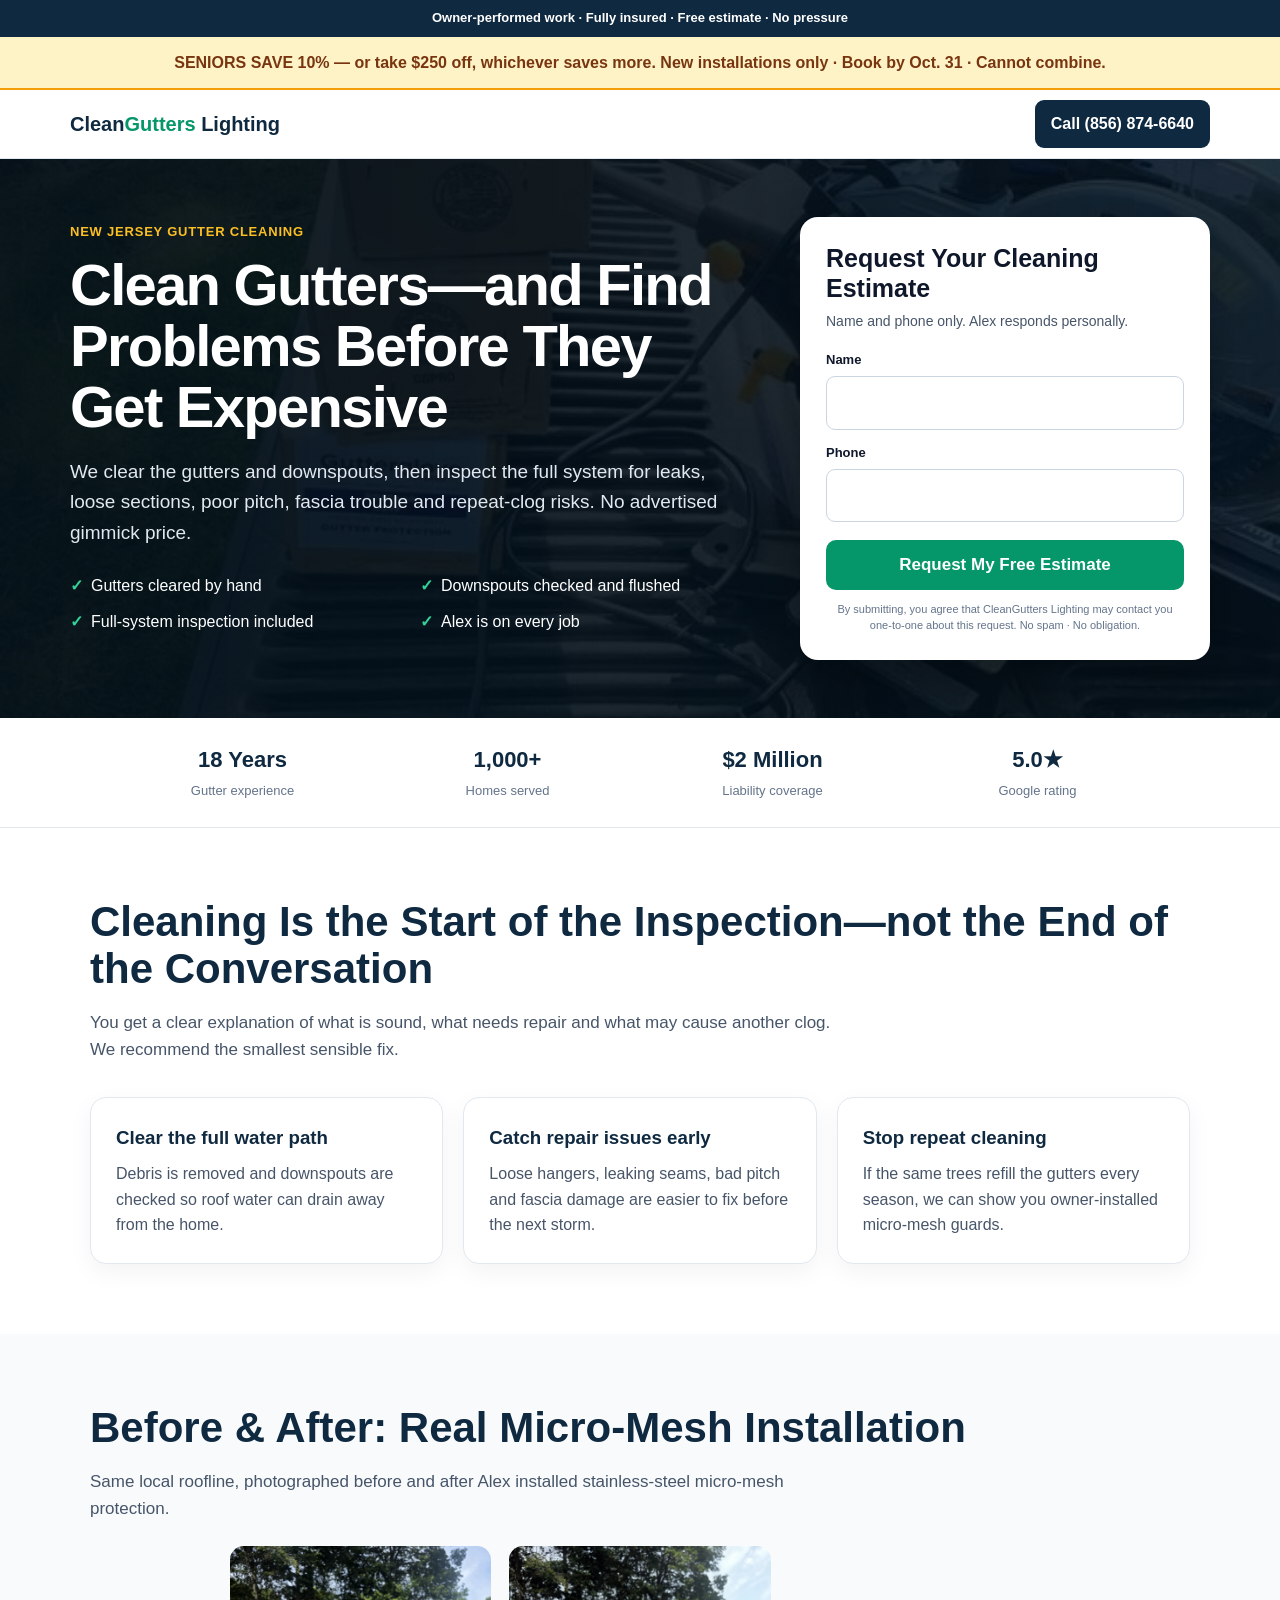
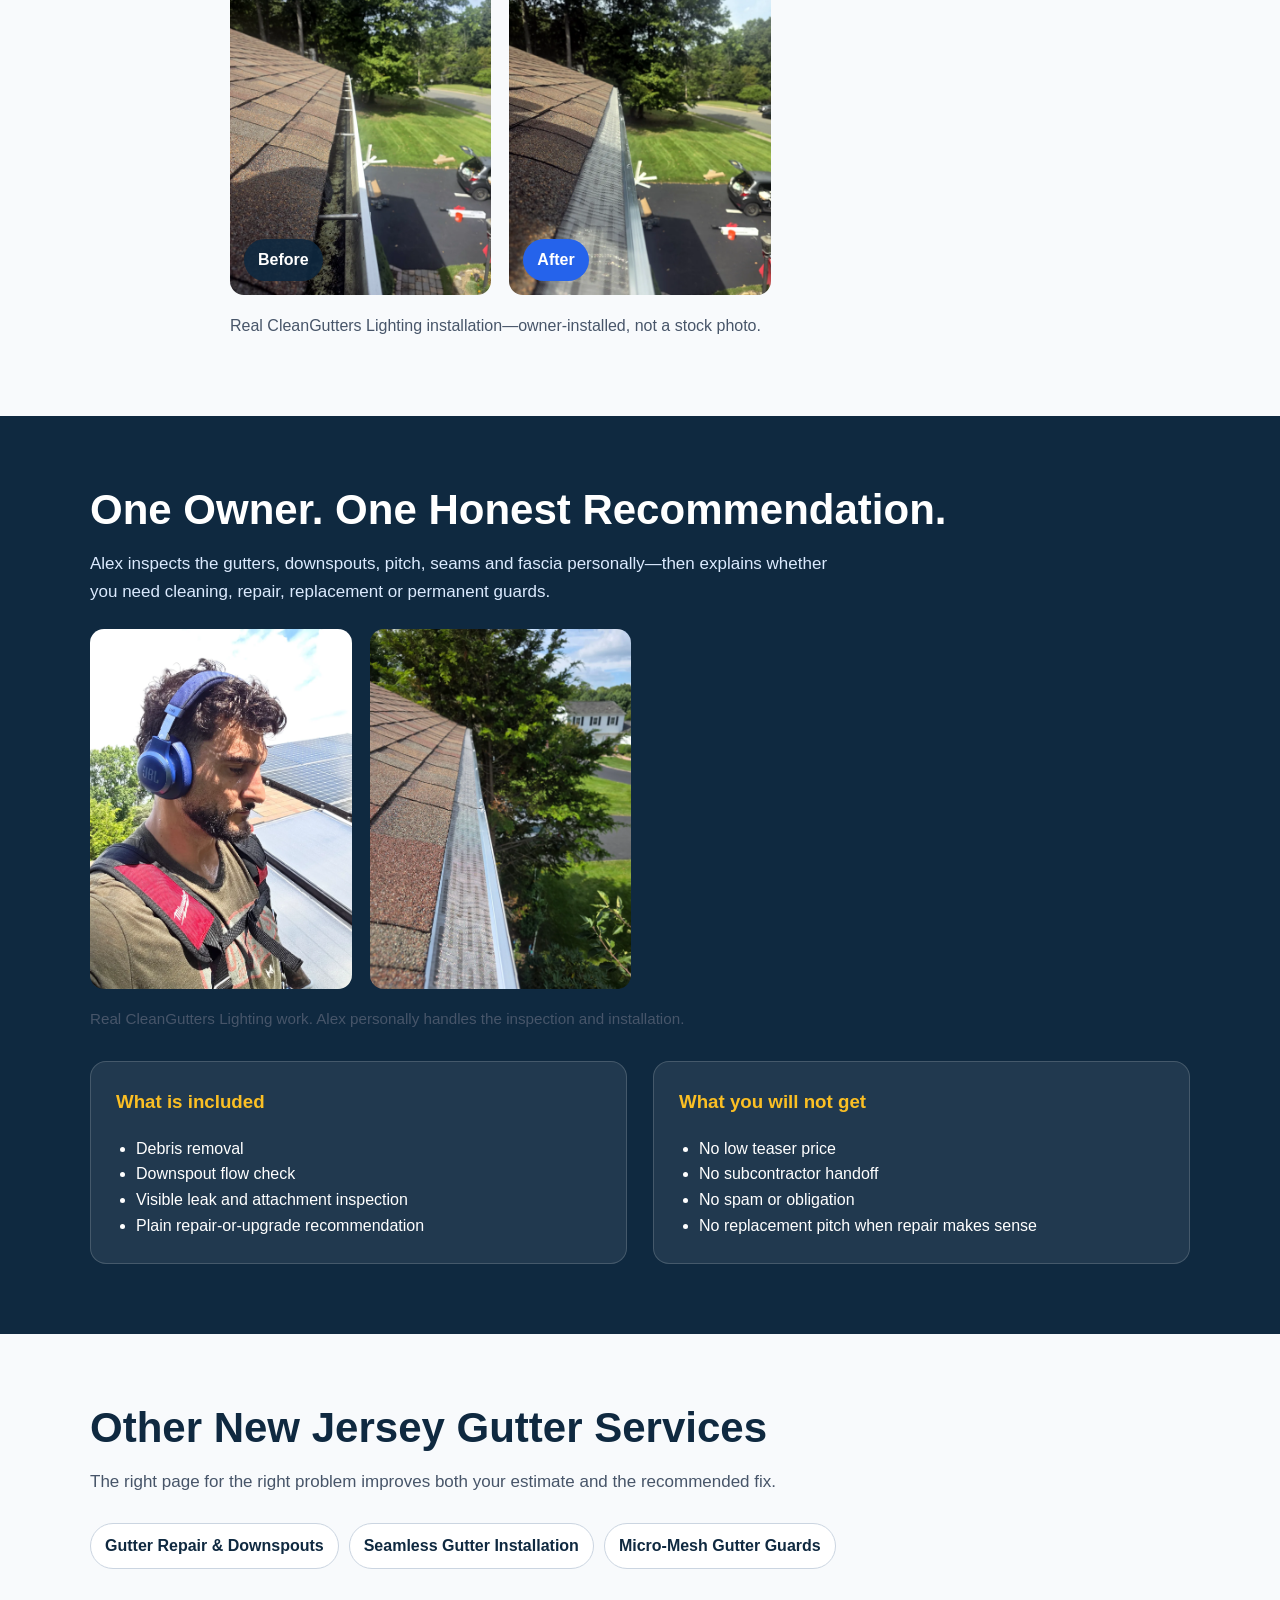
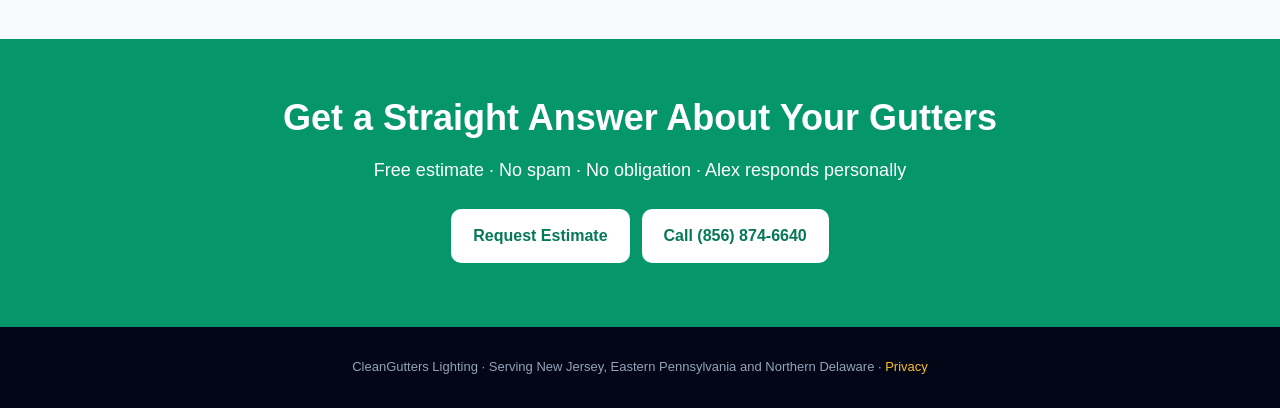
<file: gutter-cleaning/index.html>
<!doctype html><html lang="en"><head><meta charset="utf-8"><meta name="viewport" content="width=device-width,initial-scale=1"><title>New Jersey Gutter Cleaning & Inspection | CleanGutters Lighting</title><meta name="description" content="Professional gutter cleaning and a full gutter-system inspection across New Jersey. Owner-performed work, no teaser price and a free estimate."><meta name="robots" content="noindex, follow"><link rel="canonical" href="https://cleangutters-nj.com/gutter-cleaning/"><link rel="stylesheet" href="/service-page.css"></head><body data-service="gutter-cleaning"><div class="bar">Owner-performed work · Fully insured · Free estimate · No pressure</div><div style="background:#fef3c7;color:#78350f;text-align:center;padding:13px 16px;font-weight:900;font-size:1rem;border-bottom:2px solid #f59e0b">SENIORS SAVE 10% — or take $250 off, whichever saves more. New installations only · Book by Oct. 31 · Cannot combine.</div><header class="header"><div class="header-inner"><a class="brand" href="/">Clean<span>Gutters</span> Lighting</a><a class="phone" href="tel:+18568746640">Call (856) 874-6640</a></div></header><main><section class="hero"><div class="hero-inner"><div><span class="eyebrow">New Jersey Gutter Cleaning</span><h1>Clean Gutters—and Find Problems Before They Get Expensive</h1><p class="lead">We clear the gutters and downspouts, then inspect the full system for leaks, loose sections, poor pitch, fascia trouble and repeat-clog risks. No advertised gimmick price.</p><ul class="checks"><li>Gutters cleared by hand</li><li>Downspouts checked and flushed</li><li>Full-system inspection included</li><li>Alex is on every job</li></ul></div><form class="form-card" data-lead-form data-service="Gutter Cleaning & Inspection"><h2>Request Your Cleaning Estimate</h2><p class="sub">Name and phone only. Alex responds personally.</p><div class="field"><label for="name">Name</label><input id="name" name="name" autocomplete="name" required></div><div class="field"><label for="phone">Phone</label><input id="phone" name="phone" type="tel" autocomplete="tel" required></div><button class="submit" type="submit">Request My Free Estimate</button><p class="status" role="status"></p><p class="fine">By submitting, you agree that CleanGutters Lighting may contact you one-to-one about this request. No spam · No obligation.</p></form></div></section><section class="trust"><div class="trust-inner"><div><strong>18 Years</strong><span>Gutter experience</span></div><div><strong>1,000+</strong><span>Homes served</span></div><div><strong>$2 Million</strong><span>Liability coverage</span></div><div><strong>5.0★</strong><span>Google rating</span></div></div></section><section class="section"><div class="inner"><h2>Cleaning Is the Start of the Inspection—not the End of the Conversation</h2><p class="section-intro">You get a clear explanation of what is sound, what needs repair and what may cause another clog. We recommend the smallest sensible fix.</p><div class="cards"><article class="card"><h3>Clear the full water path</h3><p>Debris is removed and downspouts are checked so roof water can drain away from the home.</p></article><article class="card"><h3>Catch repair issues early</h3><p>Loose hangers, leaking seams, bad pitch and fascia damage are easier to fix before the next storm.</p></article><article class="card"><h3>Stop repeat cleaning</h3><p>If the same trees refill the gutters every season, we can show you owner-installed micro-mesh guards.</p></article></div></div></section><section class="section alt" id="real-guard-before-after"><div class="inner"><h2>Before &amp; After: Real Micro-Mesh Installation</h2><p class="section-intro">Same local roofline, photographed before and after Alex installed stainless-steel micro-mesh protection.</p><figure style="margin:24px auto 8px;display:grid;grid-template-columns:repeat(auto-fit,minmax(240px,1fr));gap:18px;max-width:820px"><div style="position:relative"><picture><source srcset="/images/gutter-guard-before-real-job.webp" type="image/webp"><img src="/images/gutter-guard-before-real-job.jpg" alt="Before gutter guard installation: open gutter on a local home" loading="lazy" width="768" height="1024" style="width:100%;height:auto;border-radius:14px"></picture><strong style="position:absolute;left:14px;bottom:14px;background:rgba(15,41,64,.9);color:#fff;padding:8px 14px;border-radius:999px">Before</strong></div><div style="position:relative"><picture><source srcset="/images/gutter-guard-after-real-job.webp" type="image/webp"><img src="/images/gutter-guard-after-real-job.jpg" alt="After gutter guard installation: micro-mesh fitted to the same roofline" loading="lazy" width="768" height="1024" style="width:100%;height:auto;border-radius:14px"></picture><strong style="position:absolute;left:14px;bottom:14px;background:#2563eb;color:#fff;padding:8px 14px;border-radius:999px">After</strong></div><figcaption style="grid-column:1/-1;color:#475569">Real CleanGutters Lighting installation—owner-installed, not a stock photo.</figcaption></figure></div></section><section class="section proof"><div class="inner"><h2>One Owner. One Honest Recommendation.</h2><p class="section-intro">Alex inspects the gutters, downspouts, pitch, seams and fascia personally—then explains whether you need cleaning, repair, replacement or permanent guards.</p><figure style="margin:24px 0 28px;display:grid;grid-template-columns:repeat(auto-fit,minmax(240px,1fr));gap:18px;align-items:stretch"><picture><source srcset="/images/alex-owner-installing-gutter-guards-upright.webp" type="image/webp"><img src="/images/alex-owner-installing-gutter-guards-upright.jpg" alt="Alex, owner of CleanGutters Lighting, personally working on a local roof" loading="lazy" width="768" height="1024" style="width:100%;height:360px;object-fit:cover;border-radius:14px"></picture><picture><source srcset="/images/gutter-guard-micro-mesh-installed-upright.webp" type="image/webp"><img src="/images/gutter-guard-micro-mesh-installed-upright.jpg" alt="Stainless-steel micro-mesh gutter protection installed on a local home" loading="lazy" width="768" height="1024" style="width:100%;height:360px;object-fit:cover;border-radius:14px"></picture><figcaption style="grid-column:1/-1;color:#475569;font-size:.95rem">Real CleanGutters Lighting work. Alex personally handles the inspection and installation.</figcaption></figure><div class="proof-grid"><div class="proof-box"><h3>What is included</h3><ul><li>Debris removal</li><li>Downspout flow check</li><li>Visible leak and attachment inspection</li><li>Plain repair-or-upgrade recommendation</li></ul></div><div class="proof-box"><h3>What you will not get</h3><ul><li>No low teaser price</li><li>No subcontractor handoff</li><li>No spam or obligation</li><li>No replacement pitch when repair makes sense</li></ul></div></div></div></section><section class="section alt"><div class="inner"><h2>Other New Jersey Gutter Services</h2><p class="section-intro">The right page for the right problem improves both your estimate and the recommended fix.</p><div class="service-links"><a href="/gutter-repair/">Gutter Repair & Downspouts</a><a href="/gutter-installation/">Seamless Gutter Installation</a><a href="/">Micro-Mesh Gutter Guards</a></div></div></section><section class="cta"><h2>Get a Straight Answer About Your Gutters</h2><p>Free estimate · No spam · No obligation · Alex responds personally</p><a href="#top" onclick="document.querySelector('form').scrollIntoView()">Request Estimate</a><a href="tel:+18568746640">Call (856) 874-6640</a></section></main><footer class="footer">CleanGutters Lighting · Serving New Jersey, Eastern Pennsylvania and Northern Delaware · <a href="/privacy.html">Privacy</a></footer><div class="mobile"><a href="tel:+18568746640">Call Now</a><a href="#" onclick="document.querySelector('form').scrollIntoView();return false">Free Estimate</a></div><script src="/service-page.js" defer></script></body></html>
</file>
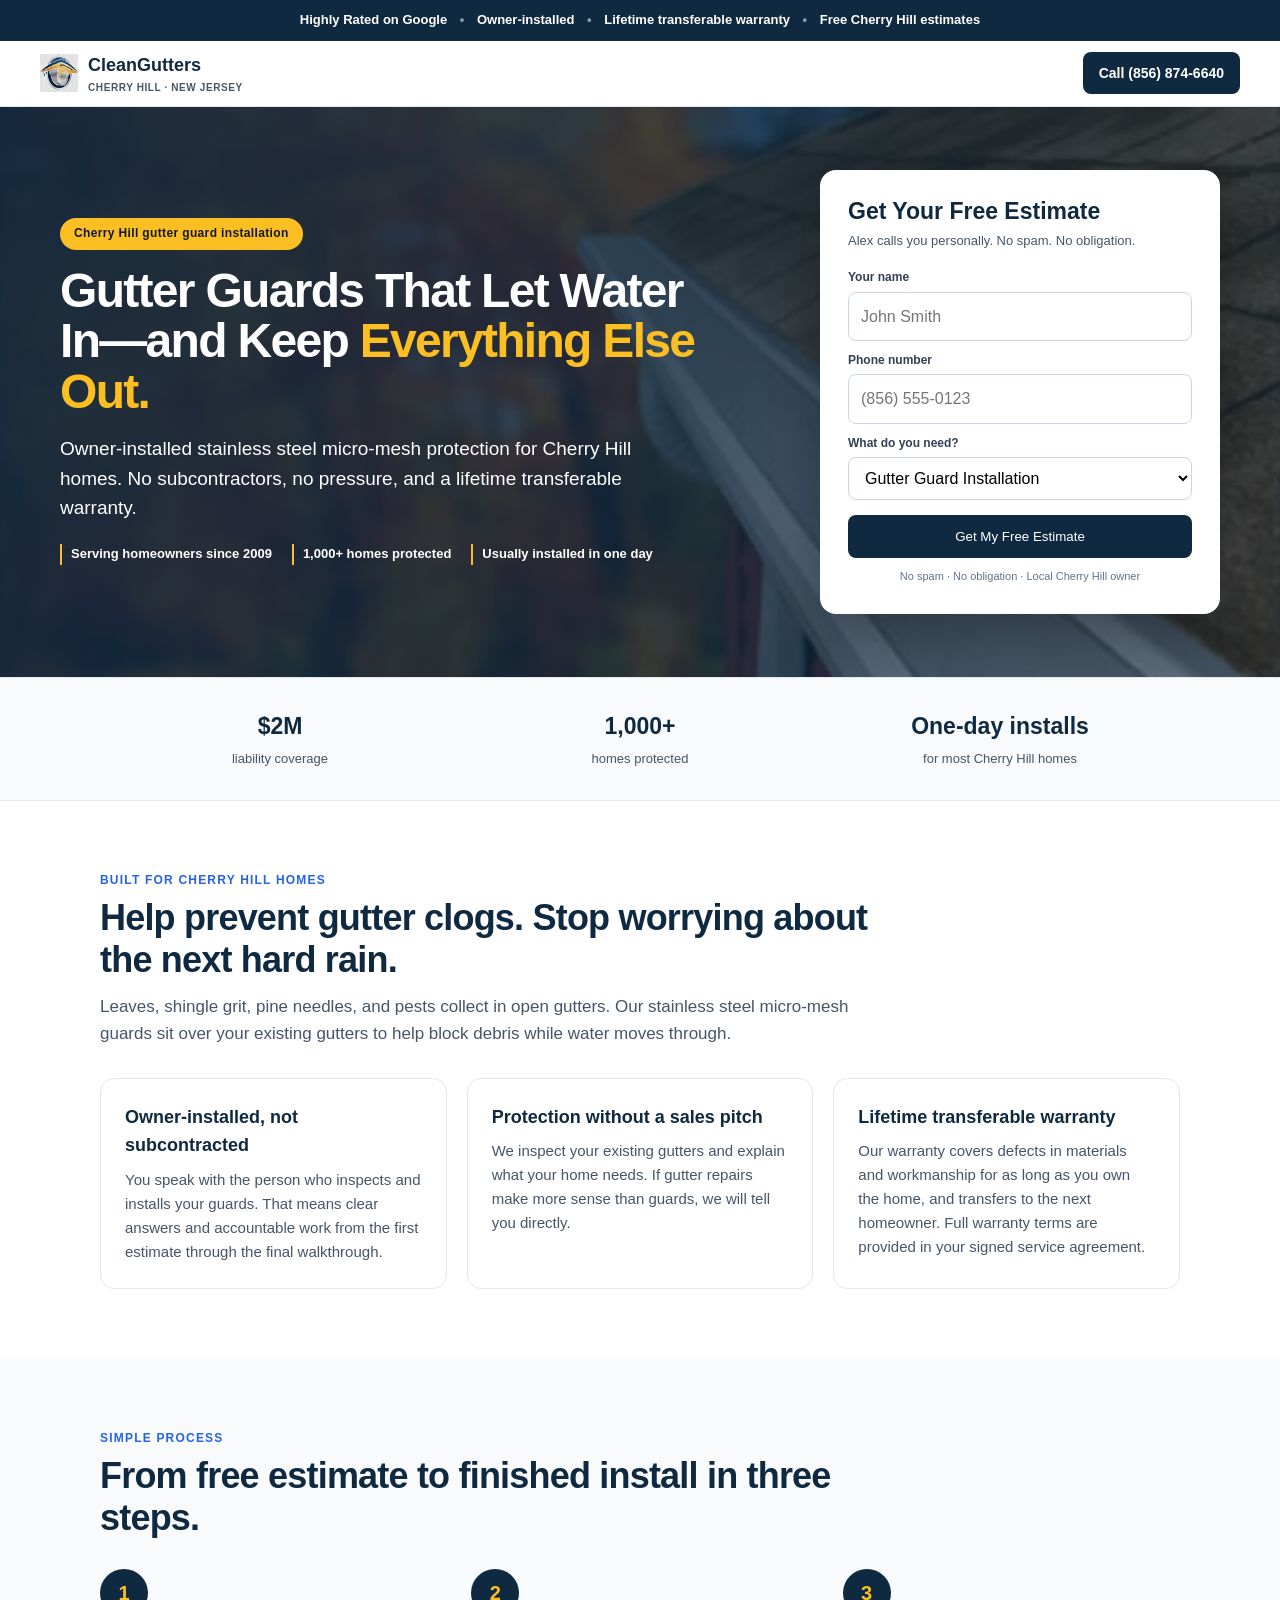
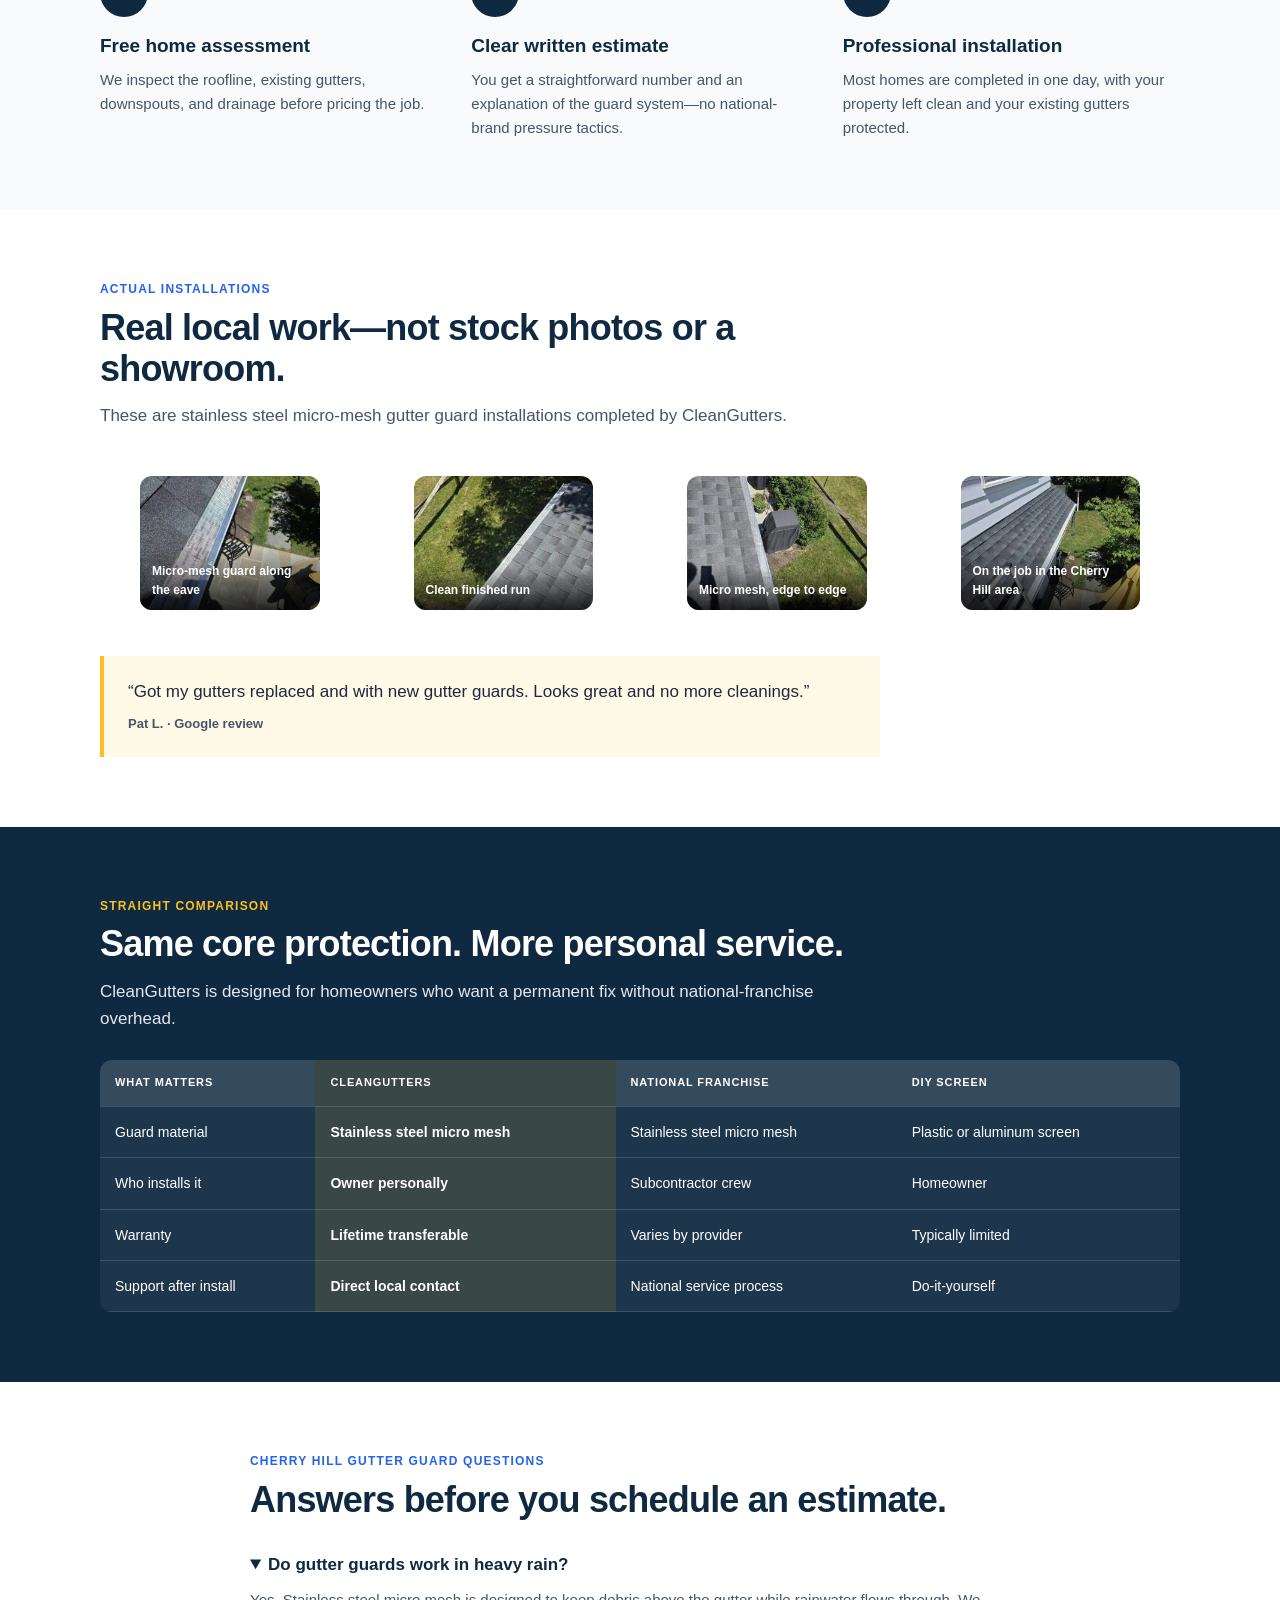
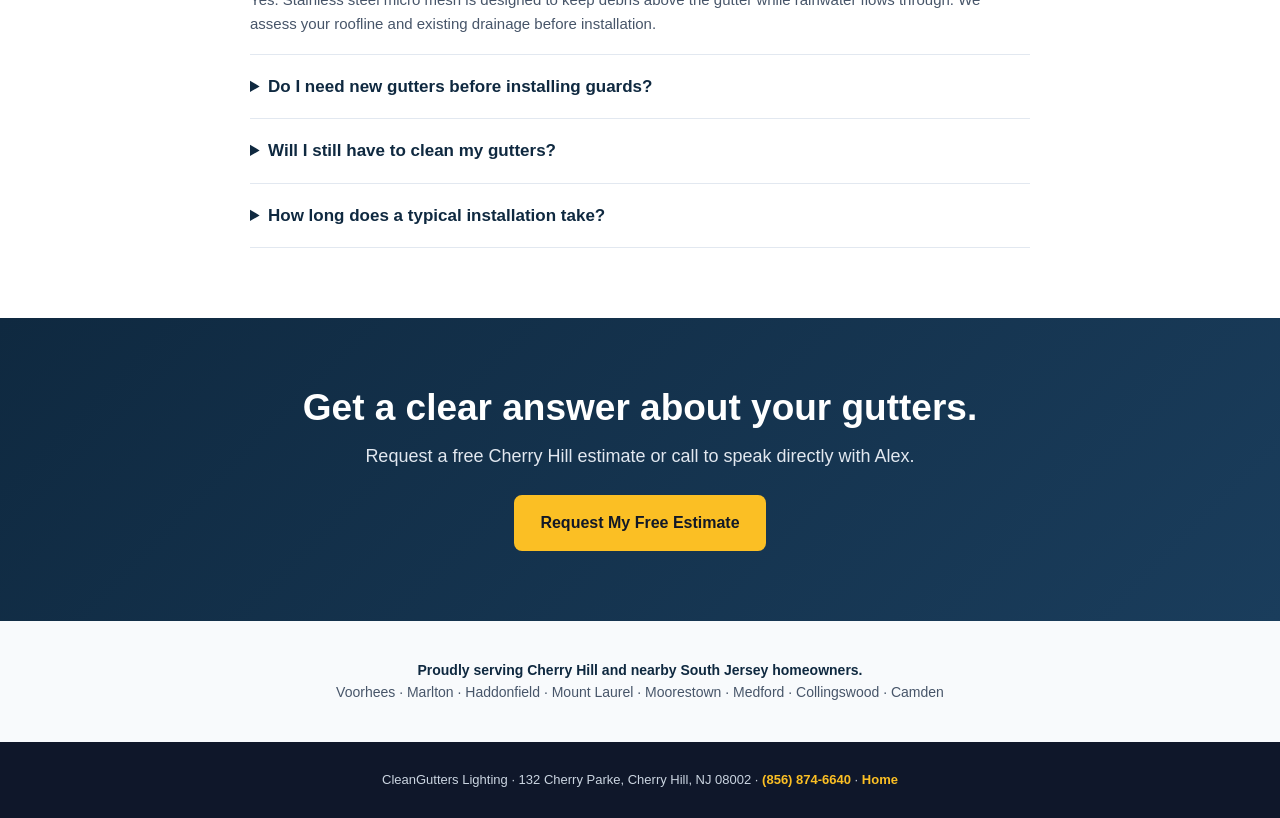
<file: gutter-guard-installation-cherry-hill-nj/index.html>
<!doctype html>
<html lang="en">
<head>
  <meta charset="utf-8">
  <meta name="viewport" content="width=device-width, initial-scale=1">
  <title>Gutter Guard Installation in Cherry Hill, NJ | CleanGutters</title>
  <meta name="description" content="Owner-installed stainless steel micro-mesh gutter guards for Cherry Hill homes. Serving local homeowners since 2009, 1,000+ homes protected, with a lifetime transferable warranty. Free estimate.">
  <meta name="robots" content="noindex,follow">
  <link rel="canonical" href="https://cleangutters-nj.com/gutter-guard-installation-cherry-hill-nj/">
  <link rel="preload" as="image" href="/images/hero.webp" fetchpriority="high">
  <style>
    :root{--navy:#0f2940;--navy2:#1a3d5c;--gold:#fbbf24;--gold2:#d97706;--blue:#2563eb;--ink:#1e293b;--muted:#475569;--paper:#f8fafc;--line:#e2e8f0;--white:#fff;--green:#166534}*{box-sizing:border-box}html{scroll-behavior:smooth}body{margin:0;font-family:Inter,-apple-system,BlinkMacSystemFont,"Segoe UI",Roboto,Arial,sans-serif;color:var(--ink);line-height:1.6;background:var(--white)}img{display:block;max-width:100%;height:auto}a{text-decoration:none;color:inherit}.skip{position:absolute;left:-9999px}.trust{background:var(--navy);color:var(--white);font-size:13px;padding:10px 16px;text-align:center;font-weight:700}.trust span{opacity:.55;padding:0 9px}.nav{height:66px;padding:0 20px;display:flex;align-items:center;justify-content:space-between;border-bottom:1px solid var(--line);background:#fff;position:sticky;top:0;z-index:5}.nav-inner{width:1200px;margin:auto;display:flex;align-items:center;justify-content:space-between}.brand{display:flex;gap:10px;align-items:center;font-size:18px;font-weight:800;color:var(--navy)}.brand img{width:38px;height:38px}.brand small{display:block;color:var(--muted);font-weight:600;font-size:10px;letter-spacing:.06em;text-transform:uppercase}.call{background:var(--navy);color:#fff;font-weight:800;font-size:14px;border-radius:8px;padding:10px 16px}.hero{min-height:570px;display:grid;place-items:center;position:relative;color:#fff;overflow:hidden}.hero:before{content:"";position:absolute;inset:0;background:linear-gradient(105deg,rgba(15,41,64,.93),rgba(15,41,64,.6));z-index:1}.hero>img{position:absolute;inset:0;width:100%;height:100%;object-fit:cover}.hero-inner{width:min(1200px,100%);padding:56px 20px;display:grid;grid-template-columns:minmax(0,1fr) 400px;gap:50px;align-items:center;position:relative;z-index:2}.eyebrow{display:inline-block;background:var(--gold);color:#111827;border-radius:50px;padding:6px 14px;font-size:12px;font-weight:800;letter-spacing:.03em;margin:0 0 16px}.hero h1{font-size:48px;line-height:1.06;letter-spacing:-1.7px;max-width:660px;margin:0 0 16px}.hero h1 em{font-style:normal;color:var(--gold)}.hero-copy{font-size:19px;line-height:1.55;max-width:620px;margin:0 0 22px}.proof{display:flex;gap:20px;flex-wrap:wrap;font-size:13px;font-weight:800}.proof div{border-left:2px solid var(--gold);padding-left:9px}.card{background:#fff;color:var(--ink);border-radius:16px;padding:28px;box-shadow:0 20px 50px rgba(0,0,0,.28)}.card h2{font-size:23px;line-height:1.2;color:var(--navy);margin:0 0 5px}.card .sub{font-size:13px;color:var(--muted);margin:0 0 17px}.card label{display:block;font-size:12px;color:#334155;font-weight:800;margin:10px 0 4px}.card input,.card select{width:100%;font:inherit;border:1.5px solid #cbd5e1;border-radius:8px;padding:11px 12px;background:#fff}.card input:focus,.card select:focus{outline:3px solid rgba(37,99,235,.15);border-color:var(--blue)}button{width:100%;margin-top:15px;border:0;border-radius:8px;background:var(--navy);color:#fff;font:800 16px inherit;padding:14px;cursor:pointer}.fine{font-size:11px!important;text-align:center;color:#64748b!important;margin:10px 0 0!important}.success{display:none;text-align:center;padding:22px 3px}.success h3{font-size:24px;color:var(--green);margin:0 0 8px}.success p{font-size:14px;margin:0;color:var(--muted)}.kpis{background:var(--paper);border-block:1px solid var(--line)}.kpis-inner{width:min(1100px,100%);margin:auto;padding:30px 20px;display:grid;grid-template-columns:repeat(3,1fr);gap:20px;text-align:center}.kpi strong{display:block;color:var(--navy);font-size:23px}.kpi span{font-size:13px;color:var(--muted)}.section{width:min(1120px,100%);margin:auto;padding:70px 20px}.tag{font-size:12px;font-weight:800;letter-spacing:.1em;text-transform:uppercase;color:var(--blue);margin:0 0 7px}.section h2{font-size:36px;line-height:1.15;letter-spacing:-.8px;color:var(--navy);margin:0 0 13px;max-width:780px}.lead{font-size:17px;color:var(--muted);max-width:760px;margin:0}.grid{display:grid;grid-template-columns:repeat(3,1fr);gap:20px;margin-top:30px}.box{border:1px solid var(--line);border-radius:14px;padding:24px;background:#fff}.box h3{font-size:18px;color:var(--navy);margin:0 0 8px}.box p{font-size:15px;color:var(--muted);margin:0}.process{background:var(--paper)}.steps{display:grid;grid-template-columns:repeat(3,1fr);gap:34px;margin-top:31px}.step{position:relative}.num{display:grid;place-items:center;width:48px;height:48px;border-radius:50%;background:var(--navy);color:var(--gold);font-size:20px;font-weight:900;margin-bottom:14px}.step h3{font-size:19px;color:var(--navy);margin:0 0 7px}.step p{font-size:15px;color:var(--muted);margin:0}.gallery{display:grid;grid-template-columns:repeat(4,1fr);gap:14px;margin-top:30px}.photo{border-radius:12px;overflow:hidden;aspect-ratio:4/3;position:relative;background:#cbd5e1}.photo img{width:100%;height:100%;object-fit:cover}.photo span{position:absolute;inset:auto 0 0;padding:13px 12px 10px;background:linear-gradient(transparent,rgba(0,0,0,.8));color:#fff;font-size:12px;font-weight:700}.compare{background:var(--navy);color:#fff}.compare .tag{color:var(--gold)}.compare h2{color:#fff}.compare .lead{color:#e2e8f0}.table-wrap{margin-top:28px;overflow-x:auto;border-radius:12px}.compare table{width:100%;min-width:680px;border-collapse:collapse;font-size:14px;background:rgba(255,255,255,.06)}.compare th,.compare td{padding:14px 15px;border-bottom:1px solid rgba(255,255,255,.14);text-align:left}.compare th{font-size:11px;text-transform:uppercase;letter-spacing:.08em;background:rgba(255,255,255,.1)}.compare th:nth-child(2),.compare td:nth-child(2){background:rgba(251,191,36,.13);font-weight:800}.review{border-left:4px solid var(--gold);background:#fff9e7;margin-top:30px;padding:22px 24px;max-width:780px}.review p{font-size:17px;margin:0}.review strong{display:block;font-size:13px;color:var(--muted);margin-top:9px}.faq{max-width:820px}.faq details{border-bottom:1px solid var(--line);padding:18px 0}.faq summary{cursor:pointer;color:var(--navy);font-size:17px;font-weight:800}.faq details p{color:var(--muted);font-size:15px;margin:10px 0 0}.cta{background:linear-gradient(135deg,var(--navy),var(--navy2));color:#fff;text-align:center;padding:70px 20px}.cta h2{font-size:37px;line-height:1.1;margin:0}.cta p{font-size:18px;max-width:620px;margin:14px auto 24px;color:#e2e8f0}.cta a{display:inline-block;border-radius:8px;background:var(--gold);color:#111827;font-weight:900;padding:15px 26px}.local{background:#f8fafc;text-align:center;padding:38px 20px;color:#475569;font-size:14px}.local strong{color:var(--navy)}.footer{background:#0f172a;color:#cbd5e1;text-align:center;font-size:13px;padding:28px 20px}.footer a{color:var(--gold);font-weight:700}.mobile{display:none}@media(max-width:800px){.trust span{display:none}.nav{height:59px;padding:0 12px}.brand{font-size:15px}.brand img{width:33px;height:33px}.call{padding:8px 10px;font-size:12px}.hero{min-height:auto}.hero-inner{grid-template-columns:1fr;padding:27px 16px 35px;gap:20px}.hero h1{font-size:34px;letter-spacing:-1px}.hero-copy{font-size:16px}.card{order:-1;padding:22px}.kpis-inner,.grid,.steps{grid-template-columns:1fr}.kpis-inner{gap:16px;padding:25px 20px}.section{padding:50px 16px}.section h2{font-size:29px}.gallery{grid-template-columns:1fr 1fr}.photo span{font-size:11px}.cta h2{font-size:30px}.mobile{display:flex;gap:8px;position:fixed;bottom:0;left:0;right:0;z-index:10;padding:10px 14px;background:var(--navy);box-shadow:0 -4px 15px rgba(0,0,0,.2)}.mobile a{flex:1;padding:12px 8px;border-radius:7px;text-align:center;font-size:13px;font-weight:900}.mobile .mcall{color:#fff;border:1px solid rgba(255,255,255,.35)}.mobile .mform{background:var(--gold);color:#111827}body{padding-bottom:66px}}
  </style>
  <script>
    window.dataLayer=window.dataLayer||[];function gtag(){dataLayer.push(arguments)}gtag('js',new Date());gtag('config','AW-18146670851',{send_page_view:false});gtag('config','G-E7NG44429T');
    (function(){var s=document.createElement('script');s.async=true;s.src='https://www.googletagmanager.com/gtag/js?id=AW-18146670851';document.head.appendChild(s)})();
  </script>
  <script type="application/ld+json">
  {"@context":"https://schema.org","@type":"WebPage","@id":"https://cleangutters-nj.com/gutter-guard-installation-cherry-hill-nj/#webpage","url":"https://cleangutters-nj.com/gutter-guard-installation-cherry-hill-nj/","name":"Gutter Guard Installation in Cherry Hill, NJ","about":{"@type":"Service","name":"Gutter Guard Installation","provider":{"@id":"https://cleangutters-nj.com/#business"},"areaServed":{"@type":"City","name":"Cherry Hill"}}}
  </script>
</head>
<body>
  <a class="skip" href="#estimate">Skip to estimate form</a>
  <div class="trust">Highly Rated on Google <span>•</span> Owner-installed <span>•</span> Lifetime transferable warranty <span>•</span> Free Cherry Hill estimates</div>
  <header class="nav"><div class="nav-inner"><a class="brand" href="/"><img src="/images/logo.webp" alt="CleanGutters professional gutter guard installation"><span>CleanGutters<small>Cherry Hill · New Jersey</small></span></a><a class="call" href="tel:8568746640">Call (856) 874-6640</a></div></header>
  <main>
    <section class="hero">
      <img src="/images/hero.webp" alt="Completed stainless steel micro-mesh gutter guard installation on a Cherry Hill area home" width="1200" height="900">
      <div class="hero-inner">
        <div>
          <p class="eyebrow">Cherry Hill gutter guard installation</p>
          <h1>Gutter Guards That Let Water In—and Keep <em>Everything Else Out.</em></h1>
          <p class="hero-copy">Owner-installed stainless steel micro-mesh protection for Cherry Hill homes. No subcontractors, no pressure, and a lifetime transferable warranty.</p>
          <div class="proof"><div>Serving homeowners since 2009</div><div>1,000+ homes protected</div><div>Usually installed in one day</div></div>
        </div>
        <aside class="card" id="estimate">
          <h2>Get Your Free Estimate</h2><p class="sub">Alex calls you personally. No spam. No obligation.</p>
          <form id="leadForm"><label for="name">Your name</label><input id="name" name="name" autocomplete="name" required placeholder="John Smith"><label for="phone">Phone number</label><input id="phone" name="phone" type="tel" inputmode="tel" autocomplete="tel" required placeholder="(856) 555-0123"><label for="service">What do you need?</label><select id="service" name="service" required><option value="gutter-protection">Gutter Guard Installation</option><option value="gutter-cleaning">Gutter Cleaning</option><option value="gutter-repair">Gutter Repair</option><option value="new-gutters">New Gutters</option></select><input type="hidden" name="landingPage" value="gutter-guard-installation-cherry-hill-nj"><button type="submit">Get My Free Estimate</button><p class="fine">No spam · No obligation · Local Cherry Hill owner</p></form>
          <div id="formSuccess" class="success"><h3>Request received.</h3><p>Alex will call you soon. Need help sooner? <a href="tel:8568746640"><strong>(856) 874-6640</strong></a></p></div>
        </aside>
      </div>
    </section>
    <section class="kpis"><div class="kpis-inner"><div class="kpi"><strong>$2M</strong><span>liability coverage</span></div><div class="kpi"><strong>1,000+</strong><span>homes protected</span></div><div class="kpi"><strong>One-day installs</strong><span>for most Cherry Hill homes</span></div></div></section>
    <section class="section"><p class="tag">Built for Cherry Hill homes</p><h2>Help prevent gutter clogs. Stop worrying about the next hard rain.</h2><p class="lead">Leaves, shingle grit, pine needles, and pests collect in open gutters. Our stainless steel micro-mesh guards sit over your existing gutters to help block debris while water moves through.</p><div class="grid"><article class="box"><h3>Owner-installed, not subcontracted</h3><p>You speak with the person who inspects and installs your guards. That means clear answers and accountable work from the first estimate through the final walkthrough.</p></article><article class="box"><h3>Protection without a sales pitch</h3><p>We inspect your existing gutters and explain what your home needs. If gutter repairs make more sense than guards, we will tell you directly.</p></article><article class="box"><h3>Lifetime transferable warranty</h3><p>Our warranty covers defects in materials and workmanship for as long as you own the home, and transfers to the next homeowner. Full warranty terms are provided in your signed service agreement.</p></article></div></section>
    <section class="process"><div class="section"><p class="tag">Simple process</p><h2>From free estimate to finished install in three steps.</h2><div class="steps"><article class="step"><div class="num">1</div><h3>Free home assessment</h3><p>We inspect the roofline, existing gutters, downspouts, and drainage before pricing the job.</p></article><article class="step"><div class="num">2</div><h3>Clear written estimate</h3><p>You get a straightforward number and an explanation of the guard system—no national-brand pressure tactics.</p></article><article class="step"><div class="num">3</div><h3>Professional installation</h3><p>Most homes are completed in one day, with your property left clean and your existing gutters protected.</p></article></div></div></section>
    <section class="section"><p class="tag">Actual installations</p><h2>Real local work—not stock photos or a showroom.</h2><p class="lead">These are stainless steel micro-mesh gutter guard installations completed by CleanGutters.</p><div class="gallery"><figure class="photo"><img src="/images/realwork-1.webp" alt="Stainless steel gutter guard installed along a roof eave"><span>Micro-mesh guard along the eave</span></figure><figure class="photo"><img src="/images/realwork-2.webp" alt="Finished gutter guard installation on a local home"><span>Clean finished run</span></figure><figure class="photo"><img src="/images/realwork-3.webp" alt="Micro-mesh gutter guard detail on installed gutter"><span>Micro mesh, edge to edge</span></figure><figure class="photo"><img src="/images/realwork-4.webp" alt="Gutter guard installation in progress in the Cherry Hill area"><span>On the job in the Cherry Hill area</span></figure></div><div class="review"><p>“Got my gutters replaced and with new gutter guards. Looks great and no more cleanings.”</p><strong>Pat L. · Google review</strong></div></section>
    <section class="compare"><div class="section"><p class="tag">Straight comparison</p><h2>Same core protection. More personal service.</h2><p class="lead">CleanGutters is designed for homeowners who want a permanent fix without national-franchise overhead.</p><div class="table-wrap"><table><thead><tr><th>What matters</th><th>CleanGutters</th><th>National franchise</th><th>DIY screen</th></tr></thead><tbody><tr><td>Guard material</td><td>Stainless steel micro mesh</td><td>Stainless steel micro mesh</td><td>Plastic or aluminum screen</td></tr><tr><td>Who installs it</td><td>Owner personally</td><td>Subcontractor crew</td><td>Homeowner</td></tr><tr><td>Warranty</td><td>Lifetime transferable</td><td>Varies by provider</td><td>Typically limited</td></tr><tr><td>Support after install</td><td>Direct local contact</td><td>National service process</td><td>Do-it-yourself</td></tr></tbody></table></div></div></section>
    <section class="section faq"><p class="tag">Cherry Hill gutter guard questions</p><h2>Answers before you schedule an estimate.</h2><details open><summary>Do gutter guards work in heavy rain?</summary><p>Yes. Stainless steel micro mesh is designed to keep debris above the gutter while rainwater flows through. We assess your roofline and existing drainage before installation.</p></details><details><summary>Do I need new gutters before installing guards?</summary><p>Not necessarily. During your free assessment, we inspect the condition and pitch of your existing gutters and explain if repairs are needed first.</p></details><details><summary>Will I still have to clean my gutters?</summary><p>The micro-mesh system is designed to help block leaves, roof grit, and other debris from entering the gutter channel, which can reduce the need for frequent gutter cleaning.</p></details><details><summary>How long does a typical installation take?</summary><p>Most homes are completed in one day. We confirm timing after the home assessment and written estimate.</p></details></section>
    <section class="cta"><h2>Get a clear answer about your gutters.</h2><p>Request a free Cherry Hill estimate or call to speak directly with Alex.</p><a href="#estimate">Request My Free Estimate</a></section>
    <section class="local"><strong>Proudly serving Cherry Hill and nearby South Jersey homeowners.</strong><br>Voorhees · Marlton · Haddonfield · Mount Laurel · Moorestown · Medford · Collingswood · Camden</section>
  </main>
  <footer class="footer">CleanGutters Lighting · 132 Cherry Parke, Cherry Hill, NJ 08002 · <a href="tel:8568746640">(856) 874-6640</a> · <a href="/">Home</a></footer>
  <div class="mobile"><a class="mcall" href="tel:8568746640">Call Now</a><a class="mform" href="#estimate">Free Estimate</a></div>
  <script>
    function cleanPageUrl(){try{var u=new URL(location.href);Array.from(u.searchParams.keys()).forEach(function(k){if(k.includes('netlify.app')||u.searchParams.get(k).includes('netlify.app'))u.searchParams.delete(k)});return u.toString()}catch(e){return location.href}}
    document.getElementById('leadForm').addEventListener('submit',async function(e){e.preventDefault();var form=this,btn=form.querySelector('button'),label=btn.textContent;btn.textContent='Sending…';btn.disabled=true;try{var data=Object.fromEntries(new FormData(form));var r=await fetch('https://aautomated-gutterleads.agents.runlobster.com/hooks/leads',{method:'POST',headers:{'Content-Type':'application/json'},body:JSON.stringify(Object.assign({},data,{pageUrl:cleanPageUrl()}))});var result=await r.json();if(!r.ok||!result.success)throw new Error('Lead submission failed');form.style.display='none';document.getElementById('formSuccess').style.display='block';if(!new URLSearchParams(location.search).has('test')){gtag('event','conversion',{send_to:'AW-18146670851/HZx0COTCwqocEIPygM1D',value:150,currency:'USD'});gtag('event','ads_conversion_Submit_lead_form_1')}}catch(err){alert('Thanks for your interest. Please call us directly at (856) 874-6640.');form.reset()}finally{btn.textContent=label;btn.disabled=false}});
    document.querySelectorAll('a[href^="tel:"]').forEach(function(a){a.addEventListener('click',function(){if(!new URLSearchParams(location.search).has('test')){gtag('event','phone_call_click');gtag('event','conversion',{send_to:'AW-18146670851/WkdfCOaV080cEIPygM1D'})}})});
  </script>
</body>
</html>
</file>
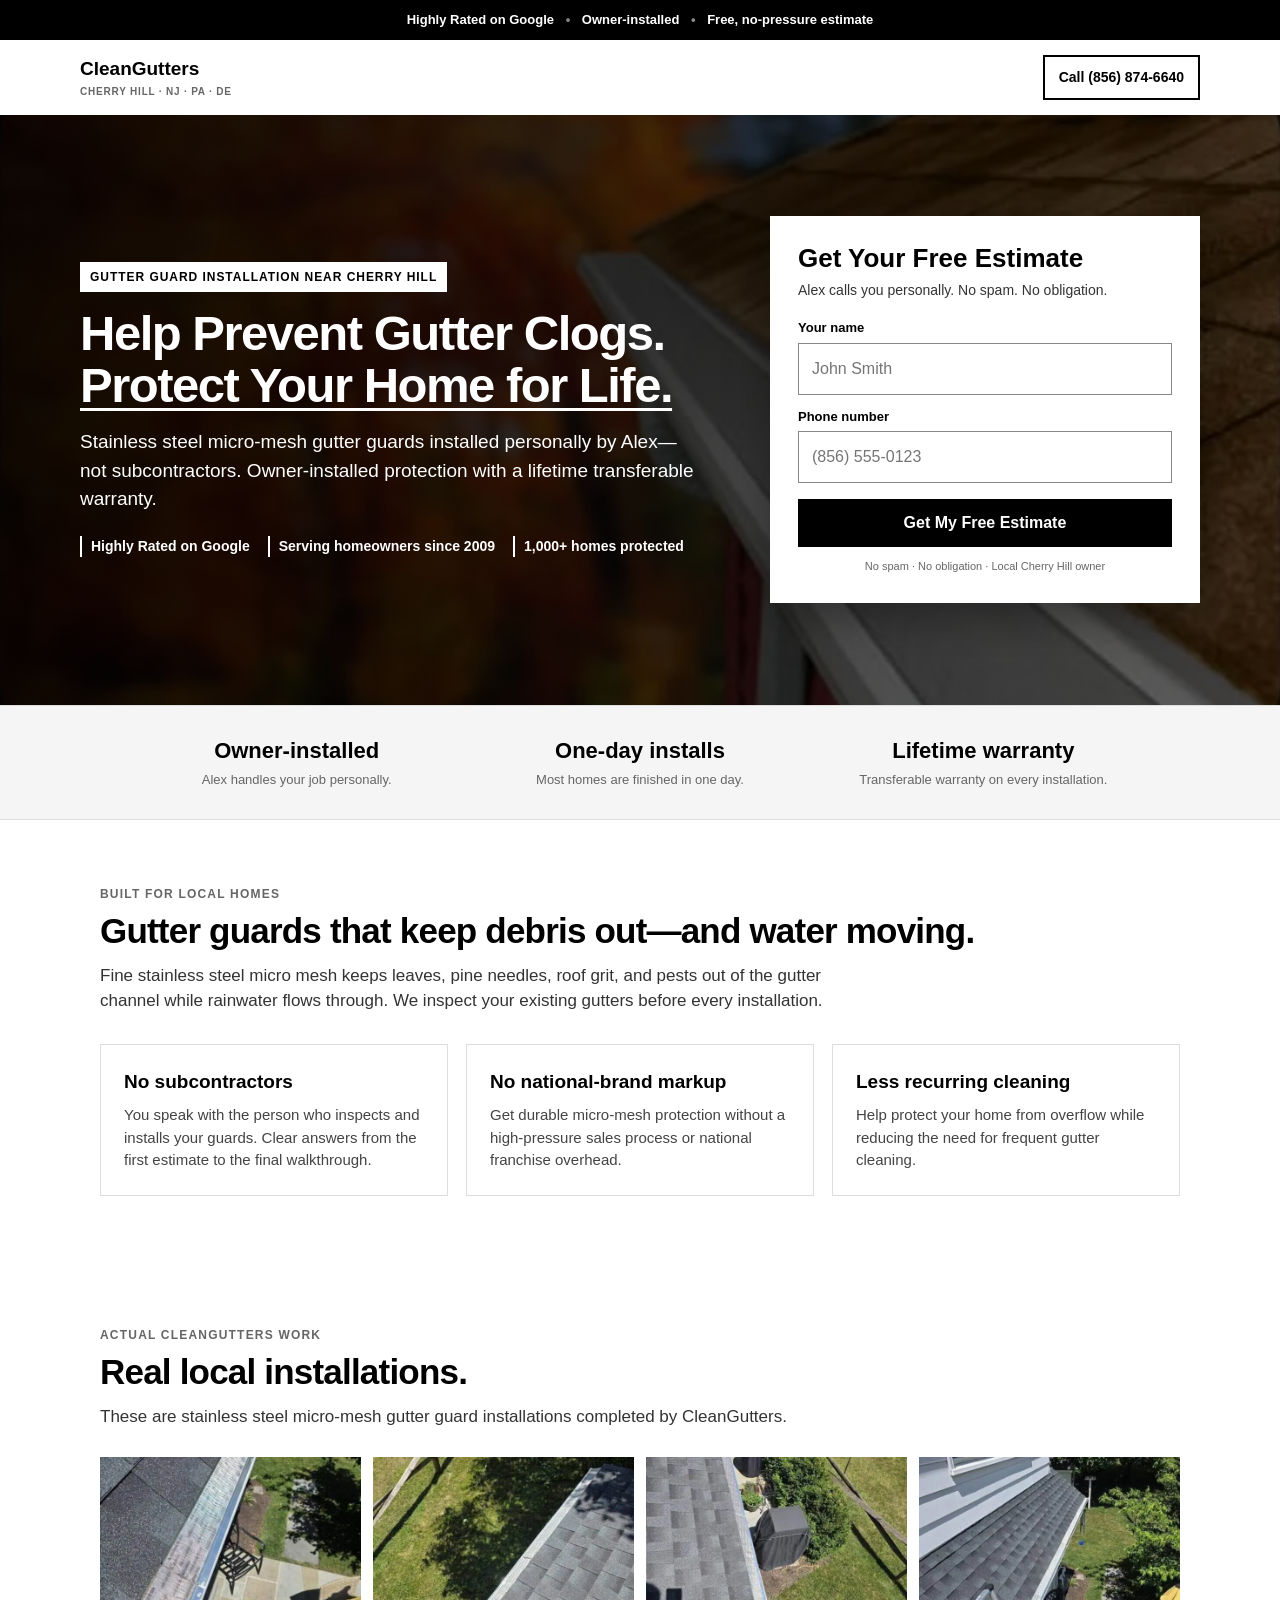
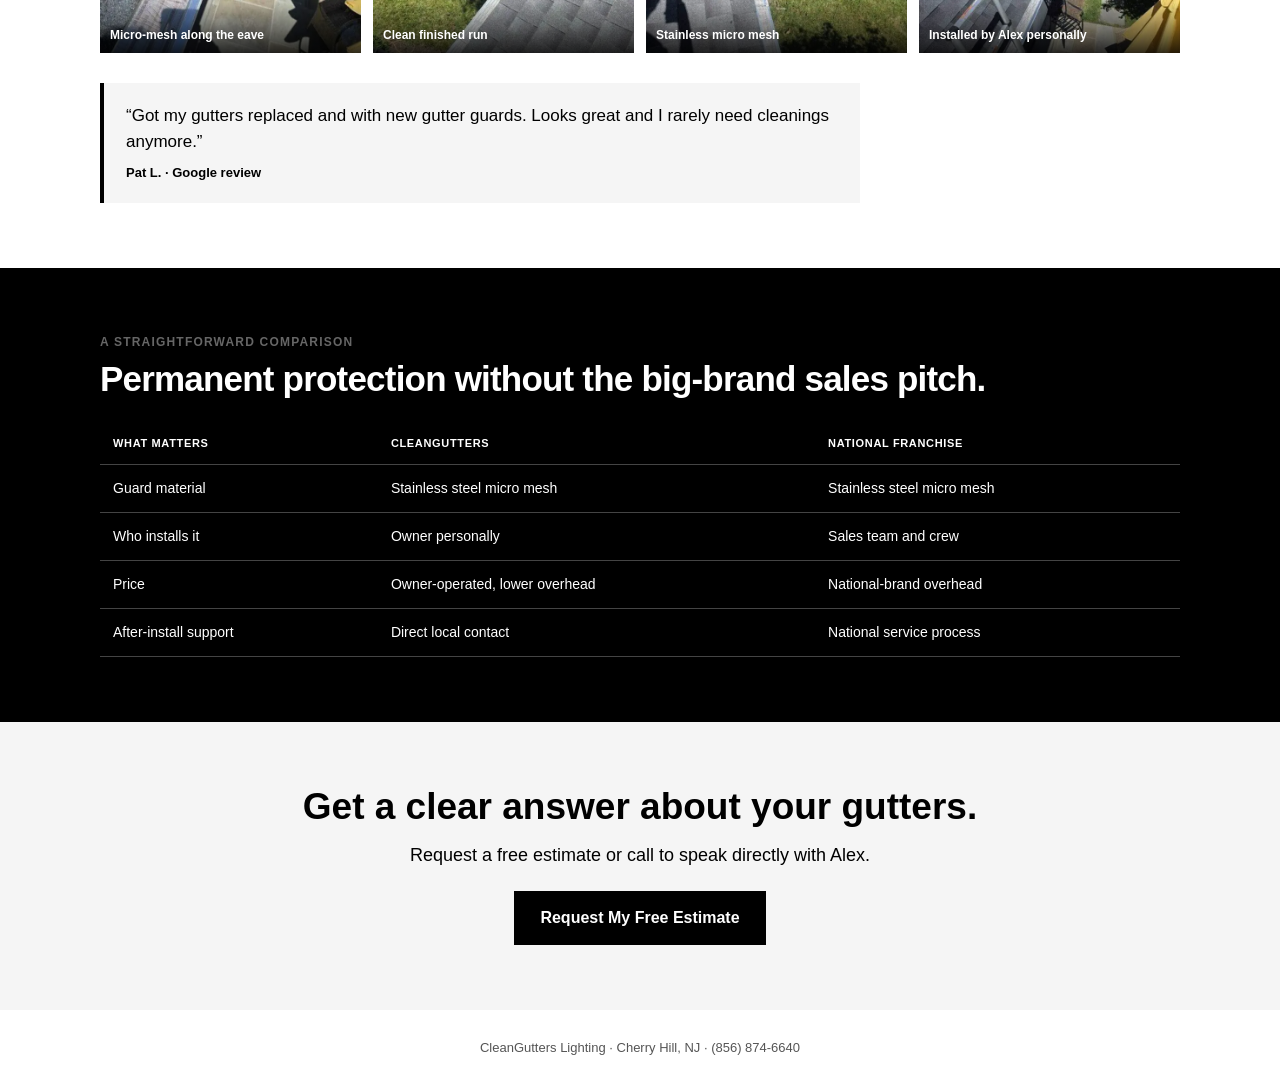
<file: gutter-guard-installation-near-cherry-hill/index.html>
<!doctype html>
<html lang="en">
<head>
  <meta charset="utf-8">
  <meta name="viewport" content="width=device-width, initial-scale=1">
  <title>Gutter Guard Installation Near Cherry Hill | Free Estimate</title>
  <meta name="description" content="Owner-installed stainless steel micro-mesh gutter guards near Cherry Hill. Highly rated on Google. Free, no-pressure estimate.">
  <meta name="robots" content="noindex,follow">
  <link rel="canonical" href="https://cleangutters-nj.com/gutter-guard-installation-near-cherry-hill/">
  <link rel="preload" as="image" href="/images/hero.webp" fetchpriority="high">
  <style>
    :root{--ink:#000;--paper:#fff;--muted:#666;--soft:#f5f5f5;--line:#ddd}*{box-sizing:border-box}html{scroll-behavior:smooth}body{margin:0;color:var(--ink);background:var(--paper);font-family:Arial,Helvetica,sans-serif;line-height:1.5}a{color:inherit;text-decoration:none}img{display:block;max-width:100%}.bar{background:#000;color:#fff;text-align:center;font-size:13px;font-weight:700;padding:10px 16px}.bar span{opacity:.55;padding:0 8px}.nav{max-width:1160px;margin:auto;padding:15px 20px;display:flex;align-items:center;justify-content:space-between}.brand{font-size:19px;font-weight:800}.brand small{display:block;color:var(--muted);font-size:10px;letter-spacing:.08em;text-transform:uppercase}.phone{border:2px solid #000;font-size:14px;font-weight:800;padding:10px 14px}.hero{position:relative;min-height:590px;color:#fff;background:#222;overflow:hidden}.hero:before{content:"";position:absolute;inset:0;background:linear-gradient(90deg,rgba(0,0,0,.9),rgba(0,0,0,.56));z-index:1}.hero>img{position:absolute;width:100%;height:100%;object-fit:cover}.hero-in{position:relative;z-index:2;max-width:1160px;margin:auto;display:grid;grid-template-columns:1.15fr .78fr;gap:56px;align-items:center;min-height:590px;padding:46px 20px}.eyebrow{display:inline-block;background:#fff;color:#000;font-size:12px;font-weight:800;letter-spacing:.08em;padding:6px 10px;text-transform:uppercase;margin:0 0 16px}.hero h1{font-size:49px;line-height:1.05;letter-spacing:-1.5px;margin:0 0 17px;max-width:650px}.hero h1 em{font-style:normal;text-decoration:underline;text-decoration-thickness:3px;text-underline-offset:6px}.hero-copy{font-size:19px;max-width:620px;margin:0 0 22px}.proof{display:flex;flex-wrap:wrap;gap:12px 18px;font-size:14px;font-weight:700}.proof div{border-left:2px solid #fff;padding-left:9px}.form{background:#fff;color:#000;padding:28px;box-shadow:0 16px 40px rgba(0,0,0,.35)}.form h2{font-size:26px;line-height:1.1;margin:0 0 7px}.form p{font-size:14px;margin:0 0 17px;color:#333}.form label{display:block;font-size:13px;font-weight:800;margin:12px 0 5px}.form input{width:100%;padding:13px;border:1px solid #888;border-radius:0;font:inherit}.form button{width:100%;border:0;background:#000;color:#fff;font:800 16px Arial,sans-serif;padding:15px;margin-top:16px;cursor:pointer}.fine{font-size:11px!important;text-align:center;color:var(--muted)!important;margin:11px 0 0!important}.success{display:none;text-align:center;padding:24px 4px}.success h3{margin:0 0 8px;font-size:24px}.band{border-block:1px solid var(--line);background:var(--soft)}.band-in{max-width:1050px;margin:auto;padding:28px 20px;display:grid;grid-template-columns:repeat(3,1fr);gap:20px;text-align:center}.band strong{display:block;font-size:22px}.band span{font-size:13px;color:var(--muted)}.section{max-width:1120px;margin:auto;padding:65px 20px}.label{font-size:12px;letter-spacing:.1em;font-weight:800;text-transform:uppercase;color:var(--muted);margin:0 0 8px}.section h2{font-size:35px;line-height:1.12;letter-spacing:-.8px;margin:0 0 13px}.lead{font-size:17px;color:#333;max-width:740px;margin:0}.grid{display:grid;grid-template-columns:repeat(3,1fr);gap:18px;margin-top:30px}.card{border:1px solid var(--line);padding:23px}.card h3{font-size:19px;margin:0 0 8px}.card p{margin:0;color:#444;font-size:15px}.photos{display:grid;grid-template-columns:repeat(4,1fr);gap:12px;margin-top:28px}.photos figure{margin:0;position:relative;overflow:hidden;background:#ddd;aspect-ratio:4/3}.photos img{width:100%;height:100%;object-fit:cover}.photos figcaption{position:absolute;bottom:0;left:0;right:0;padding:24px 10px 9px;color:#fff;font-size:12px;font-weight:700;background:linear-gradient(transparent,rgba(0,0,0,.8))}.quote{margin-top:30px;border-left:4px solid #000;background:var(--soft);padding:20px 22px;max-width:760px}.quote p{font-size:17px;margin:0}.quote strong{display:block;margin-top:9px;font-size:13px}.dark{background:#000;color:#fff}.dark .section{padding-block:65px}.dark h2{color:#fff}.compare{width:100%;margin-top:24px;border-collapse:collapse;font-size:14px}.compare th,.compare td{padding:13px;border-bottom:1px solid #444;text-align:left}.compare th{font-size:11px;letter-spacing:.06em;text-transform:uppercase}.cta{background:var(--soft);text-align:center;padding:65px 20px}.cta h2{font-size:37px;line-height:1.1;margin:0 0 14px}.cta p{margin:0 auto 22px;font-size:18px;max-width:600px}.cta a{display:inline-block;background:#000;color:#fff;font-weight:800;padding:15px 26px}.footer{font-size:13px;text-align:center;color:#555;padding:28px 20px}.mobile{display:none}@media(max-width:760px){.bar span{display:none}.nav{padding:13px 16px}.phone{padding:8px 10px;font-size:12px}.hero{min-height:0}.hero-in{grid-template-columns:1fr;min-height:0;padding:34px 16px;gap:20px}.hero h1{font-size:36px;letter-spacing:-1px}.hero-copy{font-size:17px}.form{padding:22px;order:2}.band-in,.grid{grid-template-columns:1fr}.band-in{gap:15px}.section{padding:48px 16px}.section h2{font-size:29px}.photos{grid-template-columns:1fr 1fr}.cta h2{font-size:30px}.mobile{display:flex;gap:8px;position:fixed;bottom:0;left:0;right:0;z-index:5;background:#000;padding:10px 14px}.mobile a{flex:1;text-align:center;padding:12px 8px;font-weight:800;font-size:13px}.mobile .call{color:#fff;border:1px solid #777}.mobile .estimate{background:#fff;color:#000}body{padding-bottom:66px}}
  </style>
  <script async src="https://www.googletagmanager.com/gtag/js?id=AW-18146670851"></script>
  <script>
    window.dataLayer=window.dataLayer||[];
    function gtag(){dataLayer.push(arguments)}
    gtag('js',new Date());
    gtag('config','AW-18146670851',{send_page_view:false});
    gtag('config','G-E7NG44429T');
  </script>
</head>
<body>
  <div class="bar">Highly Rated on Google <span>•</span> Owner-installed <span>•</span> Free, no-pressure estimate</div>
  <header class="nav"><a class="brand" href="/"><span>CleanGutters</span><small>Cherry Hill · NJ · PA · DE</small></a><a class="phone" href="tel:8568746640">Call (856) 874-6640</a></header>
  <main>
    <section class="hero"><img src="/images/hero.webp" alt="Completed stainless steel micro-mesh gutter guard installation on a Cherry Hill area home" width="1200" height="900"><div class="hero-in"><div><p class="eyebrow">Gutter guard installation near Cherry Hill</p><h1>Help Prevent Gutter Clogs. <em>Protect Your Home for Life.</em></h1><p class="hero-copy">Stainless steel micro-mesh gutter guards installed personally by Alex—not subcontractors. Owner-installed protection with a lifetime transferable warranty.</p><div class="proof"><div>Highly Rated on Google</div><div>Serving homeowners since 2009</div><div>1,000+ homes protected</div></div></div><aside class="form" id="estimate"><h2>Get Your Free Estimate</h2><p>Alex calls you personally. No spam. No obligation.</p><form id="leadForm"><label for="name">Your name</label><input id="name" name="name" autocomplete="name" required placeholder="John Smith"><label for="phone">Phone number</label><input id="phone" name="phone" type="tel" inputmode="tel" autocomplete="tel" required placeholder="(856) 555-0123"><input type="hidden" name="service" value="gutter-protection"><input type="hidden" name="landingPage" value="gutter-guard-installation-near-cherry-hill"><button type="submit">Get My Free Estimate</button><p class="fine">No spam · No obligation · Local Cherry Hill owner</p></form><div id="formSuccess" class="success"><h3>Request received.</h3><p>Alex will call you soon. Need help sooner? <a href="tel:8568746640"><strong>(856) 874-6640</strong></a></p></div></aside></div></section>
    <section class="band"><div class="band-in"><div><strong>Owner-installed</strong><span>Alex handles your job personally.</span></div><div><strong>One-day installs</strong><span>Most homes are finished in one day.</span></div><div><strong>Lifetime warranty</strong><span>Transferable warranty on every installation.</span></div></div></section>
    <section class="section"><p class="label">Built for local homes</p><h2>Gutter guards that keep debris out—and water moving.</h2><p class="lead">Fine stainless steel micro mesh keeps leaves, pine needles, roof grit, and pests out of the gutter channel while rainwater flows through. We inspect your existing gutters before every installation.</p><div class="grid"><article class="card"><h3>No subcontractors</h3><p>You speak with the person who inspects and installs your guards. Clear answers from the first estimate to the final walkthrough.</p></article><article class="card"><h3>No national-brand markup</h3><p>Get durable micro-mesh protection without a high-pressure sales process or national franchise overhead.</p></article><article class="card"><h3>Less recurring cleaning</h3><p>Help protect your home from overflow while reducing the need for frequent gutter cleaning.</p></article></div></section>
    <section class="section"><p class="label">Actual CleanGutters work</p><h2>Real local installations.</h2><p class="lead">These are stainless steel micro-mesh gutter guard installations completed by CleanGutters.</p><div class="photos"><figure><img src="/images/realwork-1.webp" alt="Micro-mesh guard installed along a roof eave"><figcaption>Micro-mesh along the eave</figcaption></figure><figure><img src="/images/realwork-2.webp" alt="Finished gutter guard installation on a local home"><figcaption>Clean finished run</figcaption></figure><figure><img src="/images/realwork-3.webp" alt="Micro-mesh gutter guard detail"><figcaption>Stainless micro mesh</figcaption></figure><figure><img src="/images/realwork-4.webp" alt="Gutter guard installation in progress"><figcaption>Installed by Alex personally</figcaption></figure></div><div class="quote"><p>“Got my gutters replaced and with new gutter guards. Looks great and I rarely need cleanings anymore.”</p><strong>Pat L. · Google review</strong></div></section>
    <section class="dark"><div class="section"><p class="label">A straightforward comparison</p><h2>Permanent protection without the big-brand sales pitch.</h2><table class="compare"><thead><tr><th>What matters</th><th>CleanGutters</th><th>National franchise</th></tr></thead><tbody><tr><td>Guard material</td><td>Stainless steel micro mesh</td><td>Stainless steel micro mesh</td></tr><tr><td>Who installs it</td><td>Owner personally</td><td>Sales team and crew</td></tr><tr><td>Price</td><td>Owner-operated, lower overhead</td><td>National-brand overhead</td></tr><tr><td>After-install support</td><td>Direct local contact</td><td>National service process</td></tr></tbody></table></div></section>
    <section class="cta"><h2>Get a clear answer about your gutters.</h2><p>Request a free estimate or call to speak directly with Alex.</p><a href="#estimate">Request My Free Estimate</a></section>
  </main>
  <footer class="footer">CleanGutters Lighting · Cherry Hill, NJ · <a href="tel:8568746640">(856) 874-6640</a></footer>
  <div class="mobile"><a class="call" href="tel:8568746640">Call Now</a><a class="estimate" href="#estimate">Free Estimate</a></div>
  <script>
    function cleanPageUrl(){try{var u=new URL(location.href);Array.from(u.searchParams.keys()).forEach(function(k){if(k.includes('netlify.app')||u.searchParams.get(k).includes('netlify.app'))u.searchParams.delete(k)});return u.toString()}catch(e){return location.href}}
    document.getElementById('leadForm').addEventListener('submit',async function(e){e.preventDefault();var form=this,btn=form.querySelector('button'),label=btn.textContent;btn.textContent='Sending…';btn.disabled=true;try{var data=Object.fromEntries(new FormData(form));var r=await fetch('https://aautomated-gutterleads.agents.runlobster.com/hooks/leads',{method:'POST',headers:{'Content-Type':'application/json'},body:JSON.stringify(Object.assign({},data,{pageUrl:cleanPageUrl()}))});var result=await r.json();if(!r.ok||!result.success)throw new Error('Lead submission failed');form.style.display='none';document.getElementById('formSuccess').style.display='block';if(!new URLSearchParams(location.search).has('test')){gtag('event','conversion',{send_to:'AW-18146670851/HZx0COTCwqocEIPygM1D',value:150,currency:'USD'});gtag('event','ads_conversion_Submit_lead_form_1')}}catch(err){alert('Thanks for your interest. Please call us directly at (856) 874-6640.');form.reset()}finally{btn.textContent=label;btn.disabled=false}});
    document.querySelectorAll('a[href^="tel:"]').forEach(function(a){a.addEventListener('click',function(){if(!new URLSearchParams(location.search).has('test')){gtag('event','phone_call_click');gtag('event','conversion',{send_to:'AW-18146670851/WkdfCOaV080cEIPygM1D'})}})});
  </script>
</body>
</html>
</file>
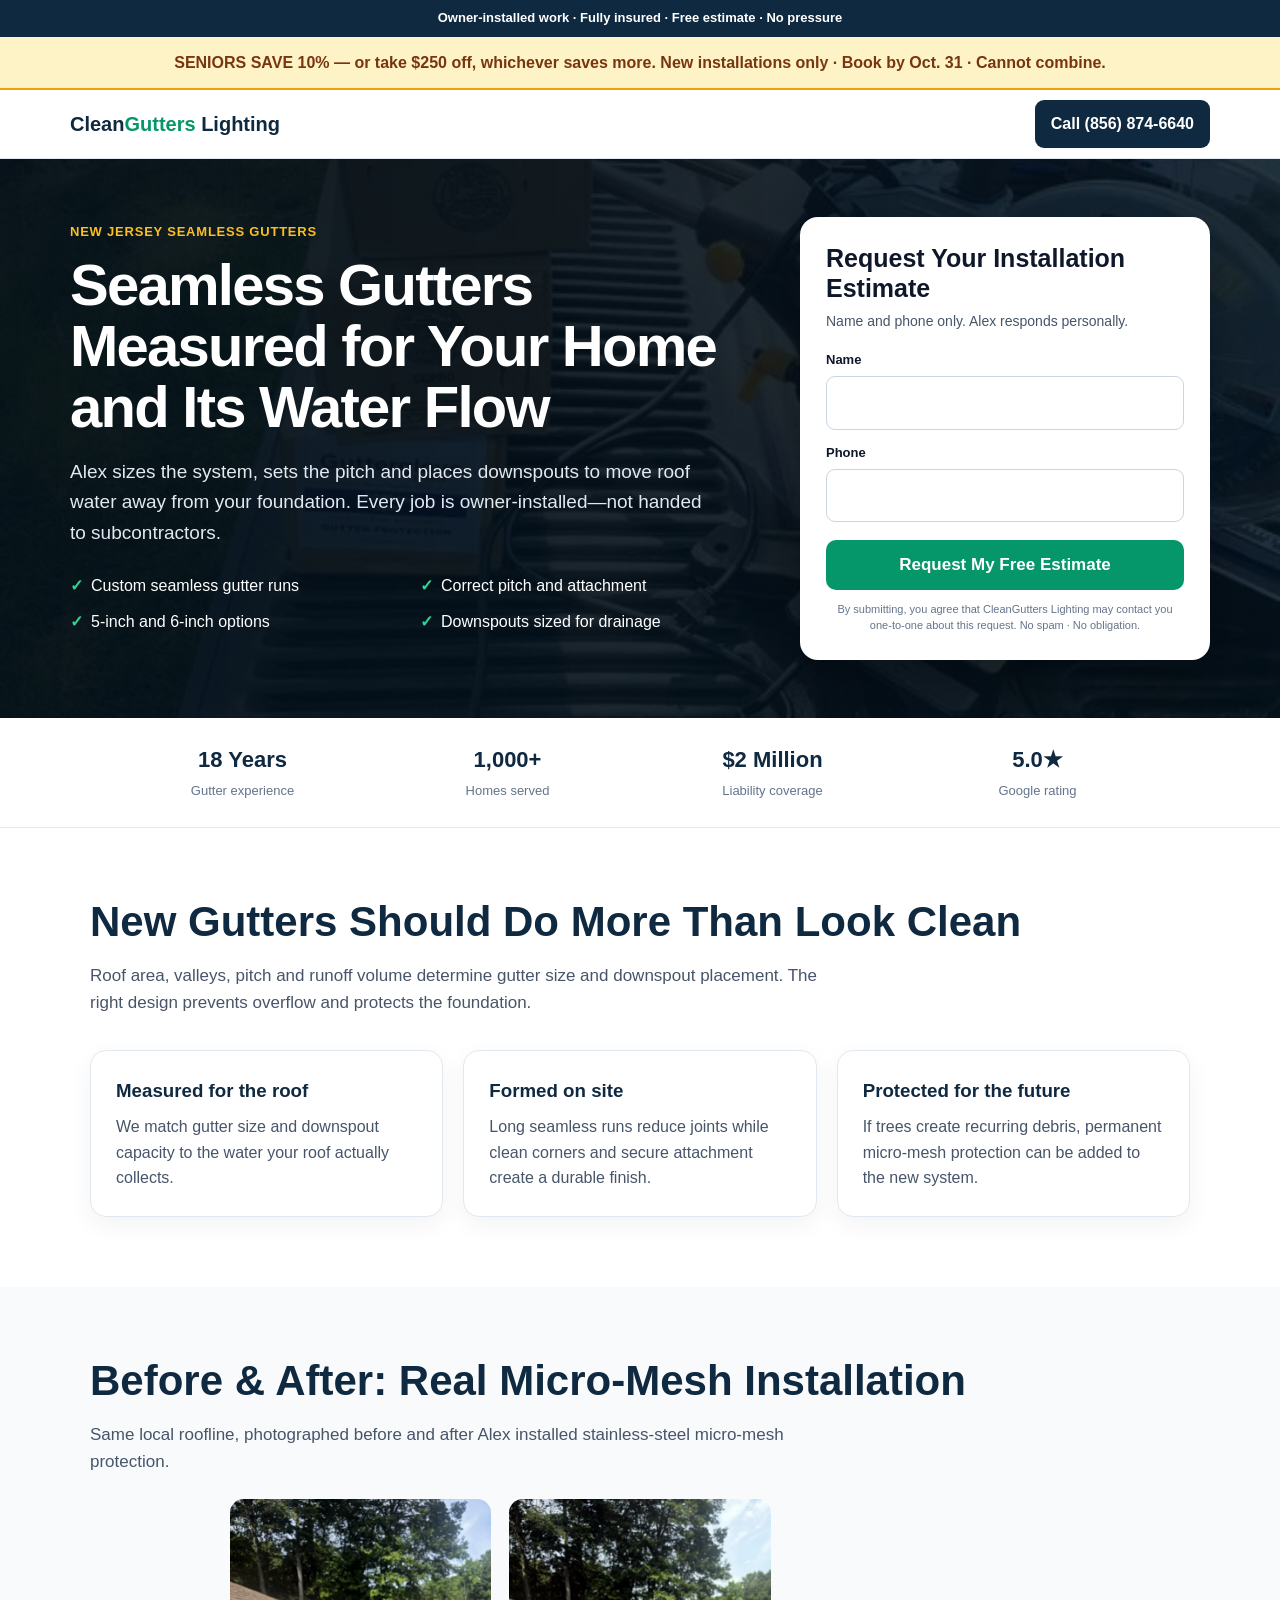
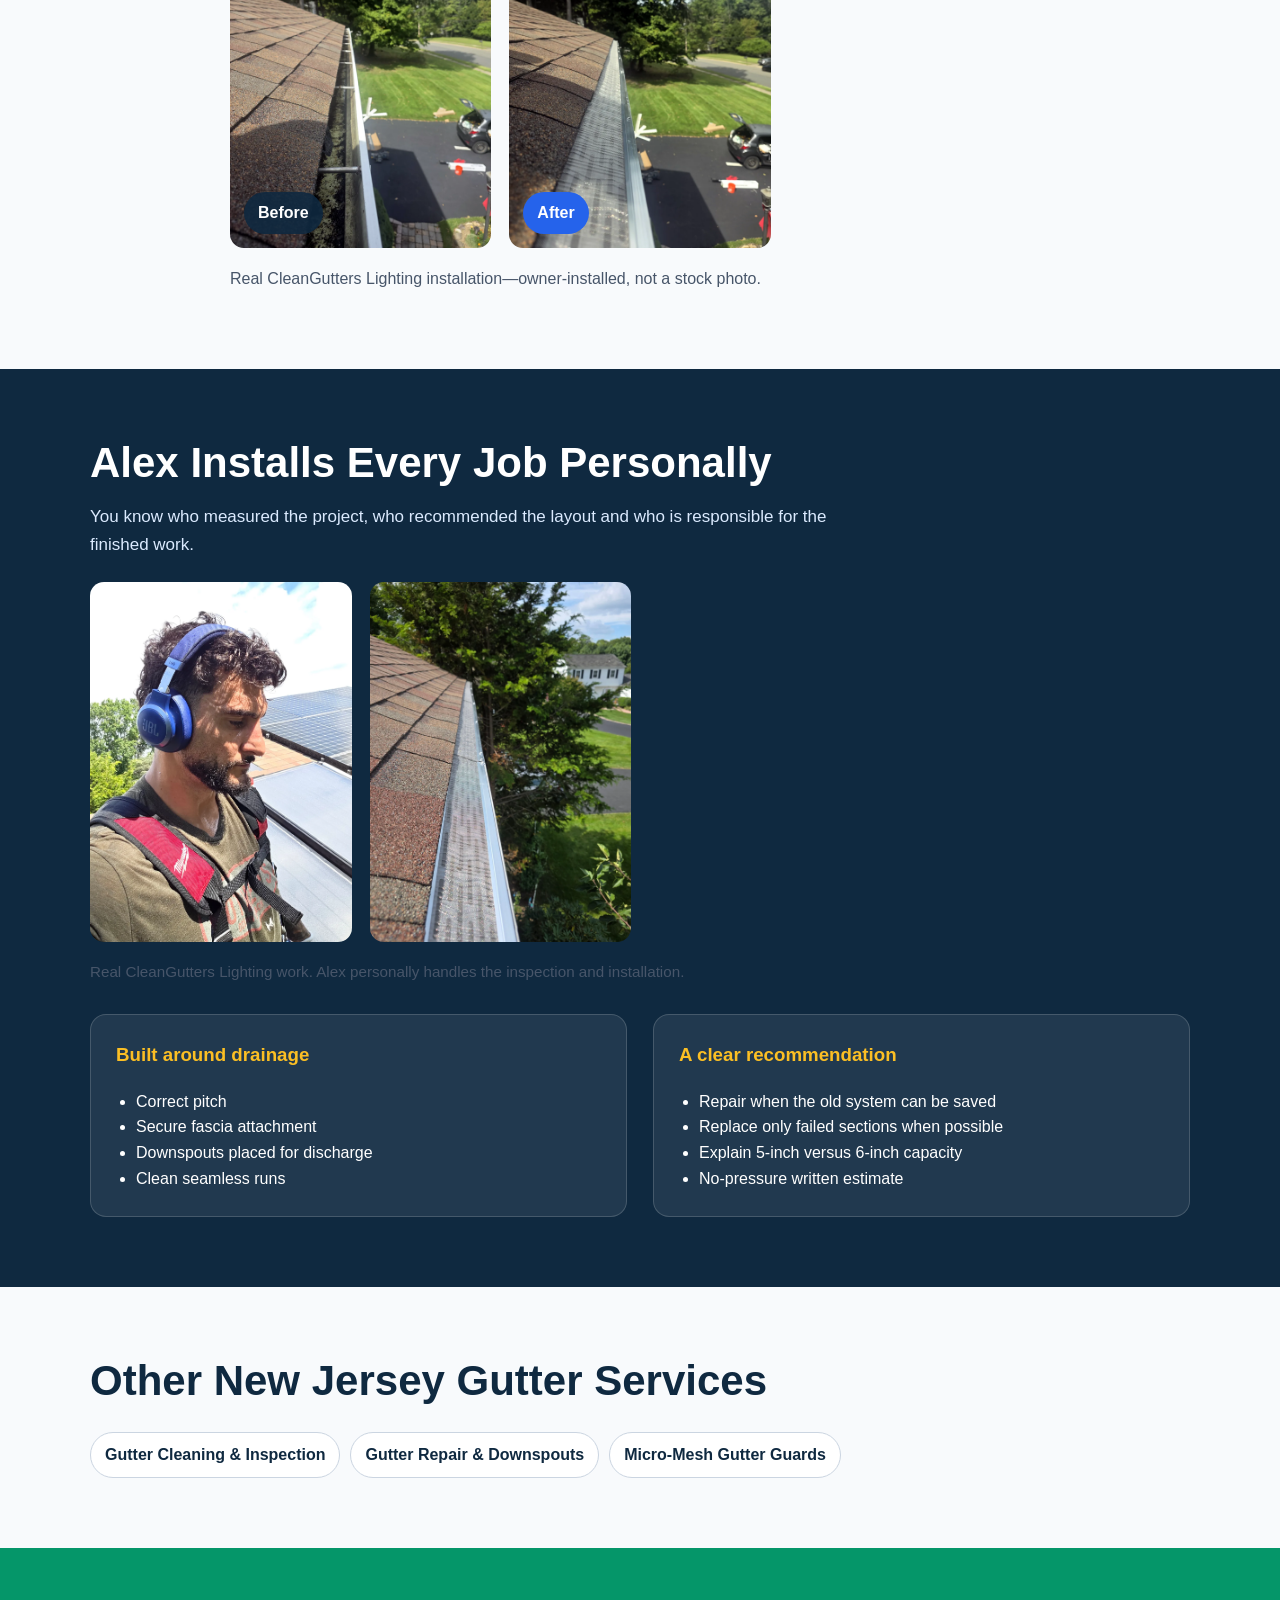
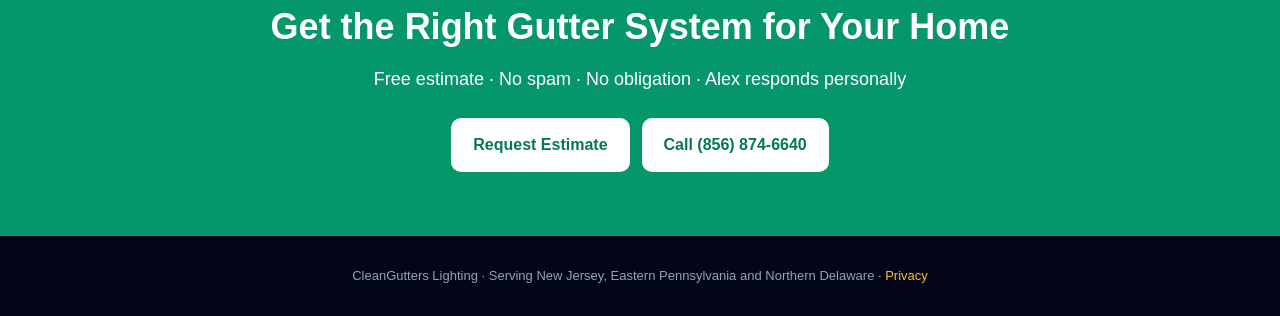
<file: gutter-installation/index.html>
<!doctype html><html lang="en"><head><meta charset="utf-8"><meta name="viewport" content="width=device-width,initial-scale=1"><title>New Jersey Seamless Gutter Installation | CleanGutters Lighting</title><meta name="description" content="Custom seamless gutter installation and replacement across New Jersey. Correct pitch, secure attachment, owner installation and free estimate."><meta name="robots" content="noindex, follow"><link rel="canonical" href="https://cleangutters-nj.com/gutter-installation/"><link rel="stylesheet" href="/service-page.css"></head><body data-service="gutter-installation"><div class="bar">Owner-installed work · Fully insured · Free estimate · No pressure</div><div style="background:#fef3c7;color:#78350f;text-align:center;padding:13px 16px;font-weight:900;font-size:1rem;border-bottom:2px solid #f59e0b">SENIORS SAVE 10% — or take $250 off, whichever saves more. New installations only · Book by Oct. 31 · Cannot combine.</div><header class="header"><div class="header-inner"><a class="brand" href="/">Clean<span>Gutters</span> Lighting</a><a class="phone" href="tel:+18568746640">Call (856) 874-6640</a></div></header><main><section class="hero"><div class="hero-inner"><div><span class="eyebrow">New Jersey Seamless Gutters</span><h1>Seamless Gutters Measured for Your Home and Its Water Flow</h1><p class="lead">Alex sizes the system, sets the pitch and places downspouts to move roof water away from your foundation. Every job is owner-installed—not handed to subcontractors.</p><ul class="checks"><li>Custom seamless gutter runs</li><li>Correct pitch and attachment</li><li>5-inch and 6-inch options</li><li>Downspouts sized for drainage</li></ul></div><form class="form-card" data-lead-form data-service="Gutter Installation & Replacement"><h2>Request Your Installation Estimate</h2><p class="sub">Name and phone only. Alex responds personally.</p><div class="field"><label for="name">Name</label><input id="name" name="name" autocomplete="name" required></div><div class="field"><label for="phone">Phone</label><input id="phone" name="phone" type="tel" autocomplete="tel" required></div><button class="submit" type="submit">Request My Free Estimate</button><p class="status" role="status"></p><p class="fine">By submitting, you agree that CleanGutters Lighting may contact you one-to-one about this request. No spam · No obligation.</p></form></div></section><section class="trust"><div class="trust-inner"><div><strong>18 Years</strong><span>Gutter experience</span></div><div><strong>1,000+</strong><span>Homes served</span></div><div><strong>$2 Million</strong><span>Liability coverage</span></div><div><strong>5.0★</strong><span>Google rating</span></div></div></section><section class="section"><div class="inner"><h2>New Gutters Should Do More Than Look Clean</h2><p class="section-intro">Roof area, valleys, pitch and runoff volume determine gutter size and downspout placement. The right design prevents overflow and protects the foundation.</p><div class="cards"><article class="card"><h3>Measured for the roof</h3><p>We match gutter size and downspout capacity to the water your roof actually collects.</p></article><article class="card"><h3>Formed on site</h3><p>Long seamless runs reduce joints while clean corners and secure attachment create a durable finish.</p></article><article class="card"><h3>Protected for the future</h3><p>If trees create recurring debris, permanent micro-mesh protection can be added to the new system.</p></article></div></div></section><section class="section alt" id="real-guard-before-after"><div class="inner"><h2>Before &amp; After: Real Micro-Mesh Installation</h2><p class="section-intro">Same local roofline, photographed before and after Alex installed stainless-steel micro-mesh protection.</p><figure style="margin:24px auto 8px;display:grid;grid-template-columns:repeat(auto-fit,minmax(240px,1fr));gap:18px;max-width:820px"><div style="position:relative"><picture><source srcset="/images/gutter-guard-before-real-job.webp" type="image/webp"><img src="/images/gutter-guard-before-real-job.jpg" alt="Before gutter guard installation: open gutter on a local home" loading="lazy" width="768" height="1024" style="width:100%;height:auto;border-radius:14px"></picture><strong style="position:absolute;left:14px;bottom:14px;background:rgba(15,41,64,.9);color:#fff;padding:8px 14px;border-radius:999px">Before</strong></div><div style="position:relative"><picture><source srcset="/images/gutter-guard-after-real-job.webp" type="image/webp"><img src="/images/gutter-guard-after-real-job.jpg" alt="After gutter guard installation: micro-mesh fitted to the same roofline" loading="lazy" width="768" height="1024" style="width:100%;height:auto;border-radius:14px"></picture><strong style="position:absolute;left:14px;bottom:14px;background:#2563eb;color:#fff;padding:8px 14px;border-radius:999px">After</strong></div><figcaption style="grid-column:1/-1;color:#475569">Real CleanGutters Lighting installation—owner-installed, not a stock photo.</figcaption></figure></div></section><section class="section proof"><div class="inner"><h2>Alex Installs Every Job Personally</h2><p class="section-intro">You know who measured the project, who recommended the layout and who is responsible for the finished work.</p><figure style="margin:24px 0 28px;display:grid;grid-template-columns:repeat(auto-fit,minmax(240px,1fr));gap:18px;align-items:stretch"><picture><source srcset="/images/alex-owner-installing-gutter-guards-upright.webp" type="image/webp"><img src="/images/alex-owner-installing-gutter-guards-upright.jpg" alt="Alex, owner of CleanGutters Lighting, personally working on a local roof" loading="lazy" width="768" height="1024" style="width:100%;height:360px;object-fit:cover;border-radius:14px"></picture><picture><source srcset="/images/gutter-guard-micro-mesh-installed-upright.webp" type="image/webp"><img src="/images/gutter-guard-micro-mesh-installed-upright.jpg" alt="Stainless-steel micro-mesh gutter protection installed on a local home" loading="lazy" width="768" height="1024" style="width:100%;height:360px;object-fit:cover;border-radius:14px"></picture><figcaption style="grid-column:1/-1;color:#475569;font-size:.95rem">Real CleanGutters Lighting work. Alex personally handles the inspection and installation.</figcaption></figure><div class="proof-grid"><div class="proof-box"><h3>Built around drainage</h3><ul><li>Correct pitch</li><li>Secure fascia attachment</li><li>Downspouts placed for discharge</li><li>Clean seamless runs</li></ul></div><div class="proof-box"><h3>A clear recommendation</h3><ul><li>Repair when the old system can be saved</li><li>Replace only failed sections when possible</li><li>Explain 5-inch versus 6-inch capacity</li><li>No-pressure written estimate</li></ul></div></div></div></section><section class="section alt"><div class="inner"><h2>Other New Jersey Gutter Services</h2><div class="service-links"><a href="/gutter-cleaning/">Gutter Cleaning & Inspection</a><a href="/gutter-repair/">Gutter Repair & Downspouts</a><a href="/">Micro-Mesh Gutter Guards</a></div></div></section><section class="cta"><h2>Get the Right Gutter System for Your Home</h2><p>Free estimate · No spam · No obligation · Alex responds personally</p><a href="#" onclick="document.querySelector('form').scrollIntoView();return false">Request Estimate</a><a href="tel:+18568746640">Call (856) 874-6640</a></section></main><footer class="footer">CleanGutters Lighting · Serving New Jersey, Eastern Pennsylvania and Northern Delaware · <a href="/privacy.html">Privacy</a></footer><div class="mobile"><a href="tel:+18568746640">Call Now</a><a href="#" onclick="document.querySelector('form').scrollIntoView();return false">Free Estimate</a></div><script src="/service-page.js" defer></script></body></html>
</file>
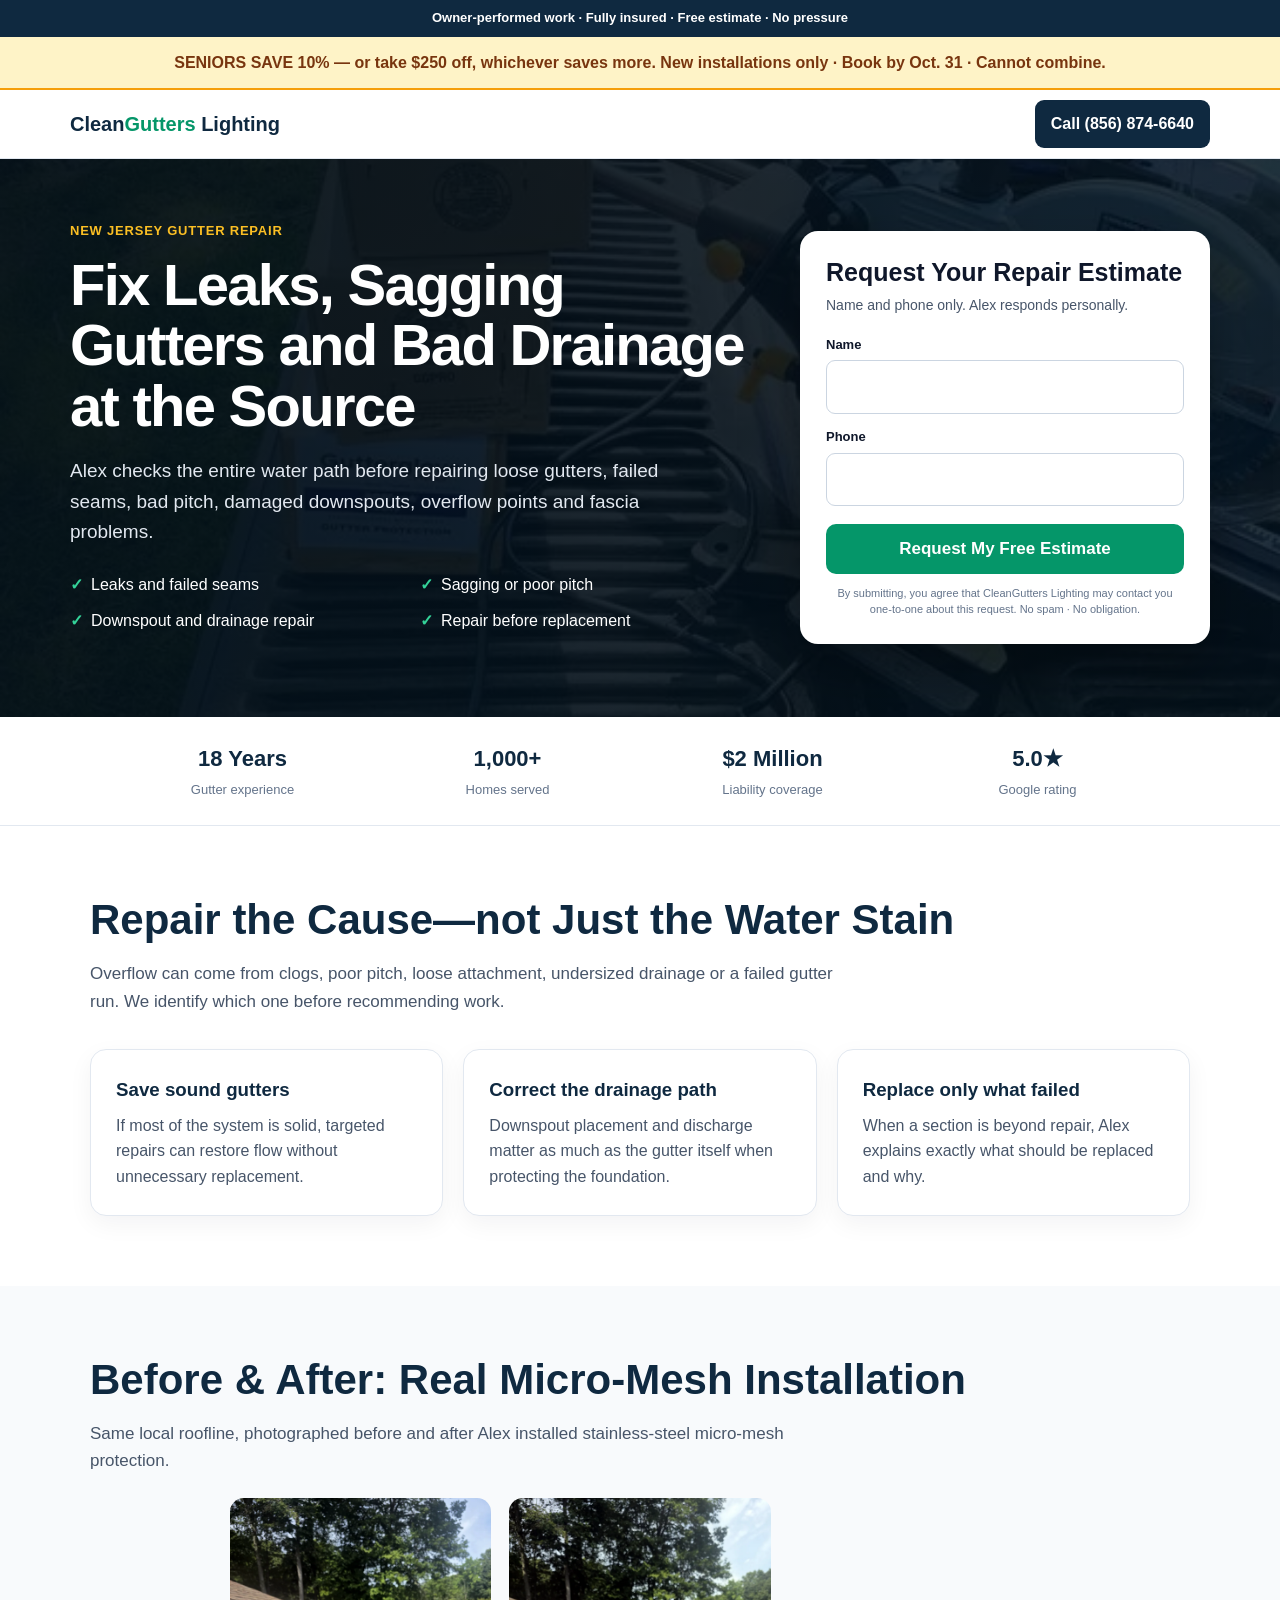
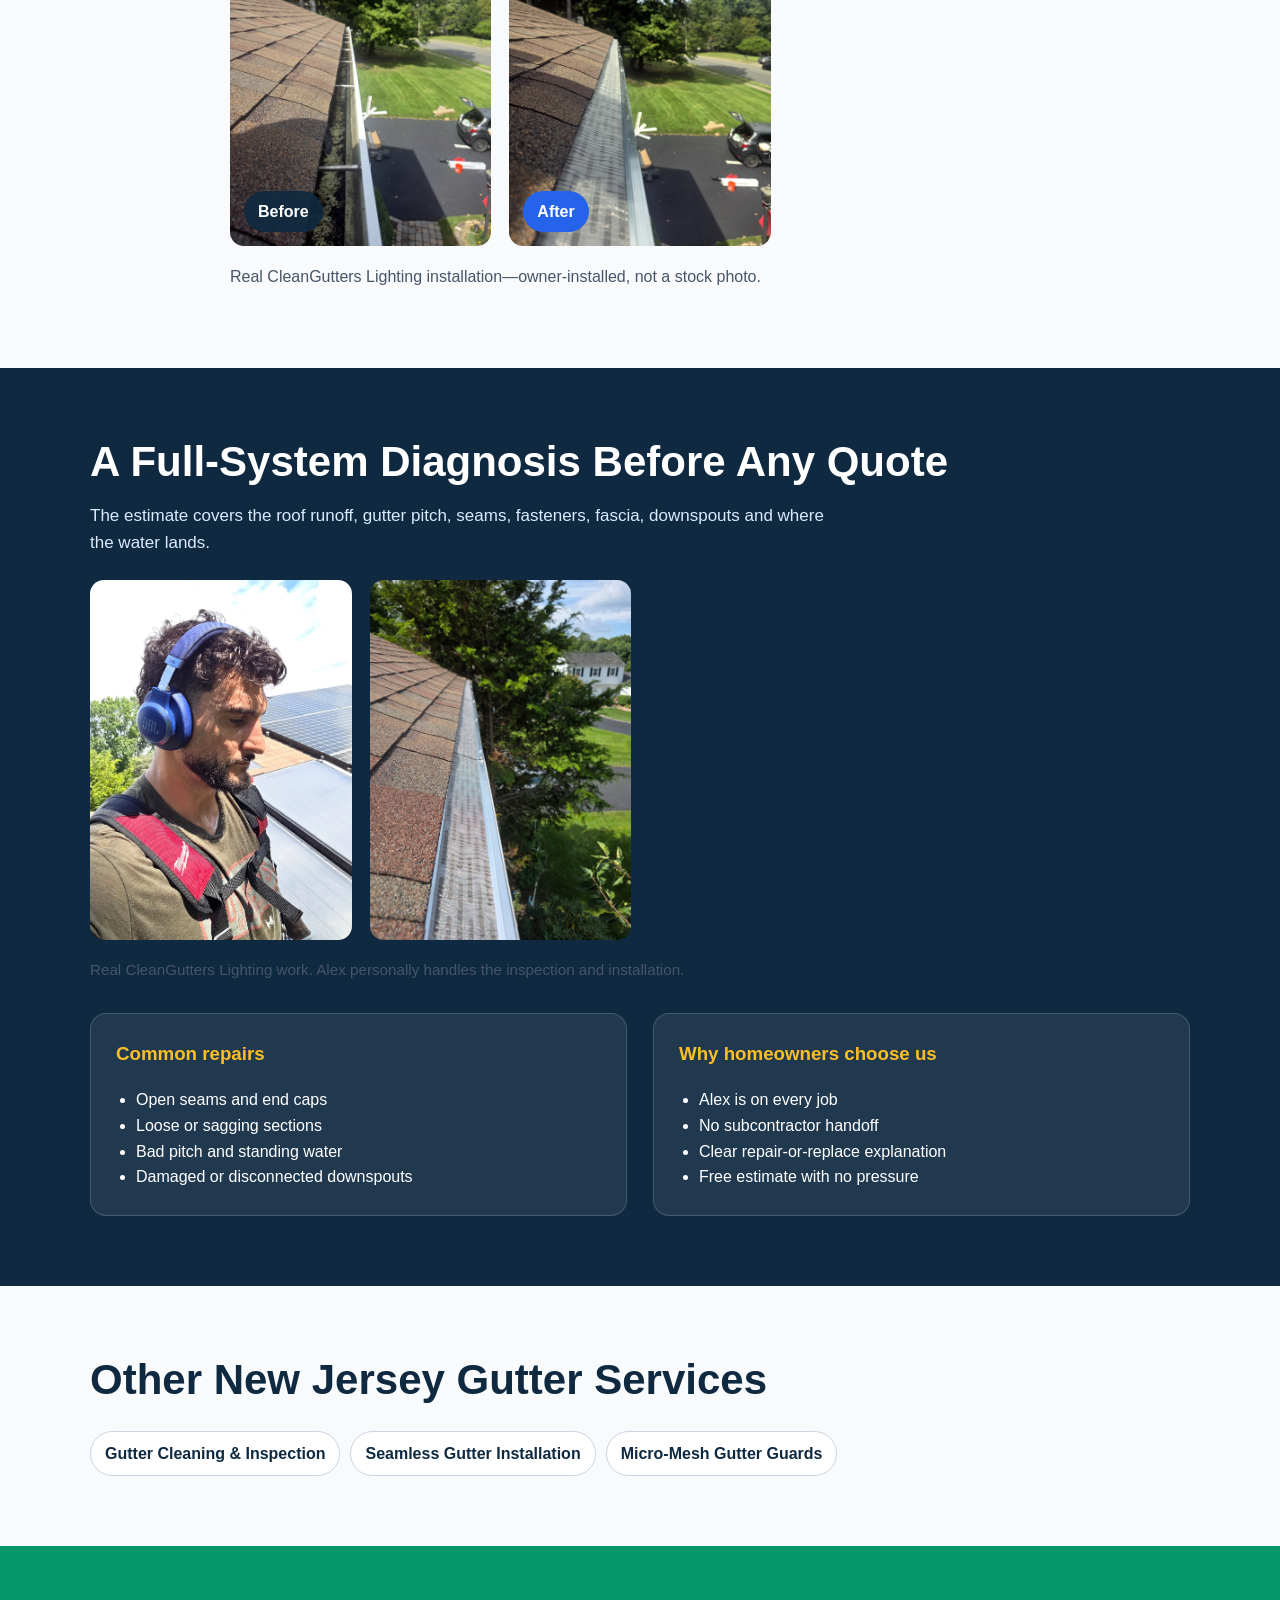
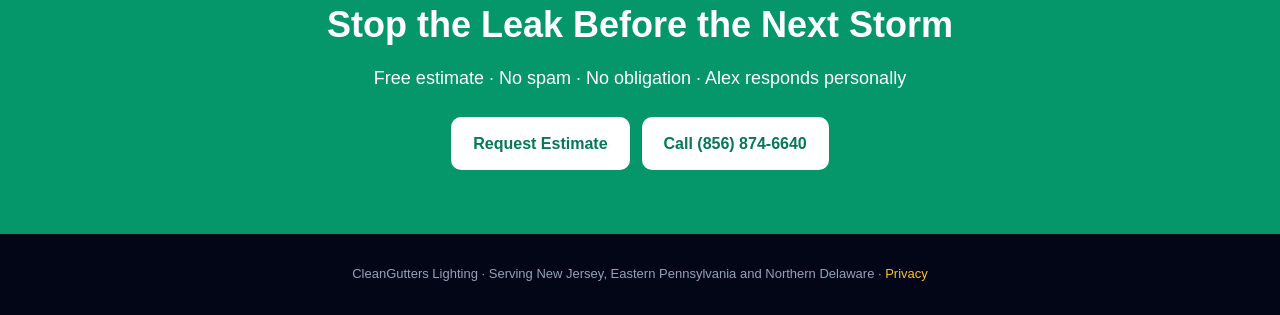
<file: gutter-repair/index.html>
<!doctype html><html lang="en"><head><meta charset="utf-8"><meta name="viewport" content="width=device-width,initial-scale=1"><title>New Jersey Gutter Repair & Downspouts | CleanGutters Lighting</title><meta name="description" content="Fix leaking, sagging or overflowing gutters and damaged downspouts across New Jersey. Owner-performed inspection and free estimate."><meta name="robots" content="noindex, follow"><link rel="canonical" href="https://cleangutters-nj.com/gutter-repair/"><link rel="stylesheet" href="/service-page.css"></head><body data-service="gutter-repair"><div class="bar">Owner-performed work · Fully insured · Free estimate · No pressure</div><div style="background:#fef3c7;color:#78350f;text-align:center;padding:13px 16px;font-weight:900;font-size:1rem;border-bottom:2px solid #f59e0b">SENIORS SAVE 10% — or take $250 off, whichever saves more. New installations only · Book by Oct. 31 · Cannot combine.</div><header class="header"><div class="header-inner"><a class="brand" href="/">Clean<span>Gutters</span> Lighting</a><a class="phone" href="tel:+18568746640">Call (856) 874-6640</a></div></header><main><section class="hero"><div class="hero-inner"><div><span class="eyebrow">New Jersey Gutter Repair</span><h1>Fix Leaks, Sagging Gutters and Bad Drainage at the Source</h1><p class="lead">Alex checks the entire water path before repairing loose gutters, failed seams, bad pitch, damaged downspouts, overflow points and fascia problems.</p><ul class="checks"><li>Leaks and failed seams</li><li>Sagging or poor pitch</li><li>Downspout and drainage repair</li><li>Repair before replacement</li></ul></div><form class="form-card" data-lead-form data-service="Gutter Repair & Downspouts"><h2>Request Your Repair Estimate</h2><p class="sub">Name and phone only. Alex responds personally.</p><div class="field"><label for="name">Name</label><input id="name" name="name" autocomplete="name" required></div><div class="field"><label for="phone">Phone</label><input id="phone" name="phone" type="tel" autocomplete="tel" required></div><button class="submit" type="submit">Request My Free Estimate</button><p class="status" role="status"></p><p class="fine">By submitting, you agree that CleanGutters Lighting may contact you one-to-one about this request. No spam · No obligation.</p></form></div></section><section class="trust"><div class="trust-inner"><div><strong>18 Years</strong><span>Gutter experience</span></div><div><strong>1,000+</strong><span>Homes served</span></div><div><strong>$2 Million</strong><span>Liability coverage</span></div><div><strong>5.0★</strong><span>Google rating</span></div></div></section><section class="section"><div class="inner"><h2>Repair the Cause—not Just the Water Stain</h2><p class="section-intro">Overflow can come from clogs, poor pitch, loose attachment, undersized drainage or a failed gutter run. We identify which one before recommending work.</p><div class="cards"><article class="card"><h3>Save sound gutters</h3><p>If most of the system is solid, targeted repairs can restore flow without unnecessary replacement.</p></article><article class="card"><h3>Correct the drainage path</h3><p>Downspout placement and discharge matter as much as the gutter itself when protecting the foundation.</p></article><article class="card"><h3>Replace only what failed</h3><p>When a section is beyond repair, Alex explains exactly what should be replaced and why.</p></article></div></div></section><section class="section alt" id="real-guard-before-after"><div class="inner"><h2>Before &amp; After: Real Micro-Mesh Installation</h2><p class="section-intro">Same local roofline, photographed before and after Alex installed stainless-steel micro-mesh protection.</p><figure style="margin:24px auto 8px;display:grid;grid-template-columns:repeat(auto-fit,minmax(240px,1fr));gap:18px;max-width:820px"><div style="position:relative"><picture><source srcset="/images/gutter-guard-before-real-job.webp" type="image/webp"><img src="/images/gutter-guard-before-real-job.jpg" alt="Before gutter guard installation: open gutter on a local home" loading="lazy" width="768" height="1024" style="width:100%;height:auto;border-radius:14px"></picture><strong style="position:absolute;left:14px;bottom:14px;background:rgba(15,41,64,.9);color:#fff;padding:8px 14px;border-radius:999px">Before</strong></div><div style="position:relative"><picture><source srcset="/images/gutter-guard-after-real-job.webp" type="image/webp"><img src="/images/gutter-guard-after-real-job.jpg" alt="After gutter guard installation: micro-mesh fitted to the same roofline" loading="lazy" width="768" height="1024" style="width:100%;height:auto;border-radius:14px"></picture><strong style="position:absolute;left:14px;bottom:14px;background:#2563eb;color:#fff;padding:8px 14px;border-radius:999px">After</strong></div><figcaption style="grid-column:1/-1;color:#475569">Real CleanGutters Lighting installation—owner-installed, not a stock photo.</figcaption></figure></div></section><section class="section proof"><div class="inner"><h2>A Full-System Diagnosis Before Any Quote</h2><p class="section-intro">The estimate covers the roof runoff, gutter pitch, seams, fasteners, fascia, downspouts and where the water lands.</p><figure style="margin:24px 0 28px;display:grid;grid-template-columns:repeat(auto-fit,minmax(240px,1fr));gap:18px;align-items:stretch"><picture><source srcset="/images/alex-owner-installing-gutter-guards-upright.webp" type="image/webp"><img src="/images/alex-owner-installing-gutter-guards-upright.jpg" alt="Alex, owner of CleanGutters Lighting, personally working on a local roof" loading="lazy" width="768" height="1024" style="width:100%;height:360px;object-fit:cover;border-radius:14px"></picture><picture><source srcset="/images/gutter-guard-micro-mesh-installed-upright.webp" type="image/webp"><img src="/images/gutter-guard-micro-mesh-installed-upright.jpg" alt="Stainless-steel micro-mesh gutter protection installed on a local home" loading="lazy" width="768" height="1024" style="width:100%;height:360px;object-fit:cover;border-radius:14px"></picture><figcaption style="grid-column:1/-1;color:#475569;font-size:.95rem">Real CleanGutters Lighting work. Alex personally handles the inspection and installation.</figcaption></figure><div class="proof-grid"><div class="proof-box"><h3>Common repairs</h3><ul><li>Open seams and end caps</li><li>Loose or sagging sections</li><li>Bad pitch and standing water</li><li>Damaged or disconnected downspouts</li></ul></div><div class="proof-box"><h3>Why homeowners choose us</h3><ul><li>Alex is on every job</li><li>No subcontractor handoff</li><li>Clear repair-or-replace explanation</li><li>Free estimate with no pressure</li></ul></div></div></div></section><section class="section alt"><div class="inner"><h2>Other New Jersey Gutter Services</h2><div class="service-links"><a href="/gutter-cleaning/">Gutter Cleaning & Inspection</a><a href="/gutter-installation/">Seamless Gutter Installation</a><a href="/">Micro-Mesh Gutter Guards</a></div></div></section><section class="cta"><h2>Stop the Leak Before the Next Storm</h2><p>Free estimate · No spam · No obligation · Alex responds personally</p><a href="#" onclick="document.querySelector('form').scrollIntoView();return false">Request Estimate</a><a href="tel:+18568746640">Call (856) 874-6640</a></section></main><footer class="footer">CleanGutters Lighting · Serving New Jersey, Eastern Pennsylvania and Northern Delaware · <a href="/privacy.html">Privacy</a></footer><div class="mobile"><a href="tel:+18568746640">Call Now</a><a href="#" onclick="document.querySelector('form').scrollIntoView();return false">Free Estimate</a></div><script src="/service-page.js" defer></script></body></html>
</file>
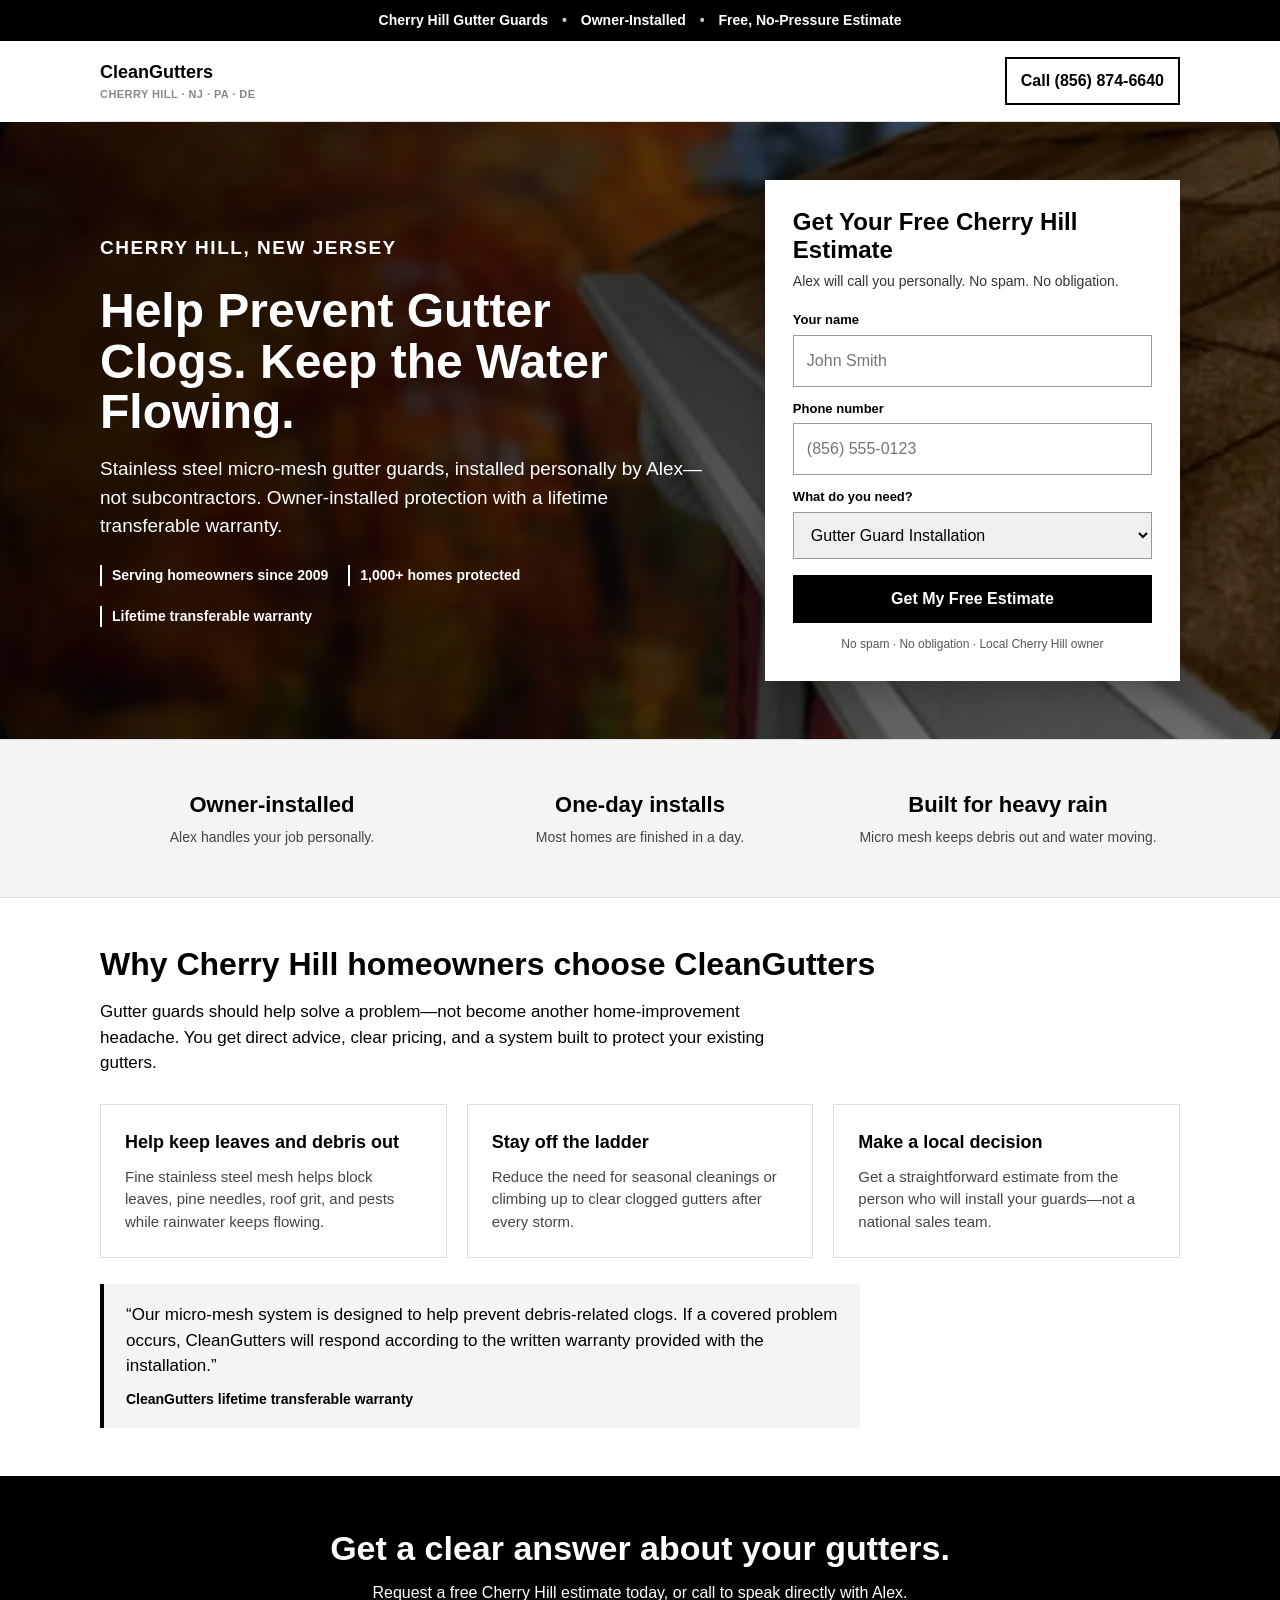
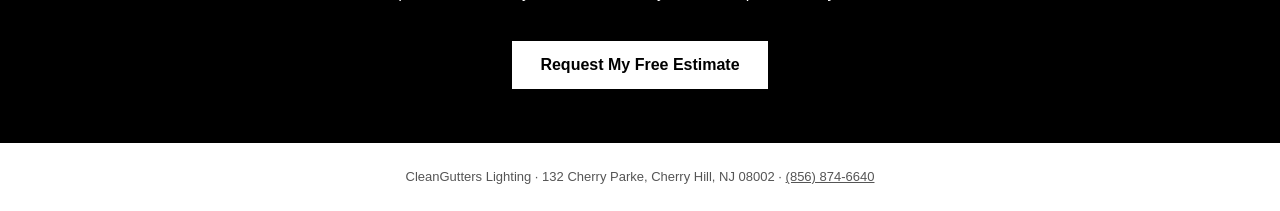
<file: cherry-hill-gutter-guards.html>
<!doctype html>
<html lang="en">
<head>
  <meta charset="utf-8">
  <meta name="viewport" content="width=device-width, initial-scale=1">
  <title>Cherry Hill Gutter Guards | Free Estimate | CleanGutters</title>
  <meta name="description" content="Owner-installed stainless steel micro-mesh gutter guards for Cherry Hill homes. Serving local homeowners since 2009, 1,000+ homes protected, with a lifetime transferable warranty. Request a free estimate.">
  <meta name="robots" content="noindex,follow">
  <link rel="canonical" href="https://cleangutters-nj.com/cherry-hill-gutter-guards.html">
  <link rel="preload" as="image" href="/images/hero.webp" fetchpriority="high">
  <style>
    :root{--black:#000;--white:#fff;--gray:#888;--light:#f4f4f4;--line:#dedede}*{box-sizing:border-box}html{scroll-behavior:smooth}body{margin:0;font-family:Arial,Helvetica,sans-serif;color:var(--black);line-height:1.5;background:var(--white)}a{text-decoration:none;color:inherit}.bar{background:var(--black);color:var(--white);text-align:center;padding:10px 16px;font-size:14px;font-weight:700}.bar span{opacity:.8;margin:0 10px}.nav{max-width:1120px;margin:auto;padding:16px 20px;display:flex;align-items:center;justify-content:space-between;border-bottom:1px solid var(--line)}.brand{font-size:18px;font-weight:800}.brand small{display:block;font-size:11px;color:var(--gray);font-weight:600;letter-spacing:.04em;text-transform:uppercase}.phone{font-weight:800;border:2px solid var(--black);padding:10px 14px}.hero{min-height:600px;position:relative;background:#222;color:var(--white);display:grid;place-items:center}.hero:before{content:"";position:absolute;inset:0;background:linear-gradient(90deg,rgba(0,0,0,.82),rgba(0,0,0,.48));z-index:1}.hero img{position:absolute;inset:0;width:100%;height:100%;object-fit:cover}.hero-inner{position:relative;z-index:2;max-width:1120px;width:100%;display:grid;grid-template-columns:1.1fr .75fr;gap:56px;padding:58px 20px;align-items:center}.eyebrow{font-size:13px;letter-spacing:.08em;font-weight:800;text-transform:uppercase;margin:0 0 14px}.hero h1{font-size:48px;line-height:1.05;margin:0 0 18px;max-width:650px}.hero p{font-size:19px;max-width:610px;margin:0 0 24px}.proof{display:flex;gap:20px;flex-wrap:wrap;font-size:14px;font-weight:700}.proof div{border-left:2px solid var(--white);padding-left:10px}.form-card{color:var(--black);background:var(--white);padding:28px;box-shadow:0 12px 34px rgba(0,0,0,.25)}.form-card h2{font-size:24px;line-height:1.15;margin:0 0 8px}.form-card p{font-size:14px;margin:0 0 18px;color:#333}.form-card label{font-size:13px;font-weight:800;display:block;margin:12px 0 5px}.form-card input,.form-card select{width:100%;padding:13px;border:1px solid #999;font:inherit;border-radius:0}.form-card button,.cta{background:var(--black);color:var(--white);font:800 16px Arial,sans-serif;border:0;padding:15px 18px;width:100%;margin-top:16px;cursor:pointer}.fine{font-size:12px!important;color:#555!important;text-align:center;margin:12px 0 0!important}.success{display:none;text-align:center;padding:24px 6px}.success h3{font-size:24px;margin:0 0 10px}.strip{background:var(--light);border-block:1px solid var(--line)}.strip-inner,.section{max-width:1120px;margin:auto;padding:48px 20px}.strip-inner{display:grid;grid-template-columns:repeat(3,1fr);gap:24px;text-align:center}.strip strong{display:block;font-size:22px;margin-bottom:4px}.strip span{font-size:14px;color:#444}.section h2{font-size:32px;line-height:1.15;margin:0 0 16px}.section>p{max-width:700px;font-size:17px}.grid{display:grid;grid-template-columns:repeat(3,1fr);gap:20px;margin-top:28px}.card{border:1px solid var(--line);padding:24px}.card h3{font-size:18px;margin:0 0 10px}.card p{font-size:15px;margin:0;color:#444}.quote{border-left:4px solid var(--black);padding:18px 22px;background:var(--light);margin-top:26px;max-width:760px}.quote p{margin:0;font-size:17px}.quote strong{display:block;margin-top:10px;font-size:14px}.bottom{background:var(--black);color:var(--white);padding:54px 20px;text-align:center}.bottom h2{font-size:34px;line-height:1.1;margin:0 0 14px}.bottom p{margin:0 auto 20px;max-width:580px}.bottom .cta{display:inline-block;background:var(--white);color:var(--black);width:auto;padding-inline:28px}.footer{padding:24px 20px;text-align:center;color:#555;font-size:13px}.footer a{text-decoration:underline}@media(max-width:760px){.bar span{display:none}.nav{padding:13px 16px}.phone{font-size:13px;padding:8px 10px}.hero{min-height:auto}.hero-inner{grid-template-columns:1fr;gap:24px;padding:40px 16px}.hero h1{font-size:36px}.hero p{font-size:17px}.form-card{padding:22px}.strip-inner,.grid{grid-template-columns:1fr}.strip-inner{padding:30px 20px;gap:18px}.section{padding:38px 16px}.section h2{font-size:28px}.bottom h2{font-size:29px}}
  </style>
  <script>
    window.dataLayer=window.dataLayer||[];function gtag(){dataLayer.push(arguments)}gtag('js',new Date());gtag('config','AW-18146670851',{send_page_view:false});
    (function(){var s=document.createElement('script');s.async=true;s.src='https://www.googletagmanager.com/gtag/js?id=AW-18146670851';document.head.appendChild(s)})();
  </script>
</head>
<body>
  <div class="bar">Cherry Hill Gutter Guards <span>•</span> Owner-Installed <span>•</span> Free, No-Pressure Estimate</div>
  <header class="nav"><a class="brand" href="/">CleanGutters<small>Cherry Hill · NJ · PA · DE</small></a><a class="phone" href="tel:8568746640">Call (856) 874-6640</a></header>
  <main>
    <section class="hero">
      <img src="/images/hero.webp" alt="Completed gutter guard installation on a Cherry Hill area home" width="1200" height="900">
      <div class="hero-inner">
        <div>
          <p class="eyebrow">Cherry Hill, New Jersey</p>
          <h1>Help Prevent Gutter Clogs. Keep the Water Flowing.</h1>
          <p>Stainless steel micro-mesh gutter guards, installed personally by Alex—not subcontractors. Owner-installed protection with a lifetime transferable warranty.</p>
          <div class="proof"><div>Serving homeowners since 2009</div><div>1,000+ homes protected</div><div>Lifetime transferable warranty</div></div>
        </div>
        <div class="form-card" id="estimate">
          <h2>Get Your Free Cherry Hill Estimate</h2>
          <p>Alex will call you personally. No spam. No obligation.</p>
          <form id="leadForm">
            <label for="name">Your name</label><input id="name" name="name" autocomplete="name" required placeholder="John Smith">
            <label for="phone">Phone number</label><input id="phone" name="phone" type="tel" inputmode="tel" autocomplete="tel" required placeholder="(856) 555-0123">
            <label for="service">What do you need?</label><select id="service" name="service" required><option value="gutter-protection">Gutter Guard Installation</option><option value="gutter-cleaning">Gutter Cleaning</option><option value="gutter-repair">Gutter Repair</option><option value="new-gutters">New Gutters</option></select>
            <input type="hidden" name="landingPage" value="cherry-hill-gutter-guards">
            <button type="submit">Get My Free Estimate</button>
            <p class="fine">No spam · No obligation · Local Cherry Hill owner</p>
          </form>
          <div class="success" id="formSuccess"><h3>Request received.</h3><p>Alex will call you soon. Need help sooner? <a href="tel:8568746640"><strong>(856) 874-6640</strong></a></p></div>
        </div>
      </div>
    </section>
    <section class="strip"><div class="strip-inner"><div><strong>Owner-installed</strong><span>Alex handles your job personally.</span></div><div><strong>One-day installs</strong><span>Most homes are finished in a day.</span></div><div><strong>Built for heavy rain</strong><span>Micro mesh keeps debris out and water moving.</span></div></div></section>
    <section class="section"><h2>Why Cherry Hill homeowners choose CleanGutters</h2><p>Gutter guards should help solve a problem—not become another home-improvement headache. You get direct advice, clear pricing, and a system built to protect your existing gutters.</p><div class="grid"><article class="card"><h3>Help keep leaves and debris out</h3><p>Fine stainless steel mesh helps block leaves, pine needles, roof grit, and pests while rainwater keeps flowing.</p></article><article class="card"><h3>Stay off the ladder</h3><p>Reduce the need for seasonal cleanings or climbing up to clear clogged gutters after every storm.</p></article><article class="card"><h3>Make a local decision</h3><p>Get a straightforward estimate from the person who will install your guards—not a national sales team.</p></article></div><div class="quote"><p>“Our micro-mesh system is designed to help prevent debris-related clogs. If a covered problem occurs, CleanGutters will respond according to the written warranty provided with the installation.”</p><strong>CleanGutters lifetime transferable warranty</strong></div></section>
    <section class="bottom"><h2>Get a clear answer about your gutters.</h2><p>Request a free Cherry Hill estimate today, or call to speak directly with Alex.</p><a class="cta" href="#estimate">Request My Free Estimate</a></section>
  </main>
  <footer class="footer">CleanGutters Lighting · 132 Cherry Parke, Cherry Hill, NJ 08002 · <a href="tel:8568746640">(856) 874-6640</a></footer>
  <script>
    function cleanPageUrl(){try{var u=new URL(location.href);['netlify.app'].forEach(function(x){Array.from(u.searchParams.keys()).forEach(function(k){if(k.includes(x)||u.searchParams.get(k).includes(x))u.searchParams.delete(k)})});return u.toString()}catch(e){return location.href}}
    document.getElementById('leadForm').addEventListener('submit',async function(e){e.preventDefault();var form=this,btn=form.querySelector('button'),original=btn.textContent;btn.textContent='Sending…';btn.disabled=true;try{var data=Object.fromEntries(new FormData(form));var response=await fetch('https://aautomated-gutterleads.agents.runlobster.com/hooks/leads',{method:'POST',headers:{'Content-Type':'application/json'},body:JSON.stringify(Object.assign({},data,{pageUrl:cleanPageUrl()}))});var result=await response.json();if(!response.ok||!result.success)throw new Error('Lead submission failed');form.style.display='none';document.getElementById('formSuccess').style.display='block';if(!new URLSearchParams(location.search).has('test')){gtag('event','conversion',{'send_to':'AW-18146670851/HZx0COTCwqocEIPygM1D','value':150,'currency':'USD'});gtag('event','ads_conversion_Submit_lead_form_1')}}catch(err){alert('Thanks for your interest. Please call us directly at (856) 874-6640.');form.reset()}finally{btn.textContent=original;btn.disabled=false}});
    document.querySelectorAll('a[href^="tel:"]').forEach(function(a){a.addEventListener('click',function(){if(!new URLSearchParams(location.search).has('test')){gtag('event','phone_call_click');gtag('event','conversion',{'send_to':'AW-18146670851/WkdfCOaV080cEIPygM1D'})}})});
  </script>
</body>
</html>
</file>
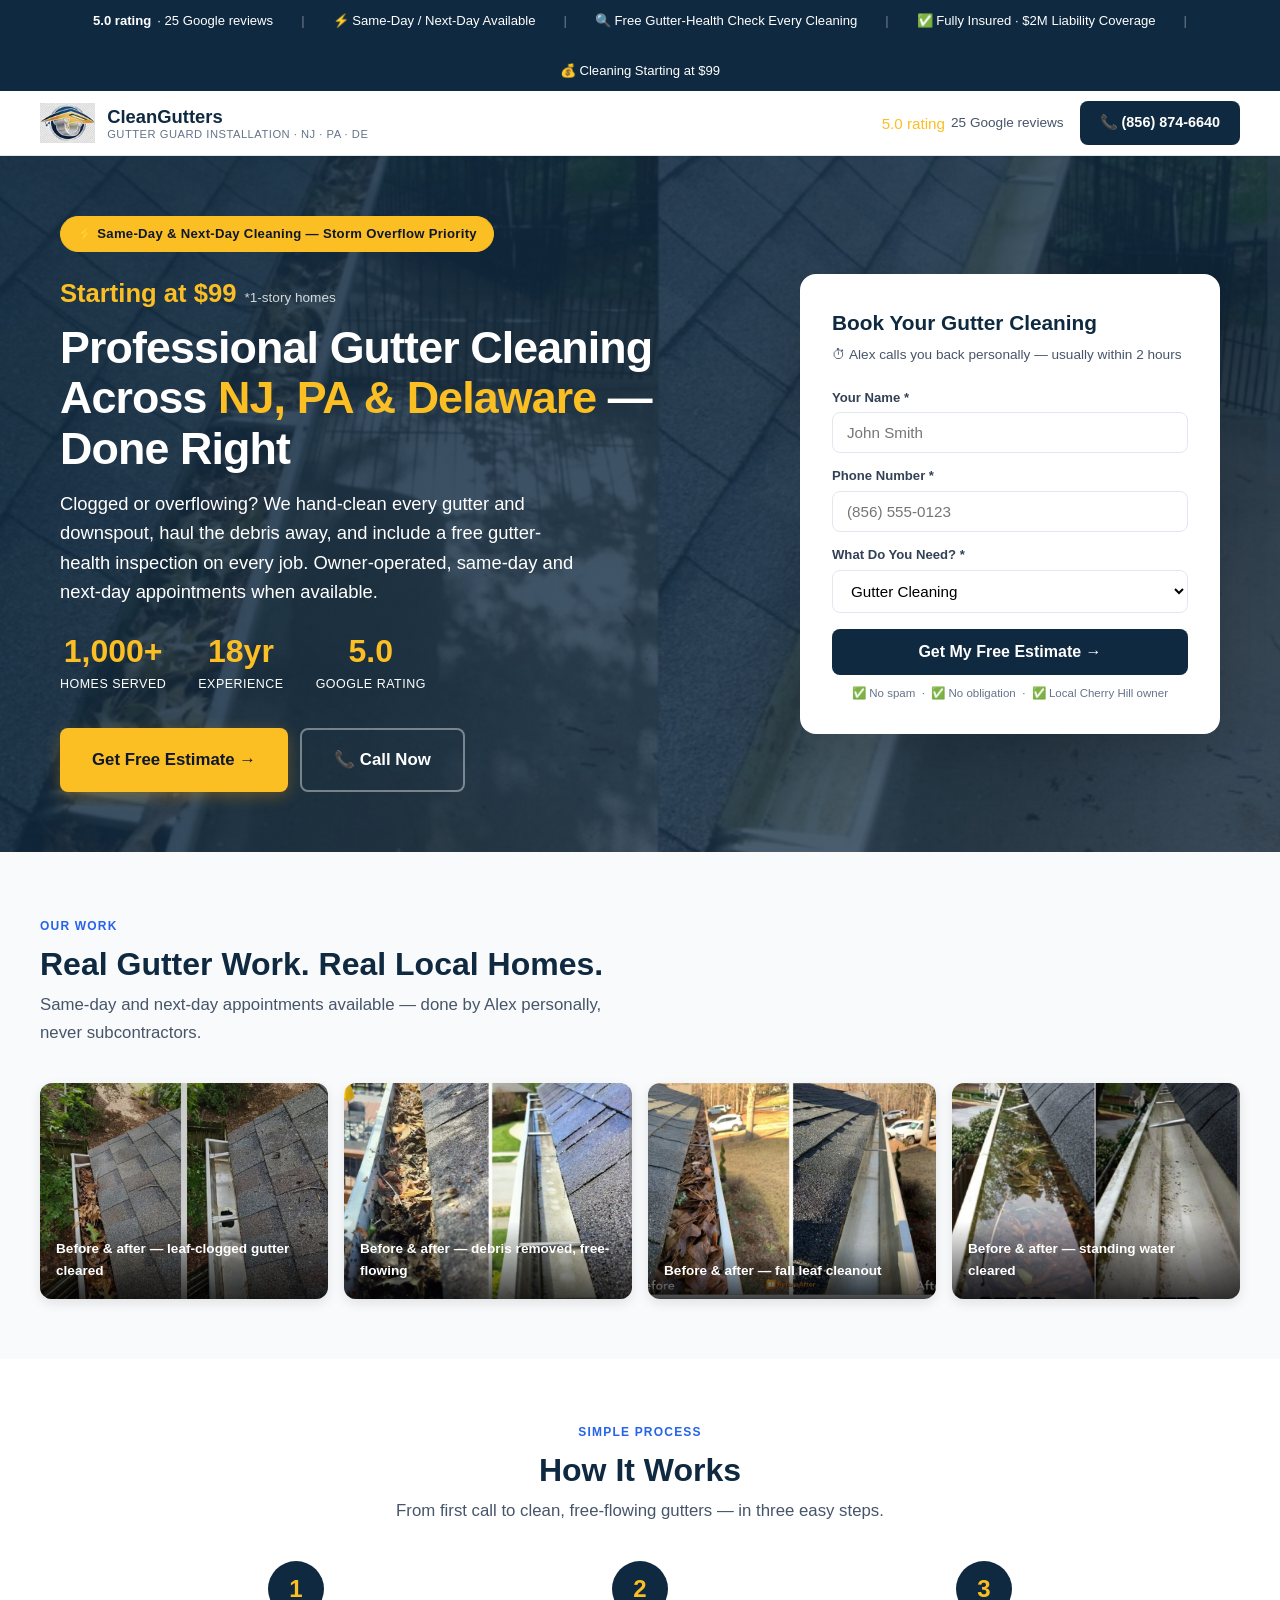
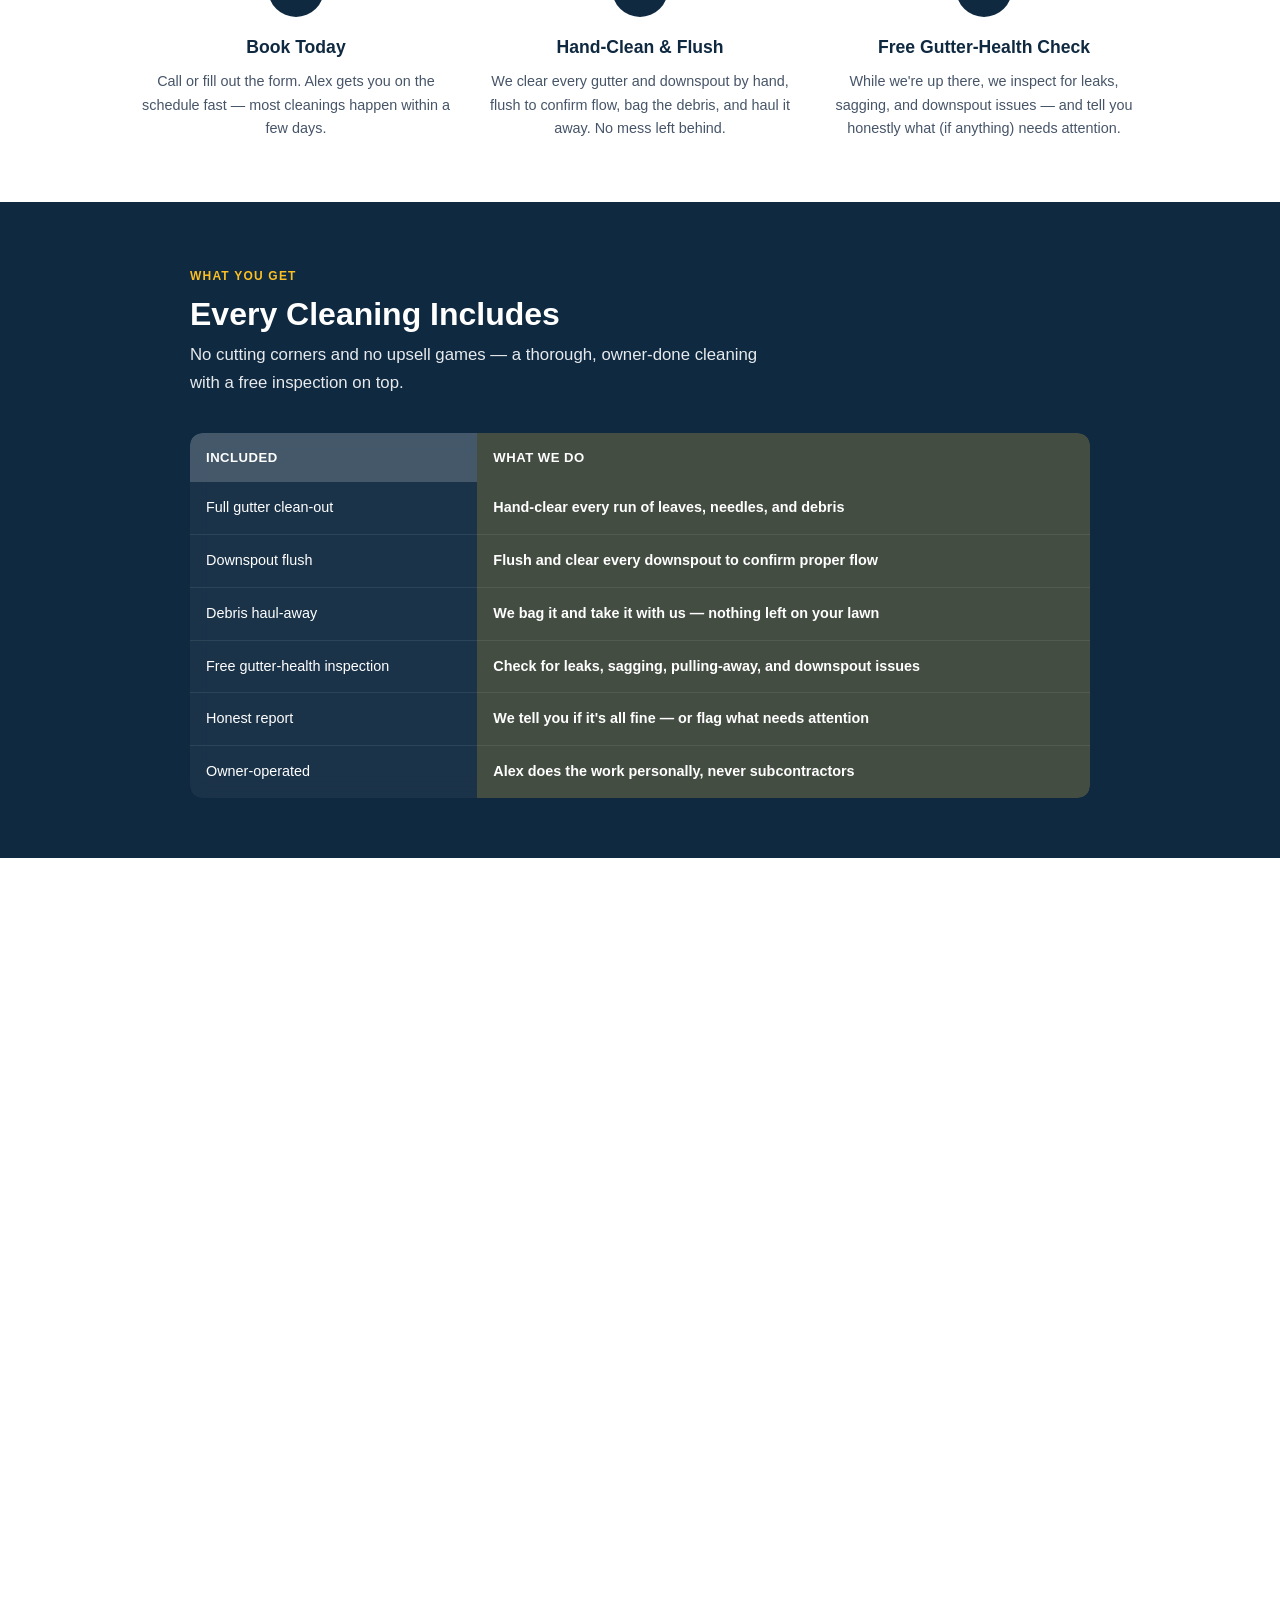
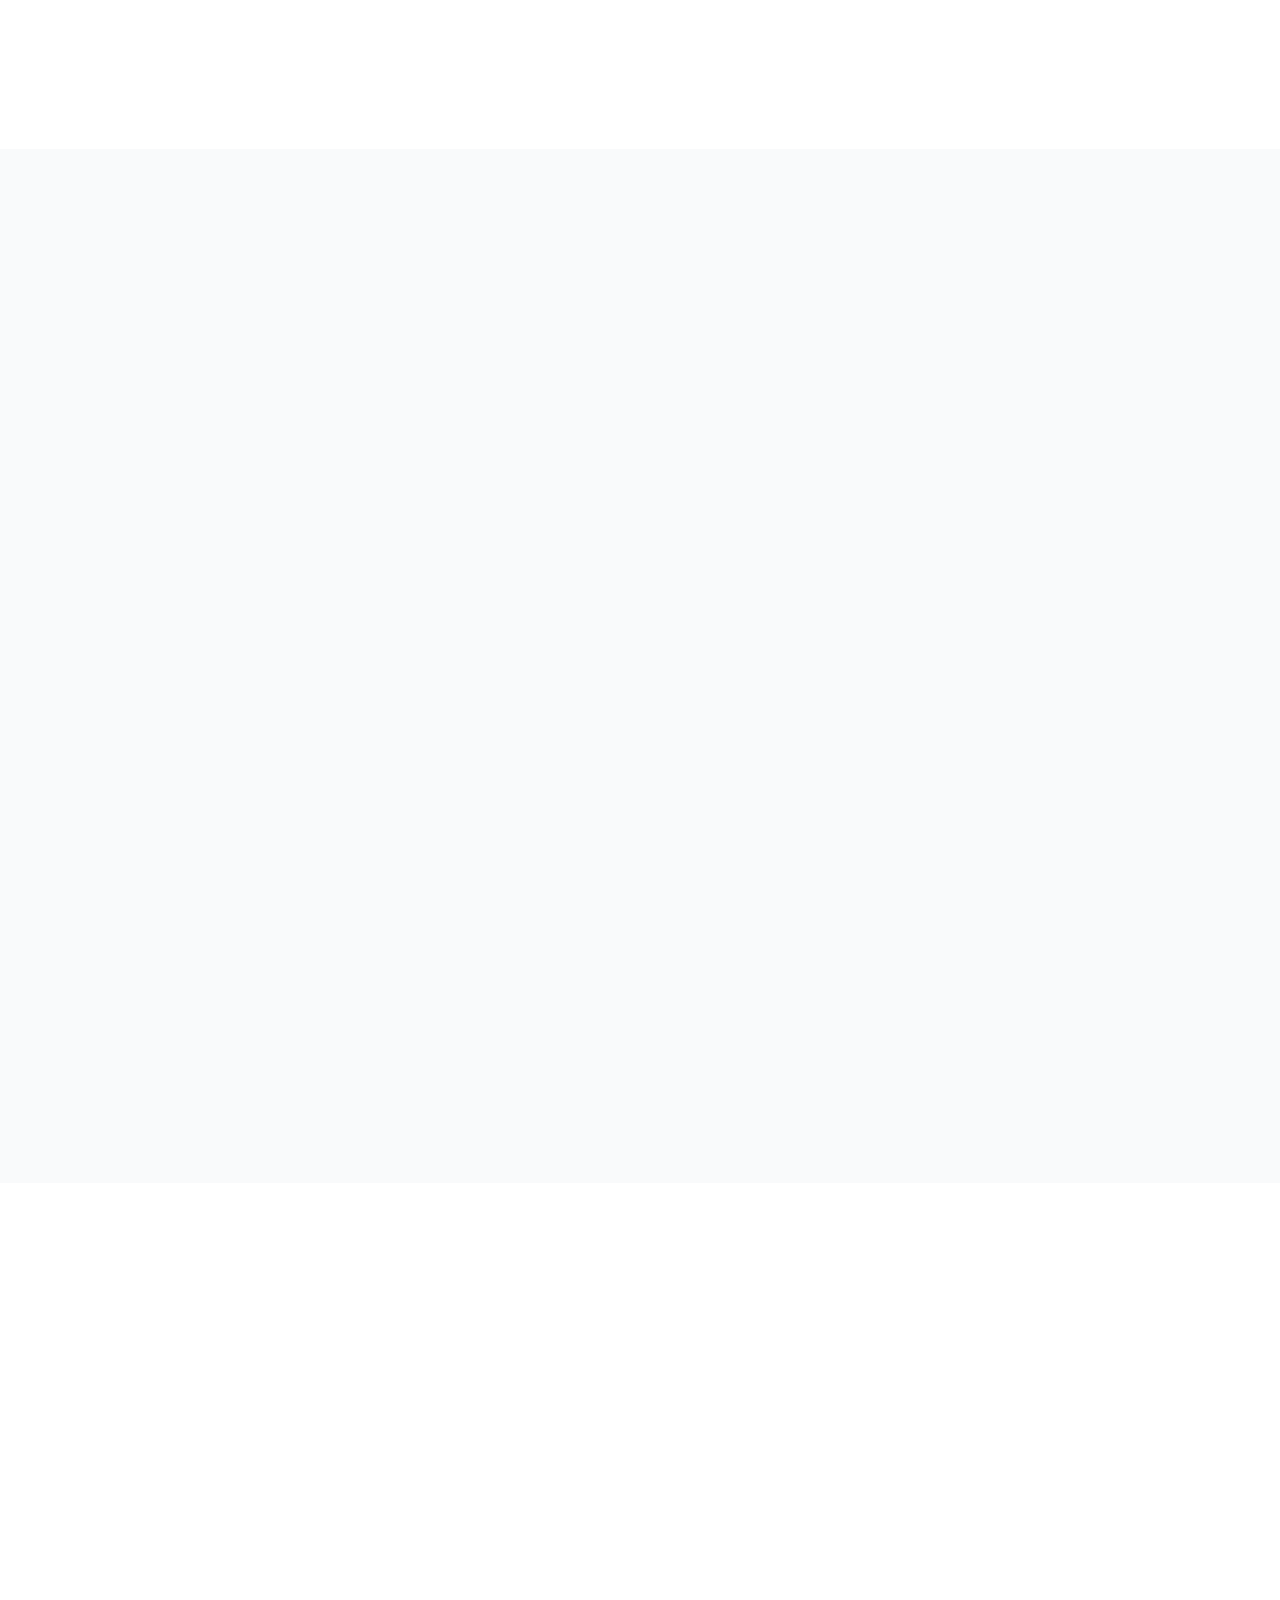
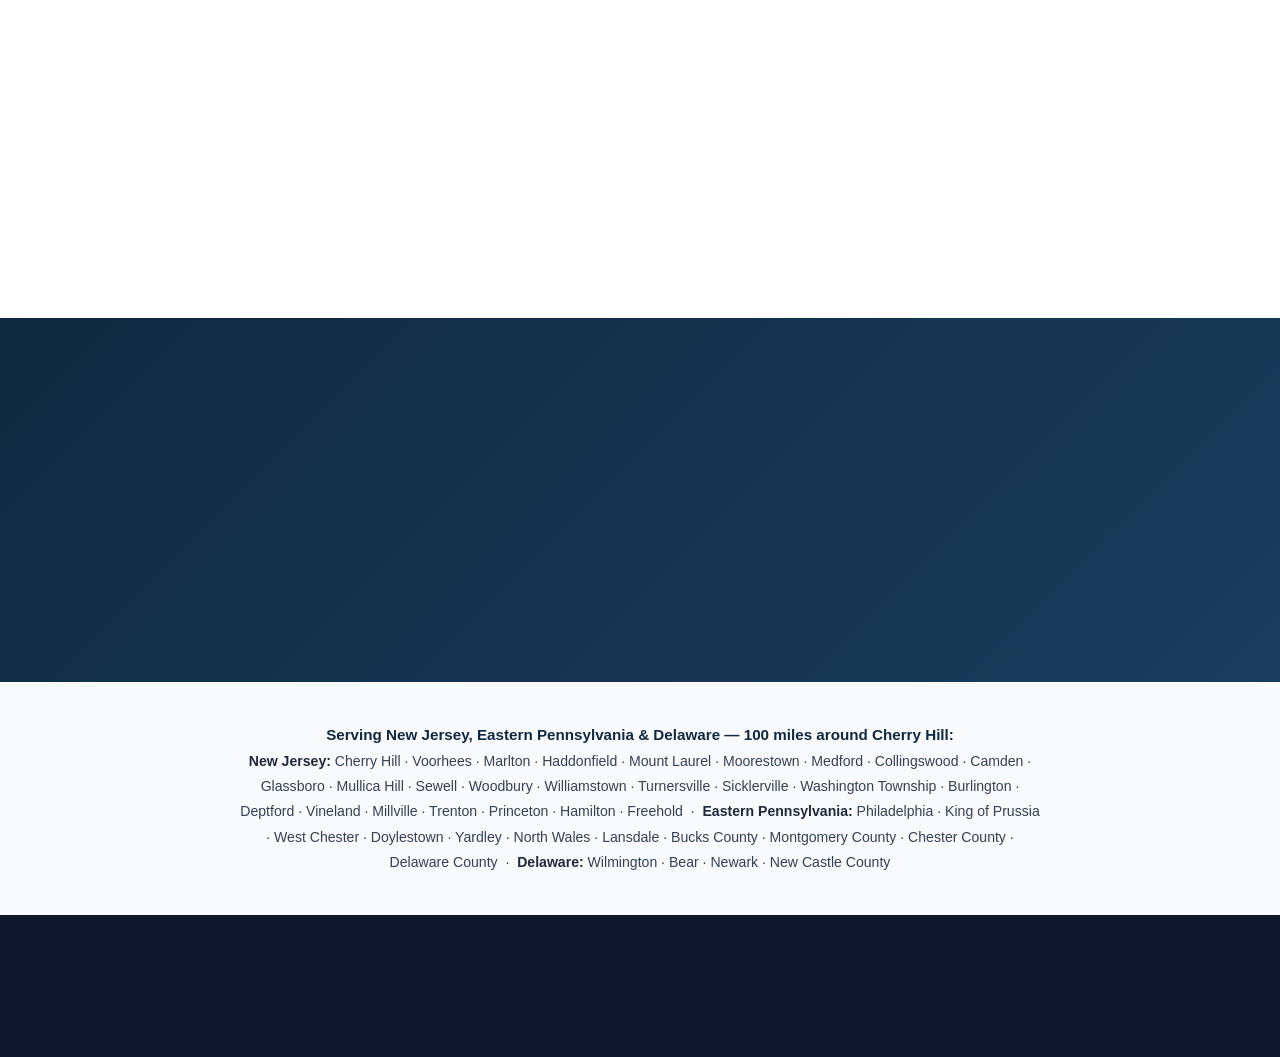
<file: cleaning.html>
<!DOCTYPE html>
<html lang="en">
<head>
  <meta charset="UTF-8">
  <meta name="viewport" content="width=device-width, initial-scale=1.0">
  <link rel="icon" href="/favicon.ico" sizes="any">
  <link rel="icon" type="image/png" sizes="32x32" href="/favicon-32.png">
  <link rel="icon" type="image/png" sizes="16x16" href="/favicon-16.png">
  <link rel="apple-touch-icon" href="/apple-touch-icon.png">
  <title>Gutter Cleaning NJ, PA & Delaware | Same-Day & Next-Day Service | CleanGutters Cherry Hill NJ</title>
  <meta name="description" content="Professional gutter cleaning across New Jersey, Eastern Pennsylvania & Delaware — 100 miles around Cherry Hill. Same-day and next-day appointments when available. Book today: (856) 874-6640">
  <meta name="robots" content="index, follow">
  <link rel="canonical" href="https://cleangutters-nj.com/cleaning.html">
  <!-- Preload hero image (self-hosted, WebP) -->
  <link rel="preload" as="image" href="/images/clean-hero.jpg" fetchpriority="high">
  <style>
    *, *::before, *::after { box-sizing: border-box; margin: 0; padding: 0; }
    :root {
      --navy: #0f2940;
      --navy-light: #1a3d5c;
      --blue: #2563eb;
      --blue-light: #3b82f6;
      --gold: #fbbf24;
      --gold-dark: #d97706;
      --green: #16a34a;
      --bg: #f8fafc;
      --white: #fff;
      --gray-50: #f9fafb;
      --gray-100: #f1f5f9;
      --gray-200: #e2e8f0;
      --gray-400: #94a3b8;
      --gray-500: #64748b;
      --gray-600: #475569;
      --gray-700: #334155;
      --gray-800: #1e293b;
      --gray-900: #0f172a;
      --shadow-sm: 0 1px 3px rgba(0,0,0,0.08);
      --shadow: 0 4px 12px rgba(0,0,0,0.1);
      --shadow-lg: 0 12px 32px rgba(0,0,0,0.12);
      --shadow-xl: 0 20px 50px rgba(0,0,0,0.15);
      --radius: 12px;
      --radius-lg: 16px;
    }
    html { scroll-behavior: smooth; }
    html, body { overflow-x: hidden; max-width: 100%; }
    body { font-family: 'Inter', -apple-system, BlinkMacSystemFont, 'Segoe UI', Roboto, Helvetica, Arial, sans-serif; color: var(--gray-800); background: var(--white); line-height: 1.65; -webkit-font-smoothing: antialiased; }
    /* Skip off-screen layout/paint work — biggest LCP win on mobile */
    .gallery-section, .how-section, .compare-section, .benefits-section,
    .reviews-section, .faq-section, .bottom-cta, footer, .service-areas {
      content-visibility: auto;
      contain-intrinsic-size: 1px 800px;
    }
    img { max-width: 100%; height: auto; display: block; }
    a { color: var(--blue); text-decoration: none; }

    /* ── TRUST BAR ───────────────────────────────── */
    .trust-bar { background: var(--navy); color: var(--white); padding: 10px 20px; font-size: 0.82rem; }
    .trust-bar-inner { max-width: 1200px; margin: 0 auto; display: flex; justify-content: center; align-items: center; gap: 28px; flex-wrap: wrap; }
    .trust-bar span { display: flex; align-items: center; gap: 6px; }
    .trust-bar .sep { opacity: 0.4; }

    /* ── HEADER ──────────────────────────────────── */
    .header { background: var(--white); border-bottom: 1px solid var(--gray-200); padding: 0 20px; position: sticky; top: 0; z-index: 100; box-shadow: var(--shadow-sm); }
    .header-inner { max-width: 1200px; margin: 0 auto; display: flex; justify-content: space-between; align-items: center; height: 64px; }
    .logo { display: flex; align-items: center; gap: 12px; text-decoration: none; }
    .logo img { height: 40px; width: auto; }
    .logo-text { font-weight: 800; font-size: 1.15rem; color: var(--navy); line-height: 1.2; }
    .logo-text small { display: block; font-weight: 500; font-size: 0.7rem; color: var(--gray-500); letter-spacing: 0.5px; text-transform: uppercase; }
    .header-right { display: flex; align-items: center; gap: 16px; }
    .header-reviews { display: flex; align-items: center; gap: 6px; font-size: 0.85rem; color: var(--gray-600); }
    .header-reviews .stars { color: var(--gold); font-size: 0.95rem; }
    .btn-phone { display: inline-flex; align-items: center; gap: 6px; background: var(--navy); color: var(--white); padding: 10px 20px; border-radius: 8px; font-weight: 700; font-size: 0.9rem; text-decoration: none; transition: all 0.2s; }
    .btn-phone:hover { background: var(--navy-light); transform: translateY(-1px); }

    /* ── HERO ─────────────────────────────────────── */
    .hero { position: relative; min-height: 520px; display: flex; align-items: center; overflow: hidden; }
    .hero-bg { position: absolute; inset: 0; z-index: 0; }
    .hero-bg img { width: 100%; height: 100%; object-fit: cover; }
    .hero-bg::after { content: ''; position: absolute; inset: 0; background: linear-gradient(135deg, rgba(15,41,64,0.88) 0%, rgba(15,41,64,0.72) 100%); }
    .hero-content { position: relative; z-index: 1; max-width: 1200px; margin: 0 auto; padding: 60px 20px; display: grid; grid-template-columns: 1fr 420px; gap: 48px; align-items: center; }
    .hero-left { color: var(--white); }
    .hero-badge { display: inline-flex; align-items: center; gap: 6px; background: var(--gold); border: 1px solid var(--gold); color: var(--gray-900); padding: 6px 16px; border-radius: 50px; font-size: 0.82rem; font-weight: 700; letter-spacing: 0.3px; margin-bottom: 20px; }
    .hero h1 { font-size: 2.8rem; line-height: 1.12; font-weight: 800; margin-bottom: 16px; letter-spacing: -0.02em; }
    .hero h1 em { font-style: normal; color: var(--gold); }
    .hero-sub { font-size: 1.15rem; margin-bottom: 28px; line-height: 1.6; max-width: 520px; }
    .hero-stats { display: flex; gap: 32px; margin-bottom: 32px; }
    .hero-stat { text-align: center; }
    .hero-stat-num { display: block; font-size: 2rem; font-weight: 800; color: var(--gold); line-height: 1.1; }
    .hero-stat-label { font-size: 0.78rem; text-transform: uppercase; letter-spacing: 0.5px; }
    .hero-ctas { display: flex; gap: 12px; flex-wrap: wrap; }
    .btn-primary { display: inline-flex; align-items: center; gap: 8px; background: var(--gold); color: var(--gray-900); padding: 16px 32px; border-radius: 8px; font-weight: 800; font-size: 1.05rem; text-decoration: none; transition: all 0.2s; box-shadow: 0 4px 16px rgba(245,158,11,0.3); }
    .btn-primary:hover { transform: translateY(-2px); box-shadow: 0 8px 24px rgba(245,158,11,0.4); background: var(--gold-dark); }
    .btn-outline { display: inline-flex; align-items: center; gap: 8px; background: transparent; color: var(--white); padding: 16px 32px; border-radius: 8px; font-weight: 700; font-size: 1.05rem; text-decoration: none; border: 2px solid rgba(255,255,255,0.4); transition: all 0.2s; }
    .btn-outline:hover { border-color: var(--white); background: rgba(255,255,255,0.1); }

    /* ── HERO FORM CARD ──────────────────────────── */
    .hero-form-card { background: var(--white); border-radius: var(--radius-lg); padding: 32px; box-shadow: var(--shadow-xl); }
    .hero-form-card h2 { font-size: 1.3rem; color: var(--navy); margin-bottom: 4px; }
    .hero-form-card .form-sub { font-size: 0.85rem; color: var(--gray-600); margin-bottom: 20px; }
    .hero-form-card label { display: block; font-weight: 600; color: var(--gray-700); margin-bottom: 4px; font-size: 0.82rem; }
    .hero-form-card input, .hero-form-card select { width: 100%; padding: 11px 14px; border: 1.5px solid var(--gray-200); border-radius: 8px; font-size: 0.95rem; margin-bottom: 12px; font-family: inherit; transition: border-color 0.2s; background: var(--white); }
    .hero-form-card input:focus, .hero-form-card select:focus { border-color: var(--blue); outline: none; box-shadow: 0 0 0 3px rgba(37,99,235,0.1); }
    .hero-form-card button { width: 100%; padding: 14px; background: var(--navy); color: var(--white); font-size: 1rem; font-weight: 800; border: none; border-radius: 8px; cursor: pointer; transition: all 0.2s; margin-top: 4px; }
    .hero-form-card button:hover { background: var(--navy-light); }
    .hero-form-card .fine { font-size: 0.72rem; color: var(--gray-500); text-align: center; margin-top: 10px; line-height: 1.5; }
    .form-success { display: none; text-align: center; padding: 20px; }
    .form-success .check { font-size: 2.5rem; margin-bottom: 8px; }
    .form-success h3 { color: var(--green); margin-bottom: 4px; font-size: 1.1rem; }
    .form-success p { color: var(--gray-600); font-size: 0.9rem; }

    /* ── PHOTO GALLERY ───────────────────────────── */
    .gallery-section { padding: 60px 20px; background: var(--gray-50); }
    .gallery-inner { max-width: 1200px; margin: 0 auto; }
    .section-label { display: inline-block; font-size: 0.75rem; font-weight: 700; text-transform: uppercase; letter-spacing: 1.2px; color: var(--blue); margin-bottom: 8px; }
    .section-title { font-size: 2rem; font-weight: 800; color: var(--navy); margin-bottom: 8px; line-height: 1.2; }
    .section-sub { font-size: 1.05rem; color: var(--gray-600); margin-bottom: 36px; max-width: 600px; }
    .gallery-grid { display: grid; grid-template-columns: repeat(auto-fit, minmax(260px, 1fr)); gap: 16px; }
    .gallery-card { border-radius: var(--radius); overflow: hidden; box-shadow: var(--shadow); transition: transform 0.3s, box-shadow 0.3s; position: relative; aspect-ratio: 4/3; }
    .gallery-card:hover { transform: translateY(-4px); box-shadow: var(--shadow-lg); }
    .gallery-card img { width: 100%; height: 100%; object-fit: cover; }
    .gallery-card .caption { position: absolute; bottom: 0; left: 0; right: 0; background: linear-gradient(to top, rgba(0,0,0,0.75), transparent); padding: 16px; color: var(--white); font-size: 0.85rem; font-weight: 600; }

    /* ── HOW IT WORKS ────────────────────────────── */
    .how-section { padding: 60px 20px; }
    .how-inner { max-width: 1000px; margin: 0 auto; }
    .how-grid { display: grid; grid-template-columns: repeat(3, 1fr); gap: 32px; margin-top: 36px; }
    .how-step { text-align: center; }
    .how-num { display: inline-flex; align-items: center; justify-content: center; width: 56px; height: 56px; background: var(--navy); color: var(--gold); font-size: 1.5rem; font-weight: 800; border-radius: 50%; margin-bottom: 16px; }
    .how-step h3 { font-size: 1.1rem; color: var(--navy); margin-bottom: 8px; }
    .how-step p { font-size: 0.9rem; color: var(--gray-600); }

    /* ── COMPARISON ───────────────────────────────── */
    .compare-section { padding: 60px 20px; background: var(--navy); color: var(--white); }
    .compare-inner { max-width: 900px; margin: 0 auto; }
    .compare-section .section-label { color: var(--gold); }
    .compare-section .section-title { color: var(--white); }
    .compare-section .section-sub { color: rgba(255,255,255,0.9); }
    .compare-scroll { width: 100%; overflow-x: auto; -webkit-overflow-scrolling: touch; border-radius: var(--radius); }
    .compare-table { width: 100%; border-collapse: collapse; font-size: 0.9rem; background: rgba(255,255,255,0.05); border-radius: var(--radius); overflow: hidden; backdrop-filter: blur(10px); }
    .compare-table th { background: rgba(255,255,255,0.18); color: var(--white); padding: 14px 16px; text-align: left; font-weight: 800; font-size: 0.82rem; text-transform: uppercase; letter-spacing: 0.5px; }
    .compare-table td { padding: 14px 16px; border-bottom: 1px solid rgba(255,255,255,0.08); }
    .compare-table tr:last-child td { border-bottom: none; }
    .compare-table .us { font-weight: 800; color: var(--white); background: rgba(251,191,36,0.18); }
    .compare-table .them { color: var(--white); opacity: 0.95; font-weight: 500; }
    .compare-table .check { color: #4ade80; font-weight: 700; }
    .compare-table .x { color: #fca5a5; font-weight: 700; }

    /* ── BENEFITS ─────────────────────────────────── */
    .benefits-section { padding: 60px 20px; }
    .benefits-inner { max-width: 1100px; margin: 0 auto; }
    .benefits-grid { display: grid; grid-template-columns: repeat(auto-fit, minmax(300px, 1fr)); gap: 24px; margin-top: 36px; }
    .benefit-card { background: var(--white); border-radius: var(--radius-lg); padding: 28px; box-shadow: var(--shadow-sm); border: 1px solid var(--gray-100); transition: all 0.3s; }
    .benefit-card:hover { box-shadow: var(--shadow); border-color: var(--blue-light); transform: translateY(-2px); }
    .benefit-icon { display: inline-flex; align-items: center; justify-content: center; width: 48px; height: 48px; background: var(--navy); color: var(--gold); border-radius: 12px; font-size: 1.3rem; margin-bottom: 16px; }
    .benefit-card h3 { font-size: 1.05rem; color: var(--navy); margin-bottom: 8px; font-weight: 700; }
    .benefit-card p { font-size: 0.9rem; color: var(--gray-600); line-height: 1.65; }

    /* ── TESTIMONIALS ─────────────────────────────── */
    .reviews-section { padding: 60px 20px; background: var(--gray-50); }
    .reviews-inner { max-width: 1100px; margin: 0 auto; }
    .reviews-header { display: flex; justify-content: space-between; align-items: flex-end; margin-bottom: 36px; flex-wrap: wrap; gap: 16px; }
    .reviews-grid { display: grid; grid-template-columns: repeat(auto-fit, minmax(280px, 1fr)); gap: 20px; }
    .review-card { background: var(--white); padding: 24px; border-radius: var(--radius); box-shadow: var(--shadow-sm); border: 1px solid var(--gray-100); display: flex; flex-direction: column; transition: all 0.3s; }
    .review-card:hover { box-shadow: var(--shadow); transform: translateY(-2px); }
    .review-promise-icon { font-size: 2.2rem; margin-bottom: 12px; }
    .promise-title { color: var(--navy); font-size: 1.05rem; font-weight: 800; margin-bottom: 8px; }
    .promise-body { color: var(--gray-600); font-size: 0.9rem; line-height: 1.65; flex: 1; }
    .review-stars { color: var(--gold); font-size: 1.15rem; margin-bottom: 12px; letter-spacing: 2px; }
    .review-text { color: var(--gray-700); font-size: 0.96rem; line-height: 1.6; flex: 1; margin-bottom: 14px; font-style: italic; }
    .review-author { border-top: 1px solid var(--gray-100); padding-top: 12px; }
    .review-author strong { color: var(--navy); font-size: 0.9rem; display: block; }
    .review-meta { color: var(--gray-500); font-size: 0.75rem; }
    .reviews-summary { display: flex; align-items: center; gap: 8px; font-size: 0.9rem; color: var(--gray-600); }
    .reviews-summary .stars { color: var(--gold); font-size: 1.05rem; letter-spacing: 1.5px; }
    .reviews-summary strong { color: var(--navy); font-size: 1.1rem; }
    .btn-promise-link { display: inline-block; background: var(--navy); color: var(--white); padding: 12px 24px; border-radius: 8px; font-weight: 700; font-size: 0.9rem; text-decoration: none; transition: all 0.2s; }
    .btn-promise-link:hover { background: var(--navy-light); transform: translateY(-1px); }

    /* ── FAQ ──────────────────────────────────────── */
    .faq-section { padding: 60px 20px; }
    .faq-inner { max-width: 800px; margin: 0 auto; }
    .faq-item { border-bottom: 1px solid var(--gray-200); }
    .faq-q { display: flex; justify-content: space-between; align-items: center; padding: 18px 0; cursor: pointer; font-weight: 700; color: var(--navy); font-size: 1rem; user-select: none; }
    .faq-q::after { content: '+'; font-size: 1.4rem; color: var(--gray-600); transition: transform 0.2s; }
    .faq-item.open .faq-q::after { transform: rotate(45deg); }
    .faq-a { max-height: 0; overflow: hidden; transition: max-height 0.3s ease; }
    .faq-a-inner { padding: 0 0 18px; font-size: 0.92rem; color: var(--gray-600); line-height: 1.7; }

    /* ── BOTTOM CTA ──────────────────────────────── */
    .bottom-cta { padding: 60px 20px; background: linear-gradient(135deg, var(--navy) 0%, var(--navy-light) 100%); color: var(--white); text-align: center; }
    .bottom-cta h2 { font-size: 2rem; margin-bottom: 12px; }
    .bottom-cta p { font-size: 1.05rem; margin-bottom: 28px; max-width: 500px; margin-left: auto; margin-right: auto; }
    .bottom-cta .hero-ctas { justify-content: center; }

    /* ── FOOTER ───────────────────────────────────── */
    footer { background: var(--gray-900); color: var(--gray-200); padding: 36px 20px; font-size: 0.85rem; }
    .footer-inner { max-width: 1200px; margin: 0 auto; display: flex; justify-content: space-between; align-items: center; flex-wrap: wrap; gap: 20px; }
    footer a { color: var(--gold); text-decoration: none; font-weight: 600; transition: color 0.2s; }
    footer a:hover { color: var(--white); text-decoration: underline; }
    footer .footer-sep { color: var(--gray-500); margin: 0 8px; }

    /* ── MOBILE ───────────────────────────────────── */
    .mobile-cta { display: none; position: fixed; bottom: 0; left: 0; right: 0; z-index: 200; background: var(--navy); padding: 10px 16px; box-shadow: 0 -4px 16px rgba(0,0,0,0.2); }
    .mobile-cta-inner { display: flex; gap: 8px; }
    .mobile-cta a { flex: 1; text-align: center; padding: 14px; border-radius: 8px; text-decoration: none; font-weight: 800; font-size: 0.92rem; }
    .mobile-cta .btn-m-call { background: var(--navy); color: var(--white); }
    .mobile-cta .btn-m-form { background: var(--gold); color: var(--gray-900); }

    @media (max-width: 900px) {
      .hero-content { grid-template-columns: 1fr; padding: 40px 20px; }
      .hero h1 { font-size: 2rem; }
      .hero-stats { gap: 20px; }
      .how-grid { grid-template-columns: 1fr; gap: 24px; }
      .header-reviews { display: none; }
    }
    @media (max-width: 768px) {
      .mobile-cta { display: block; }
      body { padding-bottom: 80px; }
      .hero { min-height: auto; }
      .hero-content { display: flex; flex-direction: column; gap: 24px; padding: 24px 16px 32px; }
      /* Form FIRST on mobile so it's above the fold */
      .hero-form-card { order: 1; padding: 22px; }
      .hero-left { order: 2; }
      .hero h1 { font-size: 1.7rem; margin-bottom: 10px; }
      .hero-badge { margin-bottom: 14px; }
      .hero-sub { font-size: 1rem; margin-bottom: 18px; }
      .hero-stats { gap: 18px; margin-bottom: 0; }
      .hero-ctas { display: none; }  /* sticky mobile bar + form cover CTAs */
      .trust-bar-inner { gap: 16px; font-size: 0.75rem; }
      .reviews-header { flex-direction: column; align-items: flex-start; }
      .gallery-grid { grid-template-columns: 1fr 1fr; }
      .footer-inner { flex-direction: column; text-align: center; }
      /* Comparison table: shrink to fit mobile, no page overflow */
      .compare-table { font-size: 0.74rem; min-width: 0; }
      .compare-table th, .compare-table td { padding: 9px 8px; }
      /* Header sizing fix on mobile */
      .header { padding: 0 12px; }
      .header-inner { height: 58px; gap: 8px; }
      .logo { gap: 8px; }
      .logo img { height: 32px; }
      .logo-text { font-size: 0.95rem; }
      .logo-text small { font-size: 0.6rem; letter-spacing: 0.3px; }
      .btn-phone { padding: 8px 12px; font-size: 0.82rem; white-space: nowrap; gap: 4px; }
    }
    @media (max-width: 480px) {
      .gallery-grid { grid-template-columns: 1fr; }
      .benefits-grid { grid-template-columns: 1fr; }
      .reviews-grid { grid-template-columns: 1fr; }
      .logo-text { font-size: 0.88rem; }
      .btn-phone { padding: 7px 10px; font-size: 0.78rem; }
      .trust-bar { font-size: 0.72rem; }
    }
  </style>
  <!-- Google Ads conversion tracking (gtag.js) — loaded after LCP via requestIdleCallback -->
  <script>
    window.dataLayer = window.dataLayer || [];
    function gtag(){dataLayer.push(arguments);}
    gtag('js', new Date());
    gtag('config', 'AW-18146670851', { send_page_view: false });
    gtag('config', 'G-E7NG44429T');
    function loadGtag() {
      var s = document.createElement('script');
      s.async = true;
      s.src = 'https://www.googletagmanager.com/gtag/js?id=AW-18146670851';
      document.head.appendChild(s);
    }
    if ('requestIdleCallback' in window) {
      requestIdleCallback(loadGtag, { timeout: 2500 });
    } else {
      setTimeout(loadGtag, 1500);
    }
    // Fire page view after gtag loads
    window.addEventListener('load', () => setTimeout(() => gtag('event', 'page_view'), 500));
  </script>
  <!-- Inter font: system font stack only (saves 750ms FCP vs Google Fonts CDN) -->


  <!-- LocalBusiness Schema (Google rich results / local SEO / ad quality) -->
  <script type="application/ld+json">
  {
    "@context": "https://schema.org",
    "@type": "RoofingContractor",
    "@id": "https://cleangutters-nj.com/#business",
    "name": "CleanGutters",
    "legalName": "CleanGutters Lighting",
    "alternateName": "CleanGutters",
    "image": "https://cleangutters-nj.com/images/logo.webp",
    "logo": "https://cleangutters-nj.com/images/logo.webp",
    "url": "https://cleangutters-nj.com",
    "telephone": "+1-856-874-6640",
    "email": "cleangutters2008@gmail.com",
    "description": "Locally owned gutter cleaning serving New Jersey, Eastern Pennsylvania, and Delaware. 18 years of experience. Same-day and next-day appointments available with a free gutter-health inspection.",
    "priceRange": "$$",
    "address": {
      "@type": "PostalAddress",
      "streetAddress": "132 Cherry Parke",
      "addressLocality": "Cherry Hill",
      "addressRegion": "NJ",
      "postalCode": "08002",
      "addressCountry": "US"
    },
    "geo": {
      "@type": "GeoCoordinates",
      "latitude": 39.9268,
      "longitude": -75.0305
    },
    "areaServed": [
      { "@type": "AdministrativeArea", "name": "New Jersey" },
      { "@type": "AdministrativeArea", "name": "Eastern Pennsylvania" },
      { "@type": "AdministrativeArea", "name": "Delaware" }
    ],
    "openingHoursSpecification": [
      {
        "@type": "OpeningHoursSpecification",
        "dayOfWeek": ["Monday","Tuesday","Wednesday","Thursday","Friday","Saturday"],
        "opens": "07:00",
        "closes": "19:00"
      }
    ],
    "foundingDate": "2025",
    "founder": {
      "@type": "Person",
      "name": "Alex Wasco",
      "jobTitle": "Owner & Installer",
      "description": "18 years of professional gutter guard and exterior lighting experience."
    },
    "hasOfferCatalog": {
      "@type": "OfferCatalog",
      "name": "Gutter Cleaning Services",
      "itemListElement": [
        {
          "@type": "Offer",
          "priceSpecification": {
            "@type": "PriceSpecification",
            "price": "99",
            "priceCurrency": "USD",
            "description": "Starting price for single-story homes. Pricing varies by home size, stories, and condition."
          },
          "itemOffered": {
            "@type": "Service",
            "name": "Gutter Cleaning",
            "description": "Full gutter and downspout cleaning with debris haul-away and a free gutter-health inspection. Starting at $99 for single-story homes."
          }
        },
        {
          "@type": "Offer",
          "itemOffered": {
            "@type": "Service",
            "name": "Free Gutter-Health Inspection",
            "description": "Complimentary inspection for leaks, sagging, and downspout flow with every cleaning"
          }
        }
      ]
    },
    "aggregateRating": {
      "@type": "AggregateRating",
      "ratingValue": "5.0",
      "reviewCount": "25",
      "bestRating": "5",
      "worstRating": "1"
    },
    "sameAs": []
  }
  </script>

  <!-- FAQ Schema (Google rich results) -->
  <script type="application/ld+json">
  {
    "@context": "https://schema.org",
    "@type": "FAQPage",
    "mainEntity": [
      {
        "@type": "Question",
        "name": "How soon can you clean my gutters?",
        "acceptedAnswer": {
          "@type": "Answer",
          "text": "Often same day or next day when weather creates active overflow. Call or fill out the form and Alex will prioritize urgent clogged/overflowing gutters."
        }
      },
      {
        "@type": "Question",
        "name": "What's included in a gutter cleaning?",
        "acceptedAnswer": {
          "@type": "Answer",
          "text": "We hand-clean all gutters and downspouts, flush them to confirm proper flow, bag and haul away the debris, and leave your property clean. Every cleaning also includes a free gutter-health inspection."
        }
      },
      {
        "@type": "Question",
        "name": "What is the free gutter-health inspection?",
        "acceptedAnswer": {
          "@type": "Answer",
          "text": "While we're cleaning, we check for leaks, loose or sagging sections, gutters pulling away from the fascia, and downspout flow. We tell you honestly if everything's fine — or flag anything that needs attention. No pressure, just information."
        }
      },
      {
        "@type": "Question",
        "name": "How often should gutters be cleaned?",
        "acceptedAnswer": {
          "@type": "Answer",
          "text": "Most Northeast homes need cleaning twice a year — late spring and late fall. Homes with lots of trees may need it more often. If you're tired of the cycle, ask about gutter guards while we're up there."
        }
      },
      {
        "@type": "Question",
        "name": "Do you offer financing?",
        "acceptedAnswer": {
          "@type": "Answer",
          "text": "Yes. We offer flexible payment plans so you can protect your home now and pay over time. Ask about financing options during your free estimate — no credit impact for the quote."
        }
      }
    ]
  }
  </script>
</head>
<body>

  <a href="#form" class="skip-link" style="position:absolute;left:-9999px;top:0;background:var(--navy);color:var(--white);padding:8px 16px;z-index:9999;">Skip to main content</a>

  <main>

  <!-- Trust Bar -->
  <div class="trust-bar">
    <div class="trust-bar-inner">
      <span><strong>5.0 rating</strong> · 25 Google reviews</span>
      <span class="sep">|</span>
      <span>⚡ Same-Day / Next-Day Available</span>
      <span class="sep">|</span>
      <span>🔍 Free Gutter-Health Check Every Cleaning</span>
      <span class="sep">|</span>
      <span>✅ Fully Insured · $2M Liability Coverage</span>
      <span class="sep">|</span>
      <span>💰 Cleaning Starting at $99</span>
    </div>
  </div>

  <!-- Header -->
  <div class="header">
    <div class="header-inner">
      <a href="/" class="logo">
        <img src="/images/logo.webp" alt="CleanGutters professional gutter guard installation" width="40" height="40">
        <div class="logo-text">CleanGutters<small>Gutter Guard Installation · NJ · PA · DE</small></div>
      </a>
      <div class="header-right">
        <div class="header-reviews">
          <span class="stars">5.0 rating</span>
          <span>25 Google reviews</span>
        </div>
        <a href="tel:8568746640" class="btn-phone">📞 (856) 874-6640</a>
      </div>
    </div>
  </div>

  <!-- Hero -->
  <section class="hero">
    <div class="hero-bg">
      <picture>
        <img src="/images/clean-hero.jpg" alt="Before and after gutter cleaning on a New Jersey home — clogged gutter cleared to spotless" width="1600" height="1414" fetchpriority="high">
      </picture>
    </div>
    <div class="hero-content">
      <div class="hero-left">
        <div class="hero-badge">⚡ Same-Day & Next-Day Cleaning — Storm Overflow Priority</div>
        <p style="font-size:1.6rem;font-weight:800;color:var(--gold);margin:0 0 8px;">Starting at $99<span style="font-size:0.85rem;font-weight:500;color:rgba(255,255,255,0.8);margin-left:8px;">*1-story homes</span></p>
        <h1>Professional Gutter Cleaning Across <em>NJ, PA &amp; Delaware</em> — Done Right</h1>
        <p class="hero-sub">Clogged or overflowing? We hand-clean every gutter and downspout, haul the debris away, and include a free gutter-health inspection on every job. Owner-operated, same-day and next-day appointments when available.</p>
        <div class="hero-stats">
          <div class="hero-stat">
            <span class="hero-stat-num">1,000+</span>
            <span class="hero-stat-label">Homes Served</span>
          </div>
          <div class="hero-stat">
            <span class="hero-stat-num">18yr</span>
            <span class="hero-stat-label">Experience</span>
          </div>
          <div class="hero-stat">
            <span class="hero-stat-num">5.0</span>
            <span class="hero-stat-label">Google Rating</span>
          </div>
        </div>
        <div class="hero-ctas">
          <a href="#form" class="btn-primary">Get Free Estimate →</a>
          <a href="tel:8568746640" class="btn-outline">📞 Call Now</a>
        </div>
      </div>
      <div class="hero-form-card" id="form">
        <h2>Book Your Gutter Cleaning</h2>
        <p class="form-sub">⏱ Alex calls you back personally — usually within 2 hours</p>
        <form id="leadForm">
          <label for="name">Your Name *</label>
          <input type="text" id="name" name="name" autocomplete="name" required placeholder="John Smith">
          <label for="phone">Phone Number *</label>
          <input type="tel" id="phone" name="phone" inputmode="tel" autocomplete="tel" required placeholder="(856) 555-0123">
          <label for="service">What Do You Need? *</label>
          <select id="service" name="service" required>
            <option value="gutter-cleaning">Gutter Cleaning</option>
            <option value="gutter-repair">Gutter Repair</option>
            <option value="gutter-protection">Gutter Guard Installation</option>
            <option value="new-gutters">New Seamless Gutters</option>
            <option value="new-downspouts">New Downspouts</option>
            <option value="outdoor-lighting">Permanent Outdoor Lighting</option>
            <option value="all-gutter-services">All Gutter Services</option>
            <option value="other">Other / Not Sure</option>
          </select>
          <button type="submit">Get My Free Estimate →</button>
          <p class="fine">✅ No spam &nbsp;·&nbsp; ✅ No obligation &nbsp;·&nbsp; ✅ Local Cherry Hill owner</p>
        </form>
        <div class="form-success" id="formSuccess">
          <div class="check">✅</div>
          <h3>Request Received!</h3>
          <p>Alex will call you within 2 hours. Need us sooner? <a href="tel:8568746640"><strong>(856) 874-6640</strong></a></p>
        </div>
      </div>
    </div>
  </section>

  <!-- Photo Gallery -->
  <section class="gallery-section">
    <div class="gallery-inner">
      <span class="section-label">Our Work</span>
      <h2 class="section-title">Real Gutter Work. Real Local Homes.</h2>
      <p class="section-sub">Same-day and next-day appointments available — done by Alex personally, never subcontractors.</p>
      <div class="gallery-grid">
        <div class="gallery-card">
          <img src="/images/clean-g1.jpg" alt="Gutter packed with leaves before cleaning, spotless after" width="800" height="800" loading="lazy">
          <div class="caption">Before &amp; after — leaf-clogged gutter cleared</div>
        </div>
        <div class="gallery-card">
          <img src="/images/clean-g2.jpg" alt="Clogged gutter full of rotting debris cleaned to bare metal" width="800" height="792" loading="lazy">
          <div class="caption">Before &amp; after — debris removed, free-flowing</div>
        </div>
        <div class="gallery-card">
          <img src="/images/clean-g3.jpg" alt="Gutter full of brown leaves before, clean after — NJ home" width="800" height="710" loading="lazy">
          <div class="caption">Before &amp; after — fall leaf cleanout</div>
        </div>
        <div class="gallery-card">
          <img src="/images/clean-g4.jpg" alt="Gutter holding standing water and muck before, drained and clean after" width="800" height="710" loading="lazy">
          <div class="caption">Before &amp; after — standing water cleared</div>
        </div>
      </div>
    </div>
  </section>

  <!-- How It Works -->
  <section class="how-section">
    <div class="how-inner" style="text-align:center;">
      <span class="section-label">Simple Process</span>
      <h2 class="section-title">How It Works</h2>
      <p class="section-sub" style="margin:8px auto 0;">From first call to clean, free-flowing gutters — in three easy steps.</p>
      <div class="how-grid">
        <div class="how-step">
          <div class="how-num">1</div>
          <h3>Book Today</h3>
          <p>Call or fill out the form. Alex gets you on the schedule fast — most cleanings happen within a few days.</p>
        </div>
        <div class="how-step">
          <div class="how-num">2</div>
          <h3>Hand-Clean &amp; Flush</h3>
          <p>We clear every gutter and downspout by hand, flush to confirm flow, bag the debris, and haul it away. No mess left behind.</p>
        </div>
        <div class="how-step">
          <div class="how-num">3</div>
          <h3>Free Gutter-Health Check</h3>
          <p>While we're up there, we inspect for leaks, sagging, and downspout issues — and tell you honestly what (if anything) needs attention.</p>
        </div>
      </div>
    </div>
  </section>

  <!-- What's Included -->
  <section class="compare-section">
    <div class="compare-inner">
      <span class="section-label">What You Get</span>
      <h2 class="section-title">Every Cleaning Includes</h2>
      <p class="section-sub">No cutting corners and no upsell games — a thorough, owner-done cleaning with a free inspection on top.</p>
      <div class="compare-scroll">
      <table class="compare-table">
        <thead>
          <tr><th>Included</th><th class="us">What We Do</th></tr>
        </thead>
        <tbody>
          <tr><td>Full gutter clean-out</td><td class="us">Hand-clear every run of leaves, needles, and debris</td></tr>
          <tr><td>Downspout flush</td><td class="us">Flush and clear every downspout to confirm proper flow</td></tr>
          <tr><td>Debris haul-away</td><td class="us">We bag it and take it with us — nothing left on your lawn</td></tr>
          <tr><td>Free gutter-health inspection</td><td class="us">Check for leaks, sagging, pulling-away, and downspout issues</td></tr>
          <tr><td>Honest report</td><td class="us">We tell you if it's all fine — or flag what needs attention</td></tr>
          <tr><td>Owner-operated</td><td class="us">Alex does the work personally, never subcontractors</td></tr>
        </tbody>
      </table>
      </div>
    </div>
  </section>

  <!-- Benefits -->
  <section class="benefits-section">
    <div class="benefits-inner">
      <span class="section-label">Why Clean Now</span>
      <h2 class="section-title">Why Clogged Gutters Can't Wait</h2>
      <p class="section-sub">Skipping a cleaning is cheap — until the water damage isn't.</p>
      <div class="benefits-grid">
        <div class="benefit-card">
          <div class="benefit-icon">🏠</div>
          <h3>Protects Your Foundation</h3>
          <p>Clogged gutters overflow and dump water against your home. That's the #1 cause of foundation cracks, basement flooding, and $10,000+ repairs. A cleaning is a fraction of the cost.</p>
        </div>
        <div class="benefit-card">
          <div class="benefit-icon">🪜</div>
          <h3>No Ladder, No Risk</h3>
          <p>164,000 Americans land in the ER from ladder falls every year — most cleaning their own gutters. Let an insured pro handle it from the ground up.</p>
        </div>
        <div class="benefit-card">
          <div class="benefit-icon">🍂</div>
          <h3>Stops Fascia &amp; Roof Rot</h3>
          <p>Standing debris holds water against your fascia and roof edge, leading to rot and mold. Regular cleaning keeps that wood dry and sound.</p>
        </div>
        <div class="benefit-card">
          <div class="benefit-icon">🔍</div>
          <h3>Free Gutter-Health Check</h3>
          <p>Every cleaning includes a free inspection — we catch small leaks and sagging early, before they turn into a costly repair down the road.</p>
        </div>
        <div class="benefit-card">
          <div class="benefit-icon">🗓️</div>
          <h3>Same-Day Scheduling</h3>
          <p>No waiting weeks for a callback. Alex prioritizes same-day and next-day appointments when gutters are actively overflowing.</p>
        </div>
        <div class="benefit-card">
          <div class="benefit-icon">🛡️</div>
          <h3>While We're Up There — Never Clean Again</h3>
          <p>Tired of booking cleanings twice a year? Since we're already on the ladder, just ask about micro mesh gutter guards. No pressure — we'll clean what you called about first, and tell you honestly if guards make sense for your home.</p>
        </div>
      </div>
    </div>
  </section>

  <!-- Real Google Reviews -->
  <section class="reviews-section">
    <div class="reviews-inner">
      <div class="reviews-header">
        <div>
          <span class="section-label">Real Google Reviews</span>
          <h2 class="section-title">What Neighbors Are Saying</h2>
        </div>
        <div class="reviews-summary">
          <span class="stars">5.0 rating</span>
          <strong>5.0</strong> out of 5 · 25 Google reviews
        </div>
      </div>
      <div class="reviews-grid">
        <div class="review-card">
          <div class="review-stars">5.0 rating</div>
          <p class="review-text">"Got my gutters replaced and with new gutter guards. Looks great and no more cleanings."</p>
          <div class="review-author">
            <strong>Pat L.</strong>
            <span class="review-meta">Google Review · 3 weeks ago</span>
          </div>
        </div>
        <div class="review-card">
          <div class="review-stars">5.0 rating</div>
          <p class="review-text">"They did a great job! No more climbing ladders. I had a close call and that was it for me. Clean Gutters and Lighting solved my clogged gutter problem. Thanks guys. — MC"</p>
          <div class="review-author">
            <strong>Mike C.</strong>
            <span class="review-meta">Google Review · 3 weeks ago</span>
          </div>
        </div>
        <div class="review-card">
          <div class="review-stars">5.0 rating</div>
          <p class="review-text">"Really had a positive experience! The service was 10/10, Alex knew his craft in and out. Got my gutters cleaned a few times, and recently decided to upgrade to gutter guards. Highly recommended!"</p>
          <div class="review-author">
            <strong>Luca T.</strong>
            <span class="review-meta">Local Guide · Google Review · 10 months ago</span>
          </div>
        </div>
        <div class="review-card">
          <div class="review-stars">5.0 rating</div>
          <p class="review-text">"Couldn't be happier with the service from CleanGutters! From the moment I called, they were friendly, professional, and quick to schedule me in. The team arrived right on time, worked efficiently, and left my gutters spotless. Rainwater flows perfectly now. Highly recommend!"</p>
          <div class="review-author">
            <strong>Samantha T.</strong>
            <span class="review-meta">Local Guide · Google Review · 10 months ago</span>
          </div>
        </div>
      </div>
      <div style="text-align:center; margin-top:48px;">
        <p style="color:var(--gray-500); font-size:0.95rem; margin-bottom:24px;">Read our verified Google reviews on our Business Profile.</p>
        <div style="display:flex; flex-wrap:wrap; justify-content:center; gap:16px; align-items:center;">
          <a href="https://g.page/r/CQgr69prO1cLEAE" target="_blank" rel="noopener" class="btn-promise-link">Read Our Google Reviews →</a>
          <span style="color:var(--gray-400); font-weight:300; opacity:0.7;">|</span>
          <a href="https://g.page/r/CQgr69prO1cLEAE/review" target="_blank" rel="noopener" class="btn-promise-link">Leave Us a Review →</a>
        </div>
      </div>
    </div>
  </section>

  <!-- FAQ -->
  <section class="faq-section">
    <div class="faq-inner">
      <span class="section-label">Questions</span>
      <h2 class="section-title" style="text-align:center;">Frequently Asked Questions</h2>
      <div style="margin-top:32px;">
        <div class="faq-item open">
          <div class="faq-q">How soon can you clean my gutters?</div>
          <div class="faq-a"><div class="faq-a-inner">Often same day or next day when weather creates active overflow. Call or fill out the form and Alex will prioritize urgent clogged/overflowing gutters.</div></div>
        </div>
        <div class="faq-item">
          <div class="faq-q">What's included in a gutter cleaning?</div>
          <div class="faq-a"><div class="faq-a-inner">We hand-clean all gutters and downspouts, flush them to confirm proper flow, bag and haul away the debris, and leave your property clean. Every cleaning also includes a free gutter-health inspection.</div></div>
        </div>
        <div class="faq-item">
          <div class="faq-q">What is the free gutter-health inspection?</div>
          <div class="faq-a"><div class="faq-a-inner">While we're cleaning, we check for leaks, loose or sagging sections, gutters pulling away from the fascia, and downspout flow. We tell you honestly if everything's fine — or flag anything that needs attention. No pressure, just information.</div></div>
        </div>
        <div class="faq-item">
          <div class="faq-q">How often should gutters be cleaned?</div>
          <div class="faq-a"><div class="faq-a-inner">Most Northeast homes need cleaning twice a year — late spring and late fall. Homes with lots of trees may need it more often. If you're tired of the cycle, ask about gutter guards while we're up there.</div></div>
        </div>
        <div class="faq-item">
          <div class="faq-q">How much does gutter cleaning cost?</div>
          <div class="faq-a"><div class="faq-a-inner">Our standard gutter cleaning starts at <strong>$99 for single-story homes</strong>. Pricing varies based on home size (over 3,500 sq ft), number of stories, roof complexity, and gutter condition. We'll give you an exact quote after a quick phone call — no surprises, no hidden fees.</div></div>
        </div>
        <div class="faq-item">
          <div class="faq-q">Do you offer financing?</div>
          <div class="faq-a"><div class="faq-a-inner">Yes. We offer flexible payment plans so you can protect your home now and pay over time. Ask about financing options during your free estimate — no credit impact for the quote.</div></div>
        </div>
      </div>
    </div>
  </section>

  <!-- Bottom CTA -->
  <section class="bottom-cta">
    <h2>Ready for Clean, Free-Flowing Gutters?</h2>
    <p>Same-day and next-day availability. Free gutter-health inspection on every cleaning. Alex will call you personally.</p>
    <p style="font-size:1.2rem;font-weight:800;margin:12px 0 0;">Cleaning starting at <span style="color:var(--gold);">$99</span> · Financing available</p>
    <div class="hero-ctas">
      <a href="tel:8568746640" class="btn-primary">📞 Call (856) 874-6640</a>
      <a href="#form" class="btn-outline">📋 Request Estimate</a>
    </div>
  </section>

  <!-- Service Areas -->
  <section style="padding:40px 20px;text-align:center;background:var(--gray-50);">
    <p style="font-size:0.88rem;color:var(--gray-700);max-width:800px;margin:0 auto;line-height:1.8;">
      <strong style="color:var(--navy);font-size:0.95rem;">Serving New Jersey, Eastern Pennsylvania &amp; Delaware — 100 miles around Cherry Hill:</strong><br>
      <strong style="color:var(--gray-800);">New Jersey:</strong> Cherry Hill · Voorhees · Marlton · Haddonfield · Mount Laurel · Moorestown · Medford · Collingswood · Camden · Glassboro · Mullica Hill · Sewell · Woodbury · Williamstown · Turnersville · Sicklerville · Washington Township · Burlington · Deptford · Vineland · Millville · Trenton · Princeton · Hamilton · Freehold &nbsp;·&nbsp;
      <strong style="color:var(--gray-800);">Eastern Pennsylvania:</strong> Philadelphia · King of Prussia · West Chester · Doylestown · Yardley · North Wales · Lansdale · Bucks County · Montgomery County · Chester County · Delaware County &nbsp;·&nbsp;
      <strong style="color:var(--gray-800);">Delaware:</strong> Wilmington · Bear · Newark · New Castle County
    </p>
  </section>

  <!-- Footer -->
  <footer>
    <div class="footer-inner">
      <div>
        <strong style="color:var(--white);font-size:0.95rem;">CleanGutters — Professional Gutter Guard Installation</strong><br>
        <span style="color:var(--gray-400);font-size:0.85rem;">Operated by CleanGutters Lighting</span> <span class="footer-sep">·</span> <span style="color:var(--gray-400);">Fully Insured</span> <span class="footer-sep">·</span> <span style="color:var(--gray-400);">$2M Liability</span><br>
        <span style="color:var(--gray-400);">132 Cherry Parke, Cherry Hill, NJ 08002</span> <span class="footer-sep">·</span> <span style="color:var(--gray-400);">Locally Owned</span> <span class="footer-sep">·</span> <span style="color:var(--gray-400);">18 Years Experience</span>
      </div>
      <div style="text-align:right;">
        <a href="tel:8568746640">📞 (856) 874-6640</a> <span class="footer-sep">·</span> <a href="mailto:cleangutters2008@gmail.com">✉️ Email Us</a><br>
        <a href="/privacy">Privacy Policy</a> <span class="footer-sep">·</span> <a href="/terms">Terms of Service</a>
      </div>
    </div>
  </footer>

  </main>

  <!-- Mobile Sticky CTA -->
  <div class="mobile-cta">
    <div class="mobile-cta-inner">
      <a href="tel:8568746640" class="btn-m-call">📞 Call Now</a>
      <a href="#form" class="btn-m-form">📋 Free Estimate</a>
    </div>
  </div>

  <script>
    // Sanitize window.location.href: strip any query params whose value looks like a
    // Netlify preview URL (e.g. "incomparable-hummingbird-9a3a78.netlify.app") or any
    // other fully-qualified URL slipped in as a value. Keeps legitimate gclid and
    // Google Ads auto-tagging params intact.
    function cleanPageUrl() {
      try {
        const u = new URL(window.location.href);
        const cleaned = [];
        for (const [k, v] of u.searchParams.entries()) {
          // Drop unnamed params (no key) and any param whose KEY or VALUE contains 'netlify.app'
          if (!k) continue;
          if (k && k.includes('netlify.app')) continue;
          if (v && v.includes('netlify.app')) continue;
          cleaned.push([k, v]);
        }
        const u2 = new URL(u.origin + u.pathname);
        cleaned.forEach(([k, v]) => u2.searchParams.append(k, v));
        u2.hash = u.hash;
        return u2.toString();
      } catch (_) {
        return window.location.href;
      }
    }

    // Form submission
    document.getElementById('leadForm').addEventListener('submit', async function(e) {
      e.preventDefault();
      const btn = this.querySelector('button[type="submit"]');
      const orig = btn.textContent;
      btn.textContent = 'Sending…';
      btn.disabled = true;

      const fd = new FormData(this);
      const data = Object.fromEntries(fd);

      try {
        const resp = await fetch('https://aautomated-gutterleads.agents.runlobster.com/hooks/leads', {
          method: 'POST',
          headers: { 'Content-Type': 'application/json' },
          body: JSON.stringify({
            ...data,
            pageUrl: cleanPageUrl()
          })
        });
        const result = await resp.json();
        if (!resp.ok || !result.success) throw new Error(result.message || 'Failed');
        
        this.style.display = 'none';
        document.getElementById('formSuccess').style.display = 'block';
        
        // Google Ads conversion (suppressed in test mode via ?test=1)
        if (!new URLSearchParams(location.search).has('test')) {
          gtag('event', 'conversion', {
            'send_to': 'AW-18146670851/HZx0COTCwqocEIPygM1D',
            'value': 150.0,
            'currency': 'USD'
          });
          gtag('event', 'ads_conversion_Submit_lead_form_1');
        }
        
      } catch (err) {
        console.error('Form error:', err);
        alert('Thanks for your interest! Please call us directly at (856) 874-6640.');
        this.reset();
      } finally {
        btn.textContent = orig;
        btn.disabled = false;
      }
    });

    // Track phone-call clicks as a DISTINCT event only — NOT the form-submit
    // conversion action (avoids phantom lead conversions on every phone tap).
    document.querySelectorAll('a[href^="tel:"]').forEach(a => {
      a.addEventListener('click', function() {
        if (!new URLSearchParams(location.search).has('test')) {
          gtag('event', 'phone_call_click');
          gtag('event', 'conversion', { 'send_to': 'AW-18146670851/WkdfCOaV080cEIPygM1D' });
        }
      });
    });

    // FAQ accordion
    document.querySelectorAll('.faq-q').forEach(q => {
      q.addEventListener('click', () => {
        const item = q.parentElement;
        const answer = item.querySelector('.faq-a');
        const isOpen = item.classList.contains('open');
        
        // Close all
        document.querySelectorAll('.faq-item').forEach(i => {
          i.classList.remove('open');
          i.querySelector('.faq-a').style.maxHeight = '0';
        });
        
        // Open clicked (if wasn't open)
        if (!isOpen) {
          item.classList.add('open');
          answer.style.maxHeight = answer.scrollHeight + 'px';
        }
      });
    });

    // Open first FAQ on load (use CSS class, no scrollHeight read = no forced reflow)
    const firstFaq = document.querySelector('.faq-item.open .faq-a');
    if (firstFaq) firstFaq.style.maxHeight = '600px';

    // SMS consent checkbox — make it not required (reduce friction)
    const smsCheckbox = document.getElementById('sms_consent');
    if (smsCheckbox && smsCheckbox.hasAttribute('required')) {
      smsCheckbox.removeAttribute('required');
    }
  </script>
</body>
</html>
</file>
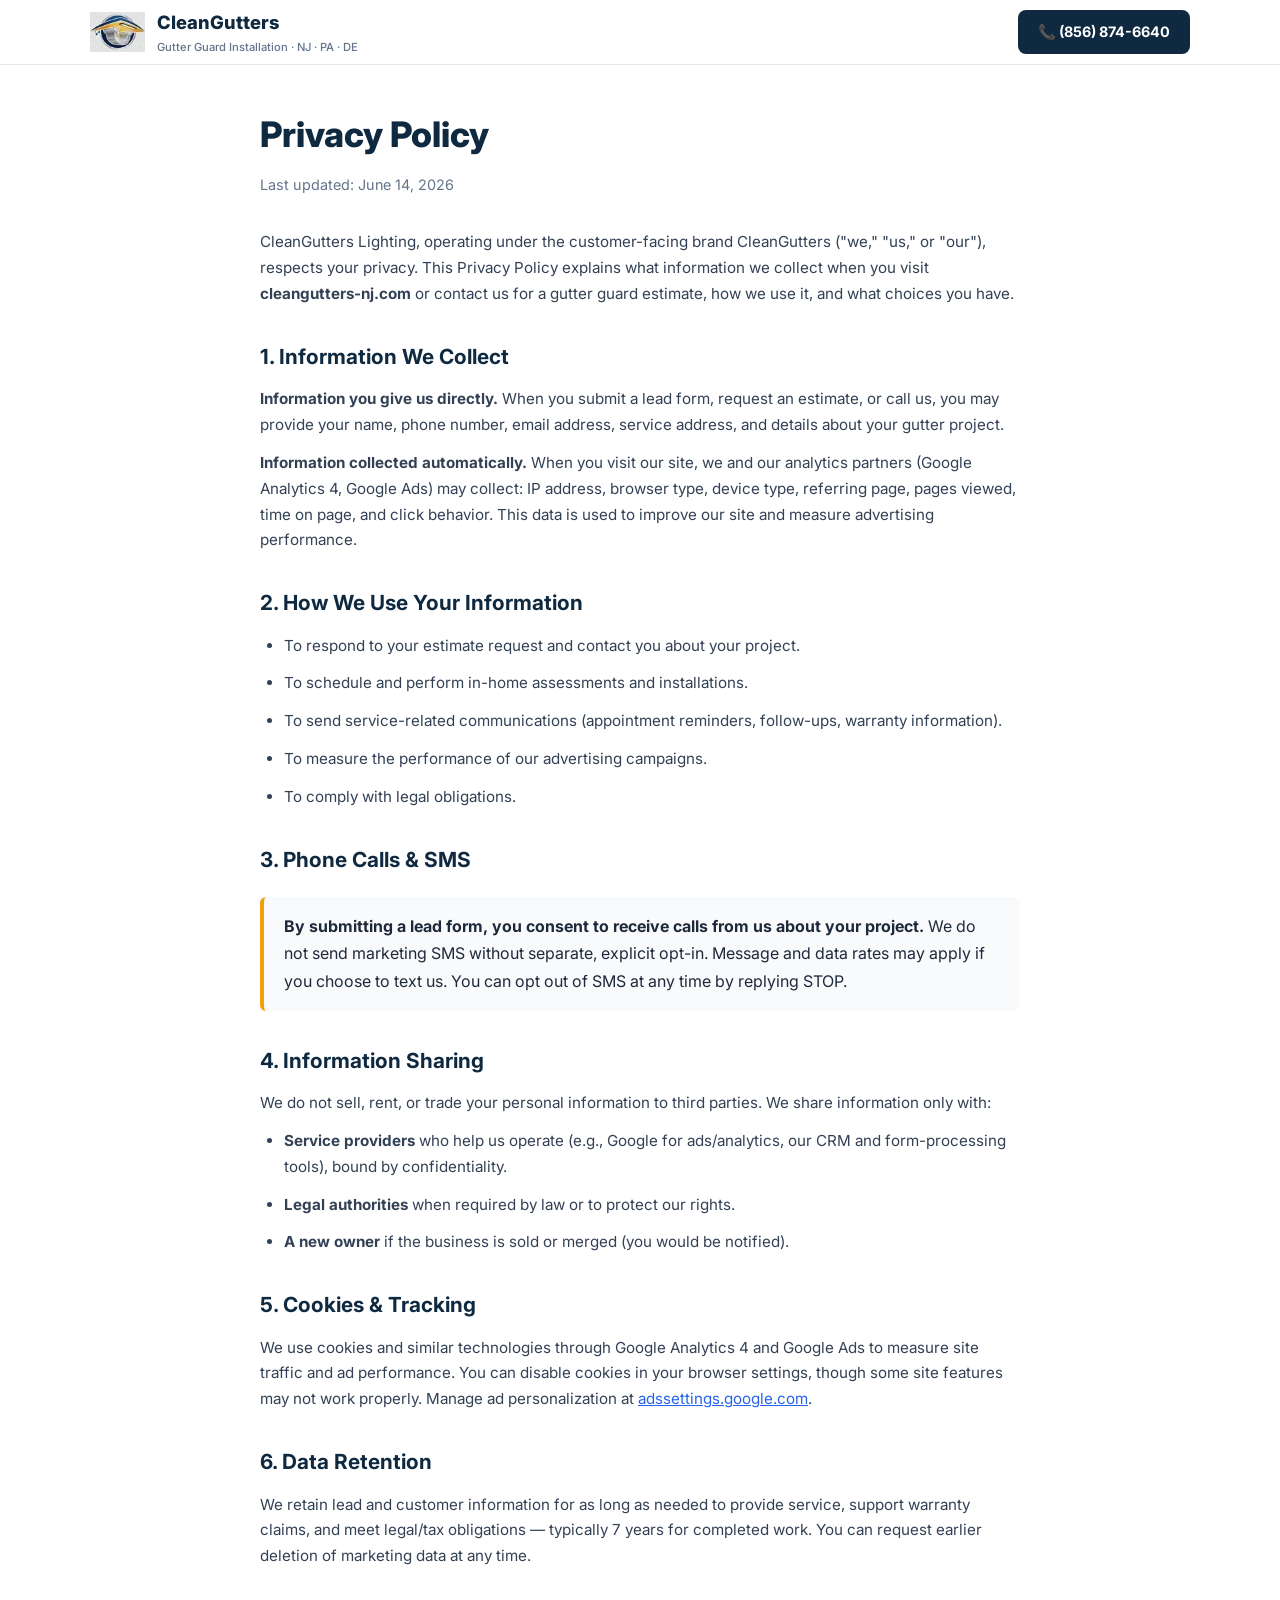
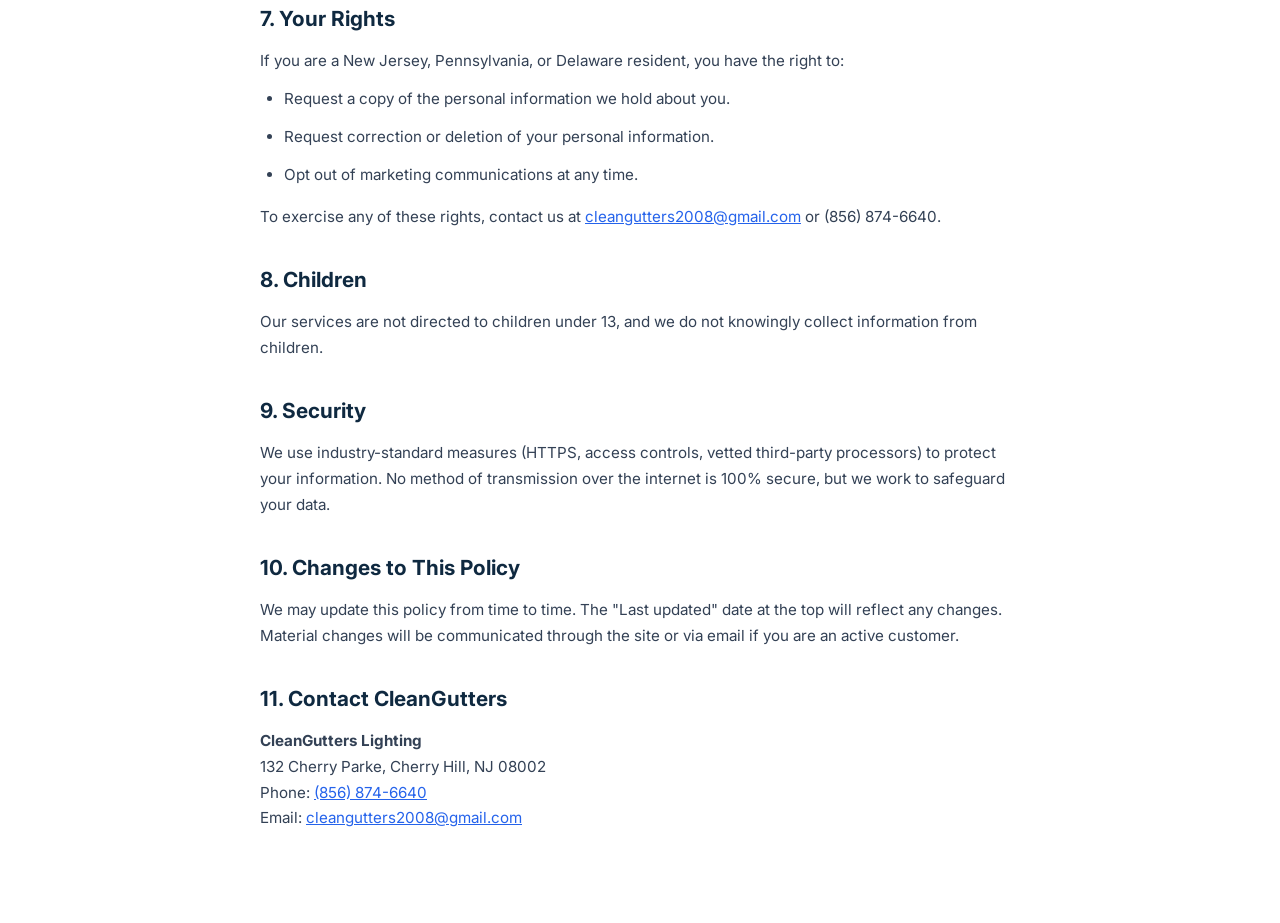
<file: privacy.html>
<!DOCTYPE html>
<html lang="en">
<head>
  <meta charset="UTF-8">
  <meta name="viewport" content="width=device-width, initial-scale=1.0">
  <title>Privacy Policy | CleanGutters</title>
  <meta name="description" content="Privacy Policy for CleanGutters — how we collect, use, and protect your personal information.">
  <meta name="robots" content="noindex, follow">
  <link rel="canonical" href="https://cleangutters-nj.com/privacy">
  <link rel="preconnect" href="https://fonts.googleapis.com">
  <link rel="preconnect" href="https://fonts.gstatic.com" crossorigin>
  <link href="https://fonts.googleapis.com/css2?family=Inter:wght@400;500;600;700;800;900&display=swap" rel="stylesheet">
  <style>
    :root { --navy: #0f2940; --navy-light: #1a3d5c; --blue: #2563eb; --gold: #f59e0b; --gray-50: #f9fafb; --gray-100: #f1f5f9; --gray-200: #e2e8f0; --gray-500: #64748b; --gray-600: #475569; --gray-700: #334155; --gray-800: #1e293b; --gray-900: #0f172a; }
    * { box-sizing: border-box; margin: 0; padding: 0; }
    body { font-family: 'Inter', -apple-system, BlinkMacSystemFont, 'Segoe UI', Roboto, Helvetica, Arial, sans-serif; color: var(--gray-800); background: #fff; line-height: 1.7; }
    .header { background: #fff; border-bottom: 1px solid var(--gray-200); padding: 0 20px; position: sticky; top: 0; z-index: 100; }
    .header-inner { max-width: 1100px; margin: 0 auto; display: flex; justify-content: space-between; align-items: center; height: 64px; }
    .logo { display: flex; align-items: center; gap: 12px; text-decoration: none; }
    .logo img { height: 40px; }
    .logo-text { font-weight: 800; font-size: 1.15rem; color: var(--navy); }
    .logo-text small { display: block; font-weight: 500; font-size: 0.7rem; color: var(--gray-500); }
    .btn-phone { background: var(--navy); color: #fff; padding: 10px 20px; border-radius: 8px; font-weight: 700; font-size: 0.9rem; text-decoration: none; }
    main { max-width: 800px; margin: 0 auto; padding: 40px 20px 80px; }
    h1 { color: var(--navy); font-size: 2.2rem; margin-bottom: 8px; font-weight: 800; }
    .meta { color: var(--gray-500); font-size: 0.9rem; margin-bottom: 32px; }
    h2 { color: var(--navy); font-size: 1.3rem; margin: 32px 0 12px; font-weight: 700; }
    p, li { color: var(--gray-700); margin-bottom: 12px; font-size: 0.95rem; }
    ul, ol { padding-left: 24px; margin-bottom: 16px; }
    a { color: var(--blue); }
    .callout { background: var(--gray-50); border-left: 4px solid var(--gold); padding: 16px 20px; border-radius: 6px; margin: 20px 0; }
  </style>
</head>
<body>
  <div class="header">
    <div class="header-inner">
      <a href="/" class="logo">
        <img src="/images/logo.webp" alt="CleanGutters professional gutter guard installation">
        <div class="logo-text">CleanGutters<small>Gutter Guard Installation · NJ · PA · DE</small></div>
      </a>
      <a href="tel:8568746640" class="btn-phone">📞 (856) 874-6640</a>
    </div>
  </div>
  <main>
    <h1>Privacy Policy</h1>
    <p class="meta">Last updated: June 14, 2026</p>

    <p>CleanGutters Lighting, operating under the customer-facing brand CleanGutters ("we," "us," or "our"), respects your privacy. This Privacy Policy explains what information we collect when you visit <strong>cleangutters-nj.com</strong> or contact us for a gutter guard estimate, how we use it, and what choices you have.</p>

    <h2>1. Information We Collect</h2>
    <p><strong>Information you give us directly.</strong> When you submit a lead form, request an estimate, or call us, you may provide your name, phone number, email address, service address, and details about your gutter project.</p>
    <p><strong>Information collected automatically.</strong> When you visit our site, we and our analytics partners (Google Analytics 4, Google Ads) may collect: IP address, browser type, device type, referring page, pages viewed, time on page, and click behavior. This data is used to improve our site and measure advertising performance.</p>

    <h2>2. How We Use Your Information</h2>
    <ul>
      <li>To respond to your estimate request and contact you about your project.</li>
      <li>To schedule and perform in-home assessments and installations.</li>
      <li>To send service-related communications (appointment reminders, follow-ups, warranty information).</li>
      <li>To measure the performance of our advertising campaigns.</li>
      <li>To comply with legal obligations.</li>
    </ul>

    <h2>3. Phone Calls &amp; SMS</h2>
    <div class="callout">
      <strong>By submitting a lead form, you consent to receive calls from us about your project.</strong> We do not send marketing SMS without separate, explicit opt-in. Message and data rates may apply if you choose to text us. You can opt out of SMS at any time by replying STOP.
    </div>

    <h2>4. Information Sharing</h2>
    <p>We do not sell, rent, or trade your personal information to third parties. We share information only with:</p>
    <ul>
      <li><strong>Service providers</strong> who help us operate (e.g., Google for ads/analytics, our CRM and form-processing tools), bound by confidentiality.</li>
      <li><strong>Legal authorities</strong> when required by law or to protect our rights.</li>
      <li><strong>A new owner</strong> if the business is sold or merged (you would be notified).</li>
    </ul>

    <h2>5. Cookies &amp; Tracking</h2>
    <p>We use cookies and similar technologies through Google Analytics 4 and Google Ads to measure site traffic and ad performance. You can disable cookies in your browser settings, though some site features may not work properly. Manage ad personalization at <a href="https://adssettings.google.com" target="_blank" rel="noopener">adssettings.google.com</a>.</p>

    <h2>6. Data Retention</h2>
    <p>We retain lead and customer information for as long as needed to provide service, support warranty claims, and meet legal/tax obligations — typically 7 years for completed work. You can request earlier deletion of marketing data at any time.</p>

    <h2>7. Your Rights</h2>
    <p>If you are a New Jersey, Pennsylvania, or Delaware resident, you have the right to:</p>
    <ul>
      <li>Request a copy of the personal information we hold about you.</li>
      <li>Request correction or deletion of your personal information.</li>
      <li>Opt out of marketing communications at any time.</li>
    </ul>
    <p>To exercise any of these rights, contact us at <a href="mailto:cleangutters2008@gmail.com">cleangutters2008@gmail.com</a> or (856) 874-6640.</p>

    <h2>8. Children</h2>
    <p>Our services are not directed to children under 13, and we do not knowingly collect information from children.</p>

    <h2>9. Security</h2>
    <p>We use industry-standard measures (HTTPS, access controls, vetted third-party processors) to protect your information. No method of transmission over the internet is 100% secure, but we work to safeguard your data.</p>

    <h2>10. Changes to This Policy</h2>
    <p>We may update this policy from time to time. The "Last updated" date at the top will reflect any changes. Material changes will be communicated through the site or via email if you are an active customer.</p>

    <h2>11. Contact CleanGutters</h2>
    <p>
      <strong>CleanGutters Lighting</strong><br>
      132 Cherry Parke, Cherry Hill, NJ 08002<br>
      Phone: <a href="tel:8568746640">(856) 874-6640</a><br>
      Email: <a href="mailto:cleangutters2008@gmail.com">cleangutters2008@gmail.com</a>
    </p>
  </main>
</body>
</html>
</file>
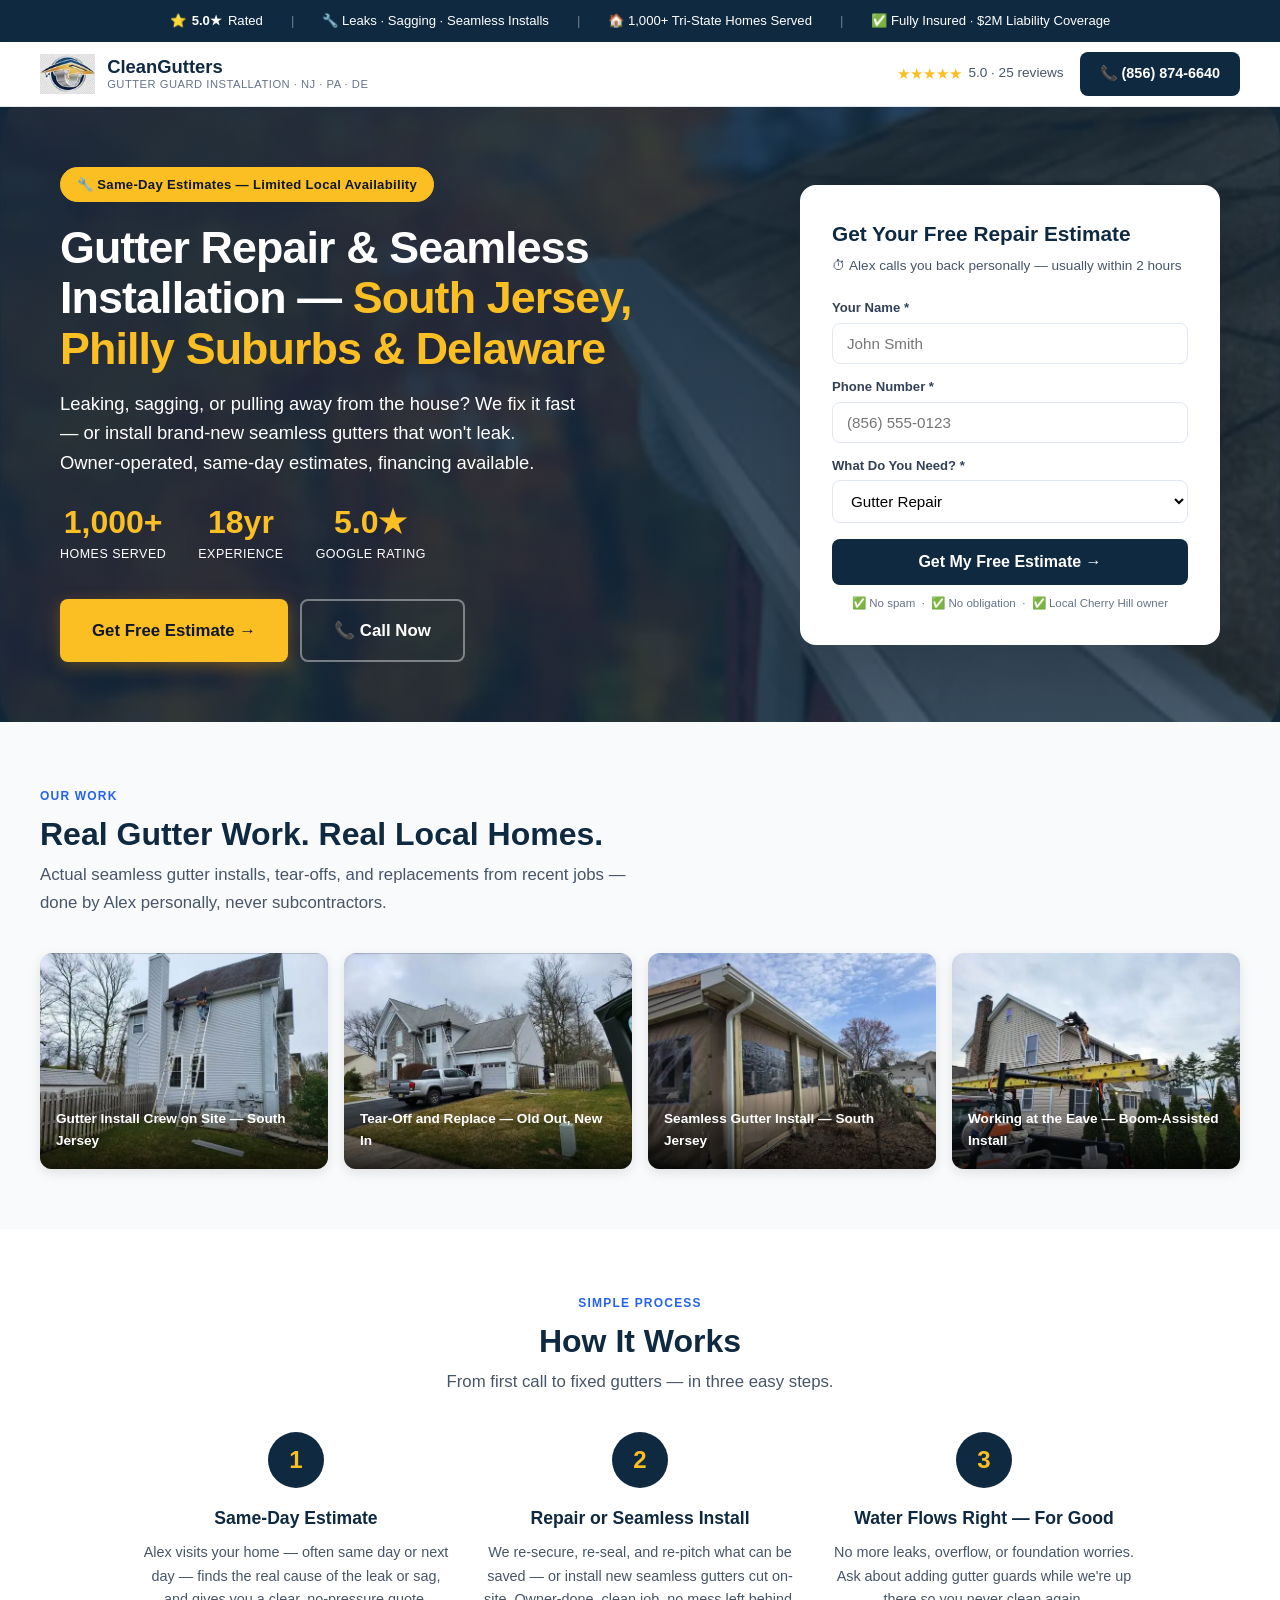
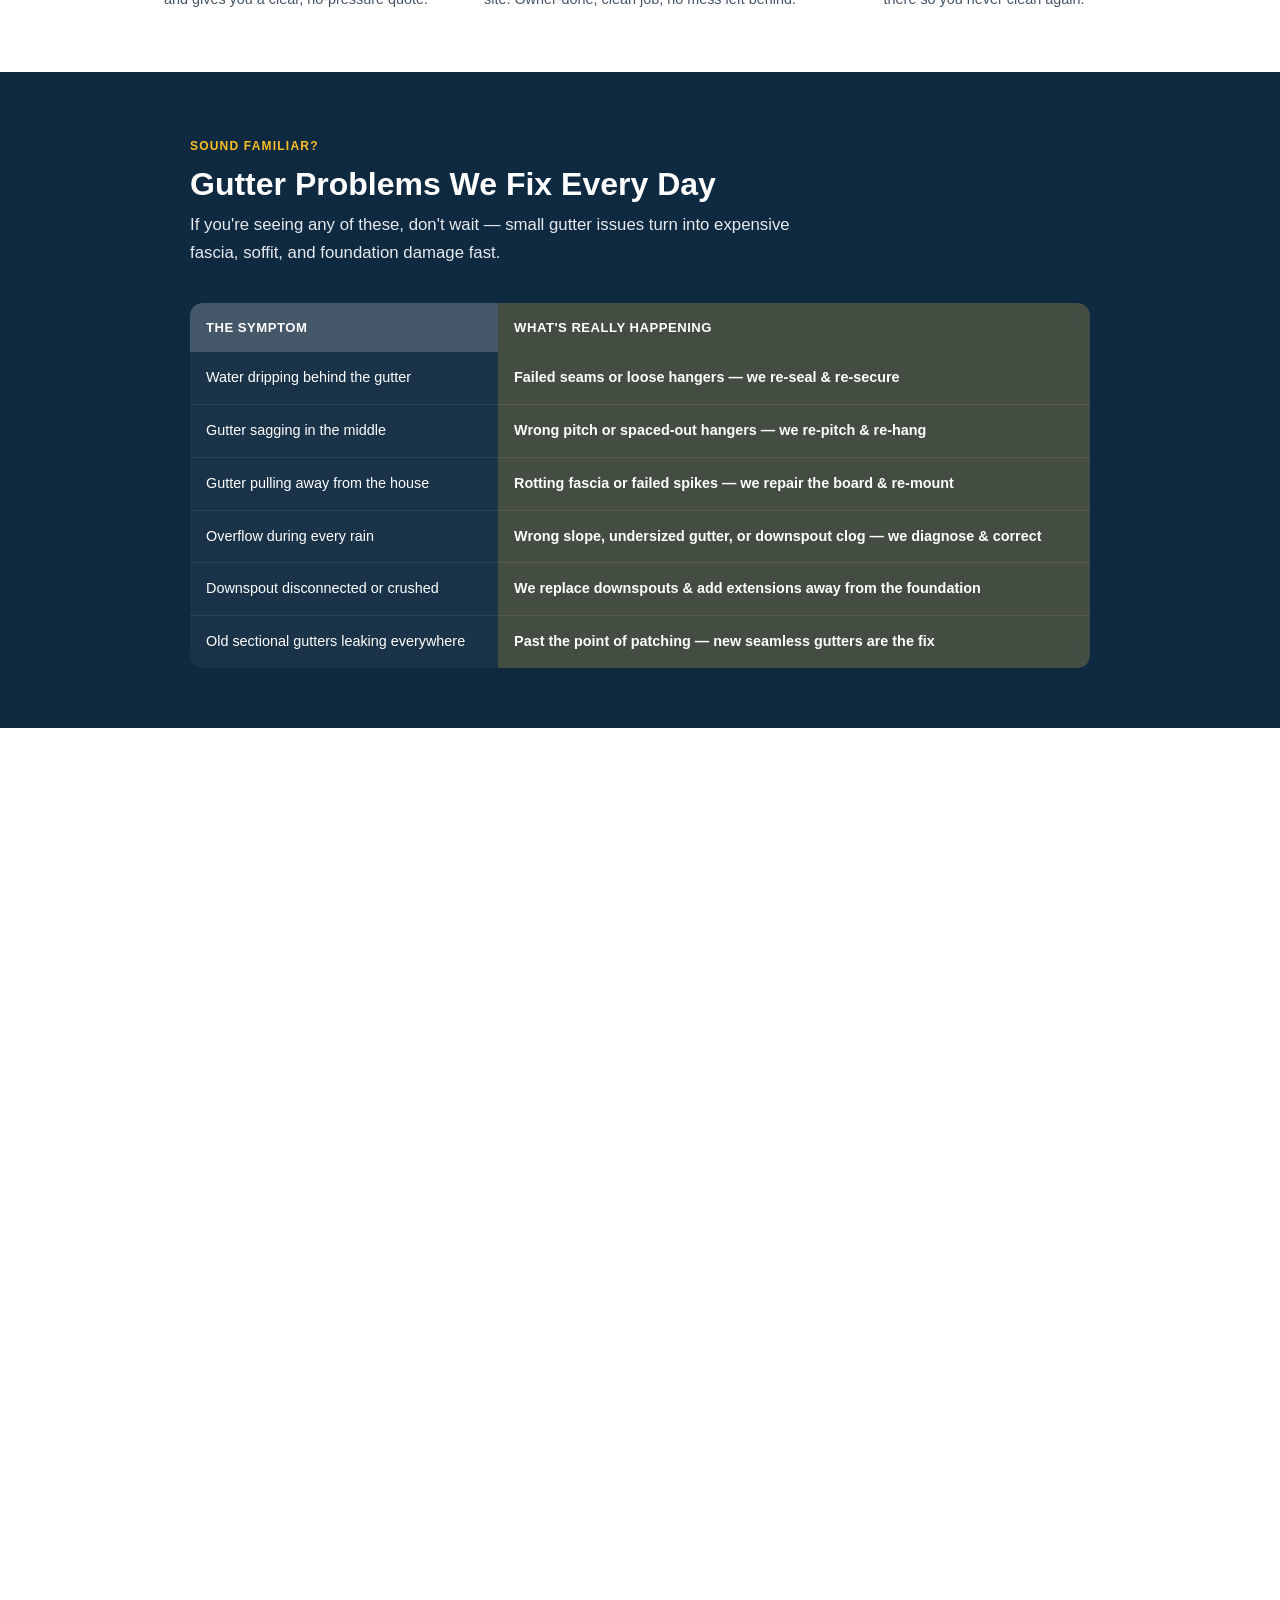
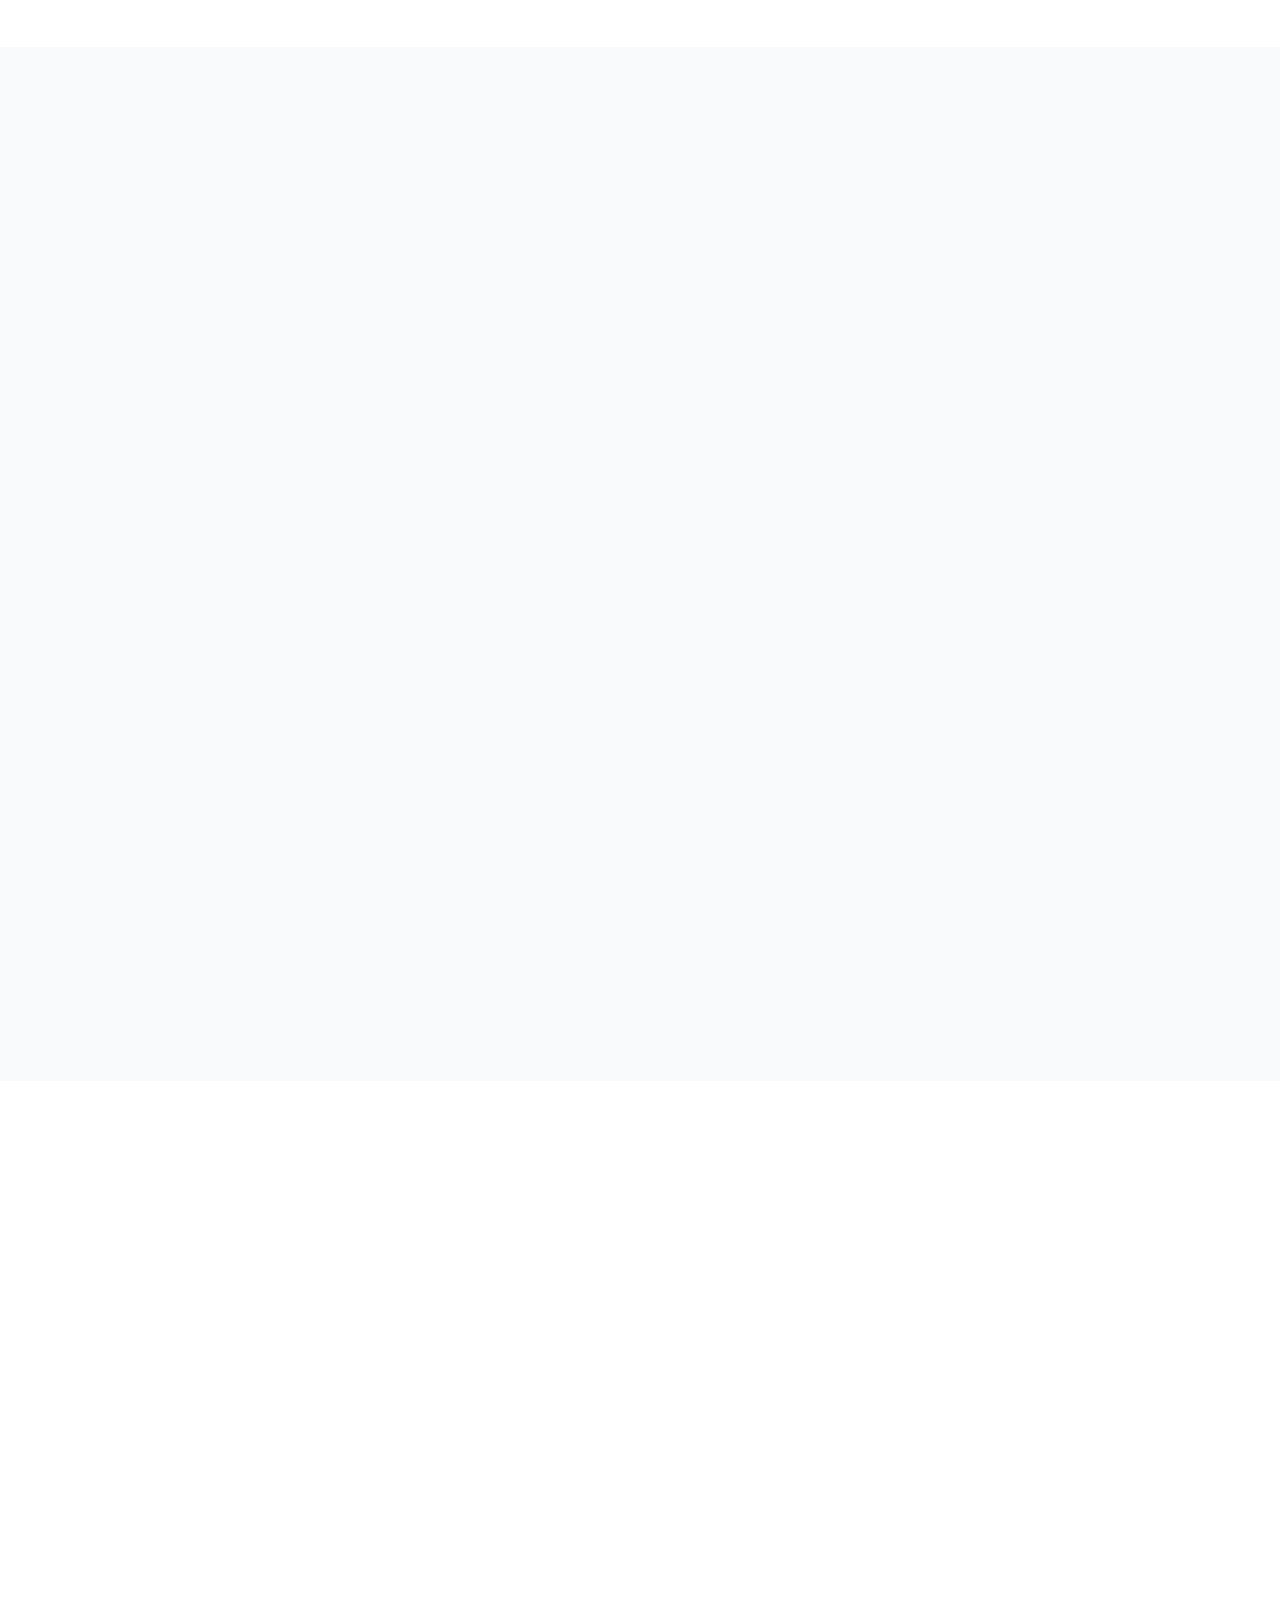
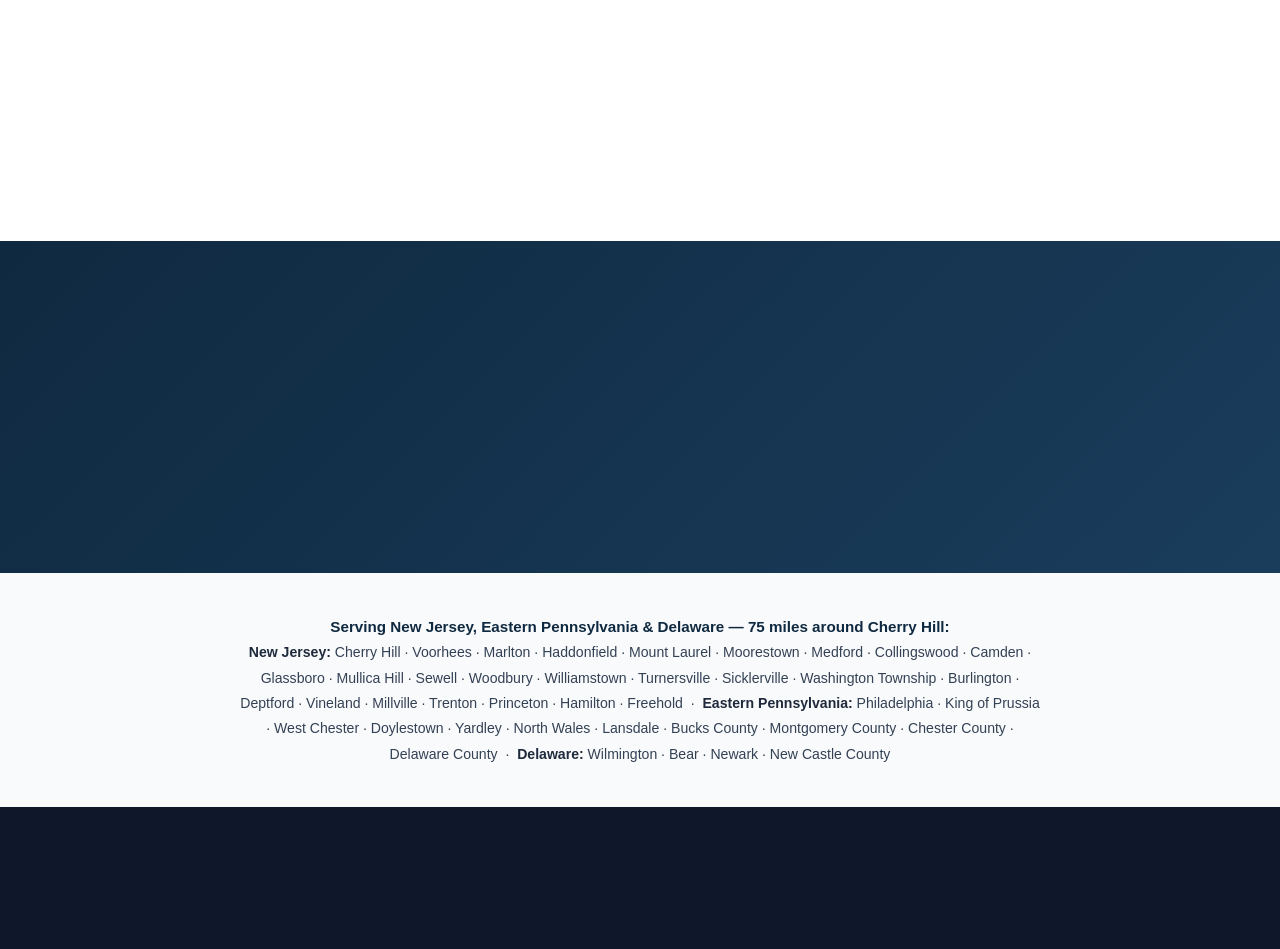
<file: repair.html>
<!DOCTYPE html>
<html lang="en">
<head>
  <meta charset="UTF-8">
  <meta name="viewport" content="width=device-width, initial-scale=1.0">
  <link rel="icon" href="/favicon.ico" sizes="any">
  <link rel="icon" type="image/png" sizes="32x32" href="/favicon-32.png">
  <link rel="icon" type="image/png" sizes="16x16" href="/favicon-16.png">
  <link rel="apple-touch-icon" href="/apple-touch-icon.png">
  <title>Gutter Repair & Seamless Gutter Installation NJ, PA & Delaware | Free Estimate | CleanGutters Cherry Hill NJ</title>
  <meta name="description" content="Gutter repair & seamless gutter installation across New Jersey, Eastern Pennsylvania & Delaware — 75 miles around Cherry Hill. We fix leaks, sagging, pulling-away gutters & install new seamless gutters. Owner-operated, same-day estimates. Financing available: (856) 874-6640">
  <meta name="robots" content="index, follow">
  <link rel="canonical" href="https://cleangutters-nj.com/repair.html">
  <!-- Preload hero image (self-hosted, WebP) -->
  <link rel="preload" as="image" href="/images/hero.webp" fetchpriority="high">
  <style>
    *, *::before, *::after { box-sizing: border-box; margin: 0; padding: 0; }
    :root {
      --navy: #0f2940;
      --navy-light: #1a3d5c;
      --blue: #2563eb;
      --blue-light: #3b82f6;
      --gold: #fbbf24;
      --gold-dark: #d97706;
      --green: #16a34a;
      --bg: #f8fafc;
      --white: #fff;
      --gray-50: #f9fafb;
      --gray-100: #f1f5f9;
      --gray-200: #e2e8f0;
      --gray-400: #94a3b8;
      --gray-500: #64748b;
      --gray-600: #475569;
      --gray-700: #334155;
      --gray-800: #1e293b;
      --gray-900: #0f172a;
      --shadow-sm: 0 1px 3px rgba(0,0,0,0.08);
      --shadow: 0 4px 12px rgba(0,0,0,0.1);
      --shadow-lg: 0 12px 32px rgba(0,0,0,0.12);
      --shadow-xl: 0 20px 50px rgba(0,0,0,0.15);
      --radius: 12px;
      --radius-lg: 16px;
    }
    html { scroll-behavior: smooth; }
    html, body { overflow-x: hidden; max-width: 100%; }
    body { font-family: 'Inter', -apple-system, BlinkMacSystemFont, 'Segoe UI', Roboto, Helvetica, Arial, sans-serif; color: var(--gray-800); background: var(--white); line-height: 1.65; -webkit-font-smoothing: antialiased; }
    /* Skip off-screen layout/paint work — biggest LCP win on mobile */
    .gallery-section, .how-section, .compare-section, .benefits-section,
    .reviews-section, .faq-section, .bottom-cta, footer, .service-areas {
      content-visibility: auto;
      contain-intrinsic-size: 1px 800px;
    }
    img { max-width: 100%; height: auto; display: block; }
    a { color: var(--blue); text-decoration: none; }

    /* ── TRUST BAR ───────────────────────────────── */
    .trust-bar { background: var(--navy); color: var(--white); padding: 10px 20px; font-size: 0.82rem; }
    .trust-bar-inner { max-width: 1200px; margin: 0 auto; display: flex; justify-content: center; align-items: center; gap: 28px; flex-wrap: wrap; }
    .trust-bar span { display: flex; align-items: center; gap: 6px; }
    .trust-bar .sep { opacity: 0.4; }

    /* ── HEADER ──────────────────────────────────── */
    .header { background: var(--white); border-bottom: 1px solid var(--gray-200); padding: 0 20px; position: sticky; top: 0; z-index: 100; box-shadow: var(--shadow-sm); }
    .header-inner { max-width: 1200px; margin: 0 auto; display: flex; justify-content: space-between; align-items: center; height: 64px; }
    .logo { display: flex; align-items: center; gap: 12px; text-decoration: none; }
    .logo img { height: 40px; width: auto; }
    .logo-text { font-weight: 800; font-size: 1.15rem; color: var(--navy); line-height: 1.2; }
    .logo-text small { display: block; font-weight: 500; font-size: 0.7rem; color: var(--gray-500); letter-spacing: 0.5px; text-transform: uppercase; }
    .header-right { display: flex; align-items: center; gap: 16px; }
    .header-reviews { display: flex; align-items: center; gap: 6px; font-size: 0.85rem; color: var(--gray-600); }
    .header-reviews .stars { color: var(--gold); font-size: 0.95rem; }
    .btn-phone { display: inline-flex; align-items: center; gap: 6px; background: var(--navy); color: var(--white); padding: 10px 20px; border-radius: 8px; font-weight: 700; font-size: 0.9rem; text-decoration: none; transition: all 0.2s; }
    .btn-phone:hover { background: var(--navy-light); transform: translateY(-1px); }

    /* ── HERO ─────────────────────────────────────── */
    .hero { position: relative; min-height: 520px; display: flex; align-items: center; overflow: hidden; }
    .hero-bg { position: absolute; inset: 0; z-index: 0; }
    .hero-bg img { width: 100%; height: 100%; object-fit: cover; }
    .hero-bg::after { content: ''; position: absolute; inset: 0; background: linear-gradient(135deg, rgba(15,41,64,0.88) 0%, rgba(15,41,64,0.72) 100%); }
    .hero-content { position: relative; z-index: 1; max-width: 1200px; margin: 0 auto; padding: 60px 20px; display: grid; grid-template-columns: 1fr 420px; gap: 48px; align-items: center; }
    .hero-left { color: var(--white); }
    .hero-badge { display: inline-flex; align-items: center; gap: 6px; background: var(--gold); border: 1px solid var(--gold); color: var(--gray-900); padding: 6px 16px; border-radius: 50px; font-size: 0.82rem; font-weight: 700; letter-spacing: 0.3px; margin-bottom: 20px; }
    .hero h1 { font-size: 2.8rem; line-height: 1.12; font-weight: 800; margin-bottom: 16px; letter-spacing: -0.02em; }
    .hero h1 em { font-style: normal; color: var(--gold); }
    .hero-sub { font-size: 1.15rem; margin-bottom: 28px; line-height: 1.6; max-width: 520px; }
    .hero-stats { display: flex; gap: 32px; margin-bottom: 32px; }
    .hero-stat { text-align: center; }
    .hero-stat-num { display: block; font-size: 2rem; font-weight: 800; color: var(--gold); line-height: 1.1; }
    .hero-stat-label { font-size: 0.78rem; text-transform: uppercase; letter-spacing: 0.5px; }
    .hero-ctas { display: flex; gap: 12px; flex-wrap: wrap; }
    .btn-primary { display: inline-flex; align-items: center; gap: 8px; background: var(--gold); color: var(--gray-900); padding: 16px 32px; border-radius: 8px; font-weight: 800; font-size: 1.05rem; text-decoration: none; transition: all 0.2s; box-shadow: 0 4px 16px rgba(245,158,11,0.3); }
    .btn-primary:hover { transform: translateY(-2px); box-shadow: 0 8px 24px rgba(245,158,11,0.4); background: var(--gold-dark); }
    .btn-outline { display: inline-flex; align-items: center; gap: 8px; background: transparent; color: var(--white); padding: 16px 32px; border-radius: 8px; font-weight: 700; font-size: 1.05rem; text-decoration: none; border: 2px solid rgba(255,255,255,0.4); transition: all 0.2s; }
    .btn-outline:hover { border-color: var(--white); background: rgba(255,255,255,0.1); }

    /* ── HERO FORM CARD ──────────────────────────── */
    .hero-form-card { background: var(--white); border-radius: var(--radius-lg); padding: 32px; box-shadow: var(--shadow-xl); }
    .hero-form-card h2 { font-size: 1.3rem; color: var(--navy); margin-bottom: 4px; }
    .hero-form-card .form-sub { font-size: 0.85rem; color: var(--gray-600); margin-bottom: 20px; }
    .hero-form-card label { display: block; font-weight: 600; color: var(--gray-700); margin-bottom: 4px; font-size: 0.82rem; }
    .hero-form-card input, .hero-form-card select { width: 100%; padding: 11px 14px; border: 1.5px solid var(--gray-200); border-radius: 8px; font-size: 0.95rem; margin-bottom: 12px; font-family: inherit; transition: border-color 0.2s; background: var(--white); }
    .hero-form-card input:focus, .hero-form-card select:focus { border-color: var(--blue); outline: none; box-shadow: 0 0 0 3px rgba(37,99,235,0.1); }
    .hero-form-card button { width: 100%; padding: 14px; background: var(--navy); color: var(--white); font-size: 1rem; font-weight: 800; border: none; border-radius: 8px; cursor: pointer; transition: all 0.2s; margin-top: 4px; }
    .hero-form-card button:hover { background: var(--navy-light); }
    .hero-form-card .fine { font-size: 0.72rem; color: var(--gray-500); text-align: center; margin-top: 10px; line-height: 1.5; }
    .form-success { display: none; text-align: center; padding: 20px; }
    .form-success .check { font-size: 2.5rem; margin-bottom: 8px; }
    .form-success h3 { color: var(--green); margin-bottom: 4px; font-size: 1.1rem; }
    .form-success p { color: var(--gray-600); font-size: 0.9rem; }

    /* ── PHOTO GALLERY ───────────────────────────── */
    .gallery-section { padding: 60px 20px; background: var(--gray-50); }
    .gallery-inner { max-width: 1200px; margin: 0 auto; }
    .section-label { display: inline-block; font-size: 0.75rem; font-weight: 700; text-transform: uppercase; letter-spacing: 1.2px; color: var(--blue); margin-bottom: 8px; }
    .section-title { font-size: 2rem; font-weight: 800; color: var(--navy); margin-bottom: 8px; line-height: 1.2; }
    .section-sub { font-size: 1.05rem; color: var(--gray-600); margin-bottom: 36px; max-width: 600px; }
    .gallery-grid { display: grid; grid-template-columns: repeat(auto-fit, minmax(260px, 1fr)); gap: 16px; }
    .gallery-card { border-radius: var(--radius); overflow: hidden; box-shadow: var(--shadow); transition: transform 0.3s, box-shadow 0.3s; position: relative; aspect-ratio: 4/3; }
    .gallery-card:hover { transform: translateY(-4px); box-shadow: var(--shadow-lg); }
    .gallery-card img { width: 100%; height: 100%; object-fit: cover; }
    .gallery-card .caption { position: absolute; bottom: 0; left: 0; right: 0; background: linear-gradient(to top, rgba(0,0,0,0.75), transparent); padding: 16px; color: var(--white); font-size: 0.85rem; font-weight: 600; }

    /* ── HOW IT WORKS ────────────────────────────── */
    .how-section { padding: 60px 20px; }
    .how-inner { max-width: 1000px; margin: 0 auto; }
    .how-grid { display: grid; grid-template-columns: repeat(3, 1fr); gap: 32px; margin-top: 36px; }
    .how-step { text-align: center; }
    .how-num { display: inline-flex; align-items: center; justify-content: center; width: 56px; height: 56px; background: var(--navy); color: var(--gold); font-size: 1.5rem; font-weight: 800; border-radius: 50%; margin-bottom: 16px; }
    .how-step h3 { font-size: 1.1rem; color: var(--navy); margin-bottom: 8px; }
    .how-step p { font-size: 0.9rem; color: var(--gray-600); }

    /* ── COMPARISON ───────────────────────────────── */
    .compare-section { padding: 60px 20px; background: var(--navy); color: var(--white); }
    .compare-inner { max-width: 900px; margin: 0 auto; }
    .compare-section .section-label { color: var(--gold); }
    .compare-section .section-title { color: var(--white); }
    .compare-section .section-sub { color: rgba(255,255,255,0.9); }
    .compare-scroll { width: 100%; overflow-x: auto; -webkit-overflow-scrolling: touch; border-radius: var(--radius); }
    .compare-table { width: 100%; border-collapse: collapse; font-size: 0.9rem; background: rgba(255,255,255,0.05); border-radius: var(--radius); overflow: hidden; backdrop-filter: blur(10px); }
    .compare-table th { background: rgba(255,255,255,0.18); color: var(--white); padding: 14px 16px; text-align: left; font-weight: 800; font-size: 0.82rem; text-transform: uppercase; letter-spacing: 0.5px; }
    .compare-table td { padding: 14px 16px; border-bottom: 1px solid rgba(255,255,255,0.08); }
    .compare-table tr:last-child td { border-bottom: none; }
    .compare-table .us { font-weight: 800; color: var(--white); background: rgba(251,191,36,0.18); }
    .compare-table .them { color: var(--white); opacity: 0.95; font-weight: 500; }
    .compare-table .check { color: #4ade80; font-weight: 700; }
    .compare-table .x { color: #fca5a5; font-weight: 700; }

    /* ── BENEFITS ─────────────────────────────────── */
    .benefits-section { padding: 60px 20px; }
    .benefits-inner { max-width: 1100px; margin: 0 auto; }
    .benefits-grid { display: grid; grid-template-columns: repeat(auto-fit, minmax(300px, 1fr)); gap: 24px; margin-top: 36px; }
    .benefit-card { background: var(--white); border-radius: var(--radius-lg); padding: 28px; box-shadow: var(--shadow-sm); border: 1px solid var(--gray-100); transition: all 0.3s; }
    .benefit-card:hover { box-shadow: var(--shadow); border-color: var(--blue-light); transform: translateY(-2px); }
    .benefit-icon { display: inline-flex; align-items: center; justify-content: center; width: 48px; height: 48px; background: var(--navy); color: var(--gold); border-radius: 12px; font-size: 1.3rem; margin-bottom: 16px; }
    .benefit-card h3 { font-size: 1.05rem; color: var(--navy); margin-bottom: 8px; font-weight: 700; }
    .benefit-card p { font-size: 0.9rem; color: var(--gray-600); line-height: 1.65; }

    /* ── TESTIMONIALS ─────────────────────────────── */
    .reviews-section { padding: 60px 20px; background: var(--gray-50); }
    .reviews-inner { max-width: 1100px; margin: 0 auto; }
    .reviews-header { display: flex; justify-content: space-between; align-items: flex-end; margin-bottom: 36px; flex-wrap: wrap; gap: 16px; }
    .reviews-grid { display: grid; grid-template-columns: repeat(auto-fit, minmax(280px, 1fr)); gap: 20px; }
    .review-card { background: var(--white); padding: 24px; border-radius: var(--radius); box-shadow: var(--shadow-sm); border: 1px solid var(--gray-100); display: flex; flex-direction: column; transition: all 0.3s; }
    .review-card:hover { box-shadow: var(--shadow); transform: translateY(-2px); }
    .review-promise-icon { font-size: 2.2rem; margin-bottom: 12px; }
    .promise-title { color: var(--navy); font-size: 1.05rem; font-weight: 800; margin-bottom: 8px; }
    .promise-body { color: var(--gray-600); font-size: 0.9rem; line-height: 1.65; flex: 1; }
    .review-stars { color: var(--gold); font-size: 1.15rem; margin-bottom: 12px; letter-spacing: 2px; }
    .review-text { color: var(--gray-700); font-size: 0.96rem; line-height: 1.6; flex: 1; margin-bottom: 14px; font-style: italic; }
    .review-author { border-top: 1px solid var(--gray-100); padding-top: 12px; }
    .review-author strong { color: var(--navy); font-size: 0.9rem; display: block; }
    .review-meta { color: var(--gray-500); font-size: 0.75rem; }
    .reviews-summary { display: flex; align-items: center; gap: 8px; font-size: 0.9rem; color: var(--gray-600); }
    .reviews-summary .stars { color: var(--gold); font-size: 1.05rem; letter-spacing: 1.5px; }
    .reviews-summary strong { color: var(--navy); font-size: 1.1rem; }
    .btn-promise-link { display: inline-block; background: var(--navy); color: var(--white); padding: 12px 24px; border-radius: 8px; font-weight: 700; font-size: 0.9rem; text-decoration: none; transition: all 0.2s; }
    .btn-promise-link:hover { background: var(--navy-light); transform: translateY(-1px); }

    /* ── FAQ ──────────────────────────────────────── */
    .faq-section { padding: 60px 20px; }
    .faq-inner { max-width: 800px; margin: 0 auto; }
    .faq-item { border-bottom: 1px solid var(--gray-200); }
    .faq-q { display: flex; justify-content: space-between; align-items: center; padding: 18px 0; cursor: pointer; font-weight: 700; color: var(--navy); font-size: 1rem; user-select: none; }
    .faq-q::after { content: '+'; font-size: 1.4rem; color: var(--gray-600); transition: transform 0.2s; }
    .faq-item.open .faq-q::after { transform: rotate(45deg); }
    .faq-a { max-height: 0; overflow: hidden; transition: max-height 0.3s ease; }
    .faq-a-inner { padding: 0 0 18px; font-size: 0.92rem; color: var(--gray-600); line-height: 1.7; }

    /* ── BOTTOM CTA ──────────────────────────────── */
    .bottom-cta { padding: 60px 20px; background: linear-gradient(135deg, var(--navy) 0%, var(--navy-light) 100%); color: var(--white); text-align: center; }
    .bottom-cta h2 { font-size: 2rem; margin-bottom: 12px; }
    .bottom-cta p { font-size: 1.05rem; margin-bottom: 28px; max-width: 500px; margin-left: auto; margin-right: auto; }
    .bottom-cta .hero-ctas { justify-content: center; }

    /* ── FOOTER ───────────────────────────────────── */
    footer { background: var(--gray-900); color: var(--gray-200); padding: 36px 20px; font-size: 0.85rem; }
    .footer-inner { max-width: 1200px; margin: 0 auto; display: flex; justify-content: space-between; align-items: center; flex-wrap: wrap; gap: 20px; }
    footer a { color: var(--gold); text-decoration: none; font-weight: 600; transition: color 0.2s; }
    footer a:hover { color: var(--white); text-decoration: underline; }
    footer .footer-sep { color: var(--gray-500); margin: 0 8px; }

    /* ── MOBILE ───────────────────────────────────── */
    .mobile-cta { display: none; position: fixed; bottom: 0; left: 0; right: 0; z-index: 200; background: var(--navy); padding: 10px 16px; box-shadow: 0 -4px 16px rgba(0,0,0,0.2); }
    .mobile-cta-inner { display: flex; gap: 8px; }
    .mobile-cta a { flex: 1; text-align: center; padding: 14px; border-radius: 8px; text-decoration: none; font-weight: 800; font-size: 0.92rem; }
    .mobile-cta .btn-m-call { background: var(--navy); color: var(--white); }
    .mobile-cta .btn-m-form { background: var(--gold); color: var(--gray-900); }

    @media (max-width: 900px) {
      .hero-content { grid-template-columns: 1fr; padding: 40px 20px; }
      .hero h1 { font-size: 2rem; }
      .hero-stats { gap: 20px; }
      .how-grid { grid-template-columns: 1fr; gap: 24px; }
      .header-reviews { display: none; }
    }
    @media (max-width: 768px) {
      .mobile-cta { display: block; }
      body { padding-bottom: 80px; }
      .hero { min-height: auto; }
      .hero-content { display: flex; flex-direction: column; gap: 24px; padding: 24px 16px 32px; }
      /* Form FIRST on mobile so it's above the fold */
      .hero-form-card { order: 1; padding: 22px; }
      .hero-left { order: 2; }
      .hero h1 { font-size: 1.7rem; margin-bottom: 10px; }
      .hero-badge { margin-bottom: 14px; }
      .hero-sub { font-size: 1rem; margin-bottom: 18px; }
      .hero-stats { gap: 18px; margin-bottom: 0; }
      .hero-ctas { display: none; }  /* sticky mobile bar + form cover CTAs */
      .trust-bar-inner { gap: 16px; font-size: 0.75rem; }
      .reviews-header { flex-direction: column; align-items: flex-start; }
      .gallery-grid { grid-template-columns: 1fr 1fr; }
      .footer-inner { flex-direction: column; text-align: center; }
      /* Comparison table: shrink to fit mobile, no page overflow */
      .compare-table { font-size: 0.74rem; min-width: 0; }
      .compare-table th, .compare-table td { padding: 9px 8px; }
      /* Header sizing fix on mobile */
      .header { padding: 0 12px; }
      .header-inner { height: 58px; gap: 8px; }
      .logo { gap: 8px; }
      .logo img { height: 32px; }
      .logo-text { font-size: 0.95rem; }
      .logo-text small { font-size: 0.6rem; letter-spacing: 0.3px; }
      .btn-phone { padding: 8px 12px; font-size: 0.82rem; white-space: nowrap; gap: 4px; }
    }
    @media (max-width: 480px) {
      .gallery-grid { grid-template-columns: 1fr; }
      .benefits-grid { grid-template-columns: 1fr; }
      .reviews-grid { grid-template-columns: 1fr; }
      .logo-text { font-size: 0.88rem; }
      .btn-phone { padding: 7px 10px; font-size: 0.78rem; }
      .trust-bar { font-size: 0.72rem; }
    }
  </style>
  <!-- Google Ads conversion tracking (gtag.js) — loaded after LCP via requestIdleCallback -->
  <script>
    window.dataLayer = window.dataLayer || [];
    function gtag(){dataLayer.push(arguments);}
    gtag('js', new Date());
    gtag('config', 'AW-18146670851', { send_page_view: false });
    gtag('config', 'G-E7NG44429T');
    function loadGtag() {
      var s = document.createElement('script');
      s.async = true;
      s.src = 'https://www.googletagmanager.com/gtag/js?id=AW-18146670851';
      document.head.appendChild(s);
    }
    if ('requestIdleCallback' in window) {
      requestIdleCallback(loadGtag, { timeout: 2500 });
    } else {
      setTimeout(loadGtag, 1500);
    }
    // Fire page view after gtag loads
    window.addEventListener('load', () => setTimeout(() => gtag('event', 'page_view'), 500));
  </script>
  <!-- Inter font: system font stack only (saves 750ms FCP vs Google Fonts CDN) -->


  <!-- LocalBusiness Schema (Google rich results / local SEO / ad quality) -->
  <script type="application/ld+json">
  {
    "@context": "https://schema.org",
    "@type": "RoofingContractor",
    "@id": "https://cleangutters-nj.com/#business",
    "name": "CleanGutters",
    "legalName": "CleanGutters Lighting",
    "alternateName": "CleanGutters",
    "image": "https://cleangutters-nj.com/images/logo.webp",
    "logo": "https://cleangutters-nj.com/images/logo.webp",
    "url": "https://cleangutters-nj.com",
    "telephone": "+1-856-874-6640",
    "email": "cleangutters2008@gmail.com",
    "description": "Locally owned gutter repair and seamless gutter installation serving New Jersey, Eastern Pennsylvania, and Delaware. 18 years of experience. We fix leaks, sagging, and pulling-away gutters and install new seamless gutters. Financing available.",
    "priceRange": "$$",
    "address": {
      "@type": "PostalAddress",
      "streetAddress": "132 Cherry Parke",
      "addressLocality": "Cherry Hill",
      "addressRegion": "NJ",
      "postalCode": "08002",
      "addressCountry": "US"
    },
    "geo": {
      "@type": "GeoCoordinates",
      "latitude": 39.9268,
      "longitude": -75.0305
    },
    "areaServed": [
      { "@type": "AdministrativeArea", "name": "New Jersey" },
      { "@type": "AdministrativeArea", "name": "Eastern Pennsylvania" },
      { "@type": "AdministrativeArea", "name": "Delaware" }
    ],
    "openingHoursSpecification": [
      {
        "@type": "OpeningHoursSpecification",
        "dayOfWeek": ["Monday","Tuesday","Wednesday","Thursday","Friday","Saturday"],
        "opens": "07:00",
        "closes": "19:00"
      }
    ],
    "foundingDate": "2025",
    "founder": {
      "@type": "Person",
      "name": "Alex Wasco",
      "jobTitle": "Owner & Installer",
      "description": "18 years of professional gutter guard and exterior lighting experience."
    },
    "hasOfferCatalog": {
      "@type": "OfferCatalog",
      "name": "Gutter Repair & Seamless Installation Services",
      "itemListElement": [
        {
          "@type": "Offer",
          "itemOffered": {
            "@type": "Service",
            "name": "Gutter Repair",
            "description": "Repair of leaking, sagging, and pulling-away gutters, downspouts, and fascia damage"
          }
        },
        {
          "@type": "Offer",
          "itemOffered": {
            "@type": "Service",
            "name": "Seamless Gutter Installation",
            "description": "Custom on-site seamless aluminum gutter installation"
          }
        },
        {
          "@type": "Offer",
          "itemOffered": {
            "@type": "Service",
            "name": "Free In-Home Gutter Assessment",
            "description": "No-pressure in-home assessment and quote"
          }
        }
      ]
    },
    "aggregateRating": {
      "@type": "AggregateRating",
      "ratingValue": "5.0",
      "reviewCount": "25",
      "bestRating": "5",
      "worstRating": "1"
    },
    "sameAs": []
  }
  </script>

  <!-- FAQ Schema (Google rich results) -->
  <script type="application/ld+json">
  {
    "@context": "https://schema.org",
    "@type": "FAQPage",
    "mainEntity": [
      {
        "@type": "Question",
        "name": "Can you fix a gutter that's leaking or pulling away from the house?",
        "acceptedAnswer": {
          "@type": "Answer",
          "text": "Yes. Leaking seams, sagging runs, and gutters pulling away from the fascia are our most common repairs. We re-secure, re-pitch, re-seal, and replace failed hangers and sections. If a run is too far gone, we'll tell you honestly and quote a seamless replacement instead of patching forever."
        }
      },
      {
        "@type": "Question",
        "name": "What are seamless gutters and why are they better?",
        "acceptedAnswer": {
          "@type": "Answer",
          "text": "Seamless gutters are cut to length on-site from a single continuous piece of aluminum, so there are no mid-run seams to leak or fail. They look cleaner, last longer, and dramatically reduce the leaks that sectional gutters develop over time."
        }
      },
      {
        "@type": "Question",
        "name": "Do you offer same-day estimates?",
        "acceptedAnswer": {
          "@type": "Answer",
          "text": "In most cases, yes. Alex comes out personally — often same day or next day — inspects the problem, and gives you a clear, no-pressure quote on the spot."
        }
      },
      {
        "@type": "Question",
        "name": "My fascia is rotting behind the gutter. Can you handle that?",
        "acceptedAnswer": {
          "@type": "Answer",
          "text": "Yes. When gutters overflow for years, the fascia board behind them rots. We assess the damage during the estimate and can replace damaged fascia and re-hang the gutter properly so the problem doesn't come right back."
        }
      },
      {
        "@type": "Question",
        "name": "While you're up there, can you stop me from ever cleaning again?",
        "acceptedAnswer": {
          "@type": "Answer",
          "text": "Absolutely — and a lot of customers ask. Once we've repaired or installed your gutters, we're already on the ladder, so it's the perfect time to add micro mesh gutter guards. No pressure at all: we'll repair what you came for first, and you can simply ask about guards if you want to never clean again."
        }
      },
      {
        "@type": "Question",
        "name": "Do you offer financing?",
        "acceptedAnswer": {
          "@type": "Answer",
          "text": "Yes. We offer flexible payment plans so you can protect your home now and pay over time. Ask about financing options during your free estimate — no credit impact for the quote."
        }
      }
    ]
  }
  </script>
</head>
<body>

  <a href="#form" class="skip-link" style="position:absolute;left:-9999px;top:0;background:var(--navy);color:var(--white);padding:8px 16px;z-index:9999;">Skip to main content</a>

  <main>

  <!-- Trust Bar -->
  <div class="trust-bar">
    <div class="trust-bar-inner">
      <span>⭐ <strong>5.0★</strong> Rated</span>
      <span class="sep">|</span>
      <span>🔧 Leaks · Sagging · Seamless Installs</span>
      <span class="sep">|</span>
      <span>🏠 1,000+ Tri-State Homes Served</span>
      <span class="sep">|</span>
      <span>✅ Fully Insured · $2M Liability Coverage</span>
    </div>
  </div>

  <!-- Header -->
  <div class="header">
    <div class="header-inner">
      <a href="/" class="logo">
        <img src="/images/logo.webp" alt="CleanGutters professional gutter guard installation" width="40" height="40">
        <div class="logo-text">CleanGutters<small>Gutter Guard Installation · NJ · PA · DE</small></div>
      </a>
      <div class="header-right">
        <div class="header-reviews">
          <span class="stars">★★★★★</span>
          <span>5.0 · 25 reviews</span>
        </div>
        <a href="tel:8568746640" class="btn-phone">📞 (856) 874-6640</a>
      </div>
    </div>
  </div>

  <!-- Hero -->
  <section class="hero">
    <div class="hero-bg">
      <picture>
        <source srcset="/images/hero.webp" type="image/webp">
        <img src="/images/hero-opt.jpg" alt="CleanGutters completed gutter repair and seamless installation on a New Jersey home" width="1200" height="900" fetchpriority="high">
      </picture>
    </div>
    <div class="hero-content">
      <div class="hero-left">
        <div class="hero-badge">🔧 Same-Day Estimates — Limited Local Availability</div>
        <h1>Gutter Repair &amp; Seamless Installation — <em>South Jersey, Philly Suburbs &amp; Delaware</em></h1>
        <p class="hero-sub">Leaking, sagging, or pulling away from the house? We fix it fast — or install brand-new seamless gutters that won't leak. Owner-operated, same-day estimates, financing available.</p>
        <div class="hero-stats">
          <div class="hero-stat">
            <span class="hero-stat-num">1,000+</span>
            <span class="hero-stat-label">Homes Served</span>
          </div>
          <div class="hero-stat">
            <span class="hero-stat-num">18yr</span>
            <span class="hero-stat-label">Experience</span>
          </div>
          <div class="hero-stat">
            <span class="hero-stat-num">5.0★</span>
            <span class="hero-stat-label">Google Rating</span>
          </div>
        </div>
        <div class="hero-ctas">
          <a href="#form" class="btn-primary">Get Free Estimate →</a>
          <a href="tel:8568746640" class="btn-outline">📞 Call Now</a>
        </div>
      </div>
      <div class="hero-form-card" id="form">
        <h2>Get Your Free Repair Estimate</h2>
        <p class="form-sub">⏱ Alex calls you back personally — usually within 2 hours</p>
        <form id="leadForm">
          <label for="name">Your Name *</label>
          <input type="text" id="name" name="name" autocomplete="name" required placeholder="John Smith">
          <label for="phone">Phone Number *</label>
          <input type="tel" id="phone" name="phone" inputmode="tel" autocomplete="tel" required placeholder="(856) 555-0123">
          <label for="service">What Do You Need? *</label>
          <select id="service" name="service" required>
            <option value="gutter-repair">Gutter Repair</option>
            <option value="new-gutters">New Seamless Gutters</option>
            <option value="new-downspouts">New Downspouts</option>
            <option value="gutter-protection">Gutter Guard Installation</option>
            <option value="gutter-cleaning">Gutter Cleaning</option>
            <option value="outdoor-lighting">Permanent Outdoor Lighting</option>
            <option value="all-gutter-services">All Gutter Services</option>
            <option value="other">Other / Not Sure</option>
          </select>
          <button type="submit">Get My Free Estimate →</button>
          <p class="fine">✅ No spam &nbsp;·&nbsp; ✅ No obligation &nbsp;·&nbsp; ✅ Local Cherry Hill owner</p>
        </form>
        <div class="form-success" id="formSuccess">
          <div class="check">✅</div>
          <h3>Request Received!</h3>
          <p>Alex will call you within 2 hours. Need us sooner? <a href="tel:8568746640"><strong>(856) 874-6640</strong></a></p>
        </div>
      </div>
    </div>
  </section>

  <!-- Photo Gallery -->
  <section class="gallery-section">
    <div class="gallery-inner">
      <span class="section-label">Our Work</span>
      <h2 class="section-title">Real Gutter Work. Real Local Homes.</h2>
      <p class="section-sub">Actual seamless gutter installs, tear-offs, and replacements from recent jobs — done by Alex personally, never subcontractors.</p>
      <div class="gallery-grid">
        <div class="gallery-card">
          <picture><source srcset="/images/repair-work-07.webp" type="image/webp"><img src="/images/repair-work-07-opt.jpg" alt="Two gutter installers on extension ladders installing seamless gutters along a South Jersey home" loading="lazy" width="600" height="450"></picture>
          <div class="caption">Gutter Install Crew on Site — South Jersey</div>
        </div>
        <div class="gallery-card">
          <picture><source srcset="/images/repair-work-08.webp" type="image/webp"><img src="/images/repair-work-08-opt.jpg" alt="Old gutter tear-off and replacement with dumpster on site, gutter installer at the eave" loading="lazy" width="600" height="450"></picture>
          <div class="caption">Tear-Off and Replace — Old Out, New In</div>
        </div>
        <div class="gallery-card">
          <picture><source srcset="/images/repair-install-1.webp" type="image/webp"><img src="/images/repair-install-1-opt.jpg" alt="New white seamless aluminum gutter system installed on a South Jersey home, downspout and proper pitch visible" loading="lazy" width="600" height="450"></picture>
          <div class="caption">Seamless Gutter Install — South Jersey</div>
        </div>
        <div class="gallery-card">
          <picture><source srcset="/images/repair-work-11.webp" type="image/webp"><img src="/images/repair-work-11-opt.jpg" alt="Gutter installer working at the eave with boom-assisted material lift" loading="lazy" width="600" height="450"></picture>
          <div class="caption">Working at the Eave — Boom-Assisted Install</div>
        </div>
      </div>
    </div>
  </section>

  <!-- How It Works -->
  <section class="how-section">
    <div class="how-inner" style="text-align:center;">
      <span class="section-label">Simple Process</span>
      <h2 class="section-title">How It Works</h2>
      <p class="section-sub" style="margin:8px auto 0;">From first call to fixed gutters — in three easy steps.</p>
      <div class="how-grid">
        <div class="how-step">
          <div class="how-num">1</div>
          <h3>Same-Day Estimate</h3>
          <p>Alex visits your home — often same day or next day — finds the real cause of the leak or sag, and gives you a clear, no-pressure quote.</p>
        </div>
        <div class="how-step">
          <div class="how-num">2</div>
          <h3>Repair or Seamless Install</h3>
          <p>We re-secure, re-seal, and re-pitch what can be saved — or install new seamless gutters cut on-site. Owner-done, clean job, no mess left behind.</p>
        </div>
        <div class="how-step">
          <div class="how-num">3</div>
          <h3>Water Flows Right — For Good</h3>
          <p>No more leaks, overflow, or foundation worries. Ask about adding gutter guards while we're up there so you never clean again.</p>
        </div>
      </div>
    </div>
  </section>

  <!-- Symptoms We Fix -->
  <section class="compare-section">
    <div class="compare-inner">
      <span class="section-label">Sound Familiar?</span>
      <h2 class="section-title">Gutter Problems We Fix Every Day</h2>
      <p class="section-sub">If you're seeing any of these, don't wait — small gutter issues turn into expensive fascia, soffit, and foundation damage fast.</p>
      <div class="compare-scroll">
      <table class="compare-table">
        <thead>
          <tr><th>The Symptom</th><th class="us">What's Really Happening</th></tr>
        </thead>
        <tbody>
          <tr><td>Water dripping behind the gutter</td><td class="us">Failed seams or loose hangers — we re-seal &amp; re-secure</td></tr>
          <tr><td>Gutter sagging in the middle</td><td class="us">Wrong pitch or spaced-out hangers — we re-pitch &amp; re-hang</td></tr>
          <tr><td>Gutter pulling away from the house</td><td class="us">Rotting fascia or failed spikes — we repair the board &amp; re-mount</td></tr>
          <tr><td>Overflow during every rain</td><td class="us">Wrong slope, undersized gutter, or downspout clog — we diagnose &amp; correct</td></tr>
          <tr><td>Downspout disconnected or crushed</td><td class="us">We replace downspouts &amp; add extensions away from the foundation</td></tr>
          <tr><td>Old sectional gutters leaking everywhere</td><td class="us">Past the point of patching — new seamless gutters are the fix</td></tr>
        </tbody>
      </table>
      </div>
    </div>
  </section>

  <!-- Benefits -->
  <section class="benefits-section">
    <div class="benefits-inner">
      <span class="section-label">Seamless Installation</span>
      <h2 class="section-title">Why New Seamless Gutters Beat Patching Forever</h2>
      <p class="section-sub">When gutters are too far gone to repair, seamless is the long-term fix — cut to length on-site, no leaky seams.</p>
      <div class="benefits-grid">
        <div class="benefit-card">
          <div class="benefit-icon">📏</div>
          <h3>Cut To Fit On-Site</h3>
          <p>We form each gutter from one continuous piece of aluminum, custom to your roofline. No mid-run seams means far fewer places to ever leak again.</p>
        </div>
        <div class="benefit-card">
          <div class="benefit-icon">🏠</div>
          <h3>Protects Your Foundation</h3>
          <p>Failing gutters are the #1 cause of foundation damage. Water pooling against your home causes cracks, basement flooding, and $10,000+ in repairs. Properly pitched gutters move water away, every time.</p>
        </div>
        <div class="benefit-card">
          <div class="benefit-icon">🪚</div>
          <h3>We Fix the Root Cause</h3>
          <p>Most leaks aren't the gutter — they're bad pitch, failed hangers, or rotting fascia. We repair what's actually wrong so the problem doesn't come right back in six months.</p>
        </div>
        <div class="benefit-card">
          <div class="benefit-icon">🎨</div>
          <h3>Clean, Custom Look</h3>
          <p>Seamless gutters come in a wide range of colors to match your trim. They look sharp from the curb and add real value at resale.</p>
        </div>
        <div class="benefit-card">
          <div class="benefit-icon">💳</div>
          <h3>Financing Available</h3>
          <p>Need new gutters but the timing's tight? We offer flexible payment plans so you can fix the problem now and pay over time. Ask during your free estimate — no credit impact for the quote.</p>
        </div>
        <div class="benefit-card">
          <div class="benefit-icon">🛡️</div>
          <h3>While We're Up There — Never Clean Again</h3>
          <p>Here's the honest pitch: once we've repaired or replaced your gutters, we're already on the ladder. That's the perfect time to add micro mesh guards so you never clean them again. No pressure — we fix what you called about first, and you just ask if you're curious.</p>
        </div>
      </div>
    </div>
  </section>

  <!-- Real Google Reviews -->
  <section class="reviews-section">
    <div class="reviews-inner">
      <div class="reviews-header">
        <div>
          <span class="section-label">Real Google Reviews</span>
          <h2 class="section-title">What Neighbors Are Saying</h2>
        </div>
        <div class="reviews-summary">
          <span class="stars">★★★★★</span>
          <strong>5.0</strong> out of 5 stars · 25 Google reviews
        </div>
      </div>
      <div class="reviews-grid">
        <div class="review-card">
          <div class="review-stars">★★★★★</div>
          <p class="review-text">"Got my gutters replaced and with new gutter guards. Looks great and no more cleanings."</p>
          <div class="review-author">
            <strong>Pat L.</strong>
            <span class="review-meta">Google Review · 3 weeks ago</span>
          </div>
        </div>
        <div class="review-card">
          <div class="review-stars">★★★★★</div>
          <p class="review-text">"They did a great job! No more climbing ladders. I had a close call and that was it for me. Clean Gutters and Lighting solved my clogged gutter problem. Thanks guys. — MC"</p>
          <div class="review-author">
            <strong>Mike C.</strong>
            <span class="review-meta">Google Review · 3 weeks ago</span>
          </div>
        </div>
        <div class="review-card">
          <div class="review-stars">★★★★★</div>
          <p class="review-text">"Really had a positive experience! The service was 10/10, Alex knew his craft in and out. Got my gutters cleaned a few times, and recently decided to upgrade to gutter guards. Highly recommended!"</p>
          <div class="review-author">
            <strong>Luca T.</strong>
            <span class="review-meta">Local Guide · Google Review · 10 months ago</span>
          </div>
        </div>
        <div class="review-card">
          <div class="review-stars">★★★★★</div>
          <p class="review-text">"Couldn't be happier with the service from CleanGutters! From the moment I called, they were friendly, professional, and quick to schedule me in. The team arrived right on time, worked efficiently, and left my gutters spotless. Rainwater flows perfectly now. Highly recommend!"</p>
          <div class="review-author">
            <strong>Samantha T.</strong>
            <span class="review-meta">Local Guide · Google Review · 10 months ago</span>
          </div>
        </div>
      </div>
      <div style="text-align:center; margin-top:48px;">
        <p style="color:var(--gray-500); font-size:0.95rem; margin-bottom:24px;">Read our verified Google reviews on our Business Profile.</p>
        <div style="display:flex; flex-wrap:wrap; justify-content:center; gap:16px; align-items:center;">
          <a href="https://g.page/r/CQgr69prO1cLEAE" target="_blank" rel="noopener" class="btn-promise-link">Read Our Google Reviews →</a>
          <span style="color:var(--gray-400); font-weight:300; opacity:0.7;">|</span>
          <a href="https://g.page/r/CQgr69prO1cLEAE/review" target="_blank" rel="noopener" class="btn-promise-link">Leave Us a Review →</a>
        </div>
      </div>
    </div>
  </section>

  <!-- FAQ -->
  <section class="faq-section">
    <div class="faq-inner">
      <span class="section-label">Questions</span>
      <h2 class="section-title" style="text-align:center;">Frequently Asked Questions</h2>
      <div style="margin-top:32px;">
        <div class="faq-item open">
          <div class="faq-q">Can you fix a gutter that's leaking or pulling away from the house?</div>
          <div class="faq-a"><div class="faq-a-inner">Yes. Leaking seams, sagging runs, and gutters pulling away from the fascia are our most common repairs. We re-secure, re-pitch, re-seal, and replace failed hangers and sections. If a run is too far gone, we'll tell you honestly and quote a seamless replacement instead of patching forever.</div></div>
        </div>
        <div class="faq-item">
          <div class="faq-q">What are seamless gutters and why are they better?</div>
          <div class="faq-a"><div class="faq-a-inner">Seamless gutters are cut to length on-site from a single continuous piece of aluminum, so there are no mid-run seams to leak or fail. They look cleaner, last longer, and dramatically reduce the leaks that sectional gutters develop over time.</div></div>
        </div>
        <div class="faq-item">
          <div class="faq-q">Do you offer same-day estimates?</div>
          <div class="faq-a"><div class="faq-a-inner">In most cases, yes. Alex comes out personally — often same day or next day — inspects the problem, and gives you a clear, no-pressure quote on the spot.</div></div>
        </div>
        <div class="faq-item">
          <div class="faq-q">My fascia is rotting behind the gutter. Can you handle that?</div>
          <div class="faq-a"><div class="faq-a-inner">Yes. When gutters overflow for years, the fascia board behind them rots. We assess the damage during the estimate and can replace damaged fascia and re-hang the gutter properly so the problem doesn't come right back.</div></div>
        </div>
        <div class="faq-item">
          <div class="faq-q">While you're up there, can you stop me from ever cleaning again?</div>
          <div class="faq-a"><div class="faq-a-inner">Absolutely — and a lot of customers ask. Once we've repaired or installed your gutters, we're already on the ladder, so it's the perfect time to add micro mesh gutter guards. No pressure at all: we'll repair what you came for first, and you can simply ask about guards if you want to never clean again.</div></div>
        </div>
        <div class="faq-item">
          <div class="faq-q">Do you offer financing?</div>
          <div class="faq-a"><div class="faq-a-inner">Yes. We offer flexible payment plans so you can protect your home now and pay over time. Ask about financing options during your free estimate — no credit impact for the quote.</div></div>
        </div>
      </div>
    </div>
  </section>

  <!-- Bottom CTA -->
  <section class="bottom-cta">
    <h2>Leaking, Sagging, or Ready for New Gutters?</h2>
    <p>Free same-day estimate. No pressure. Financing available. Alex will call you personally.</p>
    <div class="hero-ctas">
      <a href="tel:8568746640" class="btn-primary">📞 Call (856) 874-6640</a>
      <a href="#form" class="btn-outline">📋 Request Estimate</a>
    </div>
  </section>

  <!-- Service Areas -->
  <section style="padding:40px 20px;text-align:center;background:var(--gray-50);">
    <p style="font-size:0.88rem;color:var(--gray-700);max-width:800px;margin:0 auto;line-height:1.8;">
      <strong style="color:var(--navy);font-size:0.95rem;">Serving New Jersey, Eastern Pennsylvania &amp; Delaware — 75 miles around Cherry Hill:</strong><br>
      <strong style="color:var(--gray-800);">New Jersey:</strong> Cherry Hill · Voorhees · Marlton · Haddonfield · Mount Laurel · Moorestown · Medford · Collingswood · Camden · Glassboro · Mullica Hill · Sewell · Woodbury · Williamstown · Turnersville · Sicklerville · Washington Township · Burlington · Deptford · Vineland · Millville · Trenton · Princeton · Hamilton · Freehold &nbsp;·&nbsp;
      <strong style="color:var(--gray-800);">Eastern Pennsylvania:</strong> Philadelphia · King of Prussia · West Chester · Doylestown · Yardley · North Wales · Lansdale · Bucks County · Montgomery County · Chester County · Delaware County &nbsp;·&nbsp;
      <strong style="color:var(--gray-800);">Delaware:</strong> Wilmington · Bear · Newark · New Castle County
    </p>
  </section>

  <!-- Footer -->
  <footer>
    <div class="footer-inner">
      <div>
        <strong style="color:var(--white);font-size:0.95rem;">CleanGutters — Professional Gutter Guard Installation</strong><br>
        <span style="color:var(--gray-400);font-size:0.85rem;">Operated by CleanGutters Lighting</span> <span class="footer-sep">·</span> <span style="color:var(--gray-400);">Fully Insured</span> <span class="footer-sep">·</span> <span style="color:var(--gray-400);">$2M Liability</span><br>
        <span style="color:var(--gray-400);">132 Cherry Parke, Cherry Hill, NJ 08002</span> <span class="footer-sep">·</span> <span style="color:var(--gray-400);">Locally Owned</span> <span class="footer-sep">·</span> <span style="color:var(--gray-400);">18 Years Experience</span>
      </div>
      <div style="text-align:right;">
        <a href="tel:8568746640">📞 (856) 874-6640</a> <span class="footer-sep">·</span> <a href="mailto:cleangutters2008@gmail.com">✉️ Email Us</a><br>
        <a href="/privacy">Privacy Policy</a> <span class="footer-sep">·</span> <a href="/terms">Terms of Service</a>
      </div>
    </div>
  </footer>

  </main>

  <!-- Mobile Sticky CTA -->
  <div class="mobile-cta">
    <div class="mobile-cta-inner">
      <a href="tel:8568746640" class="btn-m-call">📞 Call Now</a>
      <a href="#form" class="btn-m-form">📋 Free Estimate</a>
    </div>
  </div>

  <script>
    // Sanitize window.location.href: strip any query params whose value looks like a
    // Netlify preview URL (e.g. "incomparable-hummingbird-9a3a78.netlify.app") or any
    // other fully-qualified URL slipped in as a value. Keeps legitimate gclid and
    // Google Ads auto-tagging params intact.
    function cleanPageUrl() {
      try {
        const u = new URL(window.location.href);
        const cleaned = [];
        for (const [k, v] of u.searchParams.entries()) {
          // Drop unnamed params (no key) and any param whose KEY or VALUE contains 'netlify.app'
          if (!k) continue;
          if (k && k.includes('netlify.app')) continue;
          if (v && v.includes('netlify.app')) continue;
          cleaned.push([k, v]);
        }
        const u2 = new URL(u.origin + u.pathname);
        cleaned.forEach(([k, v]) => u2.searchParams.append(k, v));
        u2.hash = u.hash;
        return u2.toString();
      } catch (_) {
        return window.location.href;
      }
    }

    // Form submission
    document.getElementById('leadForm').addEventListener('submit', async function(e) {
      e.preventDefault();
      const btn = this.querySelector('button[type="submit"]');
      const orig = btn.textContent;
      btn.textContent = 'Sending…';
      btn.disabled = true;

      const fd = new FormData(this);
      const data = Object.fromEntries(fd);

      try {
        const resp = await fetch('https://aautomated-gutterleads.agents.runlobster.com/hooks/leads', {
          method: 'POST',
          headers: { 'Content-Type': 'application/json' },
          body: JSON.stringify({
            ...data,
            pageUrl: cleanPageUrl()
          })
        });
        const result = await resp.json();
        if (!resp.ok || !result.success) throw new Error(result.message || 'Failed');
        
        this.style.display = 'none';
        document.getElementById('formSuccess').style.display = 'block';
        
        // Google Ads conversion (suppressed in test mode via ?test=1)
        if (!new URLSearchParams(location.search).has('test')) {
          gtag('event', 'conversion', {
            'send_to': 'AW-18146670851/HZx0COTCwqocEIPygM1D',
            'value': 150.0,
            'currency': 'USD'
          });
          gtag('event', 'ads_conversion_Submit_lead_form_1');
        }
        
      } catch (err) {
        console.error('Form error:', err);
        alert('Thanks for your interest! Please call us directly at (856) 874-6640.');
        this.reset();
      } finally {
        btn.textContent = orig;
        btn.disabled = false;
      }
    });

    // Track phone-call clicks as a DISTINCT event only — NOT the form-submit
    // conversion action (avoids phantom lead conversions on every phone tap).
    document.querySelectorAll('a[href^="tel:"]').forEach(a => {
      a.addEventListener('click', function() {
        if (!new URLSearchParams(location.search).has('test')) {
          gtag('event', 'phone_call_click');
          gtag('event', 'conversion', { 'send_to': 'AW-18146670851/WkdfCOaV080cEIPygM1D' });
        }
      });
    });

    // FAQ accordion
    document.querySelectorAll('.faq-q').forEach(q => {
      q.addEventListener('click', () => {
        const item = q.parentElement;
        const answer = item.querySelector('.faq-a');
        const isOpen = item.classList.contains('open');
        
        // Close all
        document.querySelectorAll('.faq-item').forEach(i => {
          i.classList.remove('open');
          i.querySelector('.faq-a').style.maxHeight = '0';
        });
        
        // Open clicked (if wasn't open)
        if (!isOpen) {
          item.classList.add('open');
          answer.style.maxHeight = answer.scrollHeight + 'px';
        }
      });
    });

    // Open first FAQ on load (use CSS class, no scrollHeight read = no forced reflow)
    const firstFaq = document.querySelector('.faq-item.open .faq-a');
    if (firstFaq) firstFaq.style.maxHeight = '600px';

    // SMS consent checkbox — make it not required (reduce friction)
    const smsCheckbox = document.getElementById('sms_consent');
    if (smsCheckbox && smsCheckbox.hasAttribute('required')) {
      smsCheckbox.removeAttribute('required');
    }
  </script>
</body>
</html>
</file>
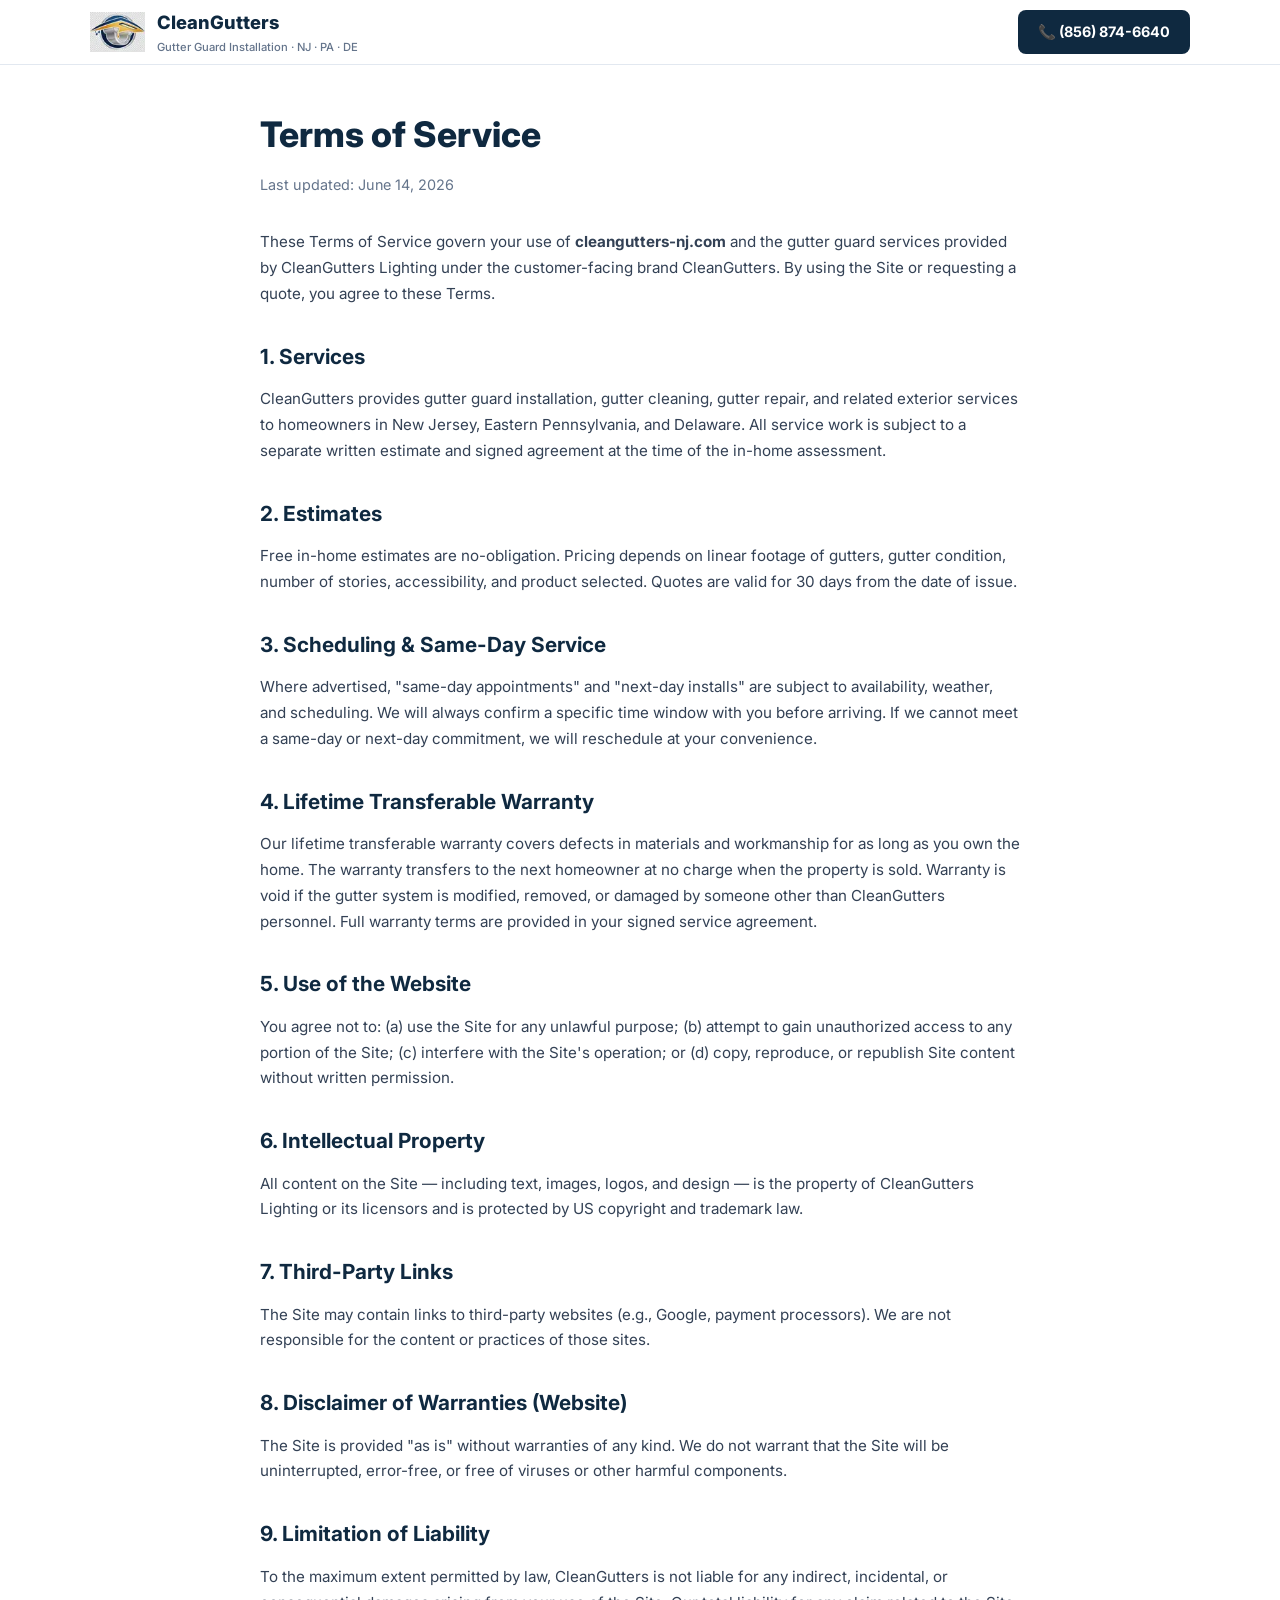
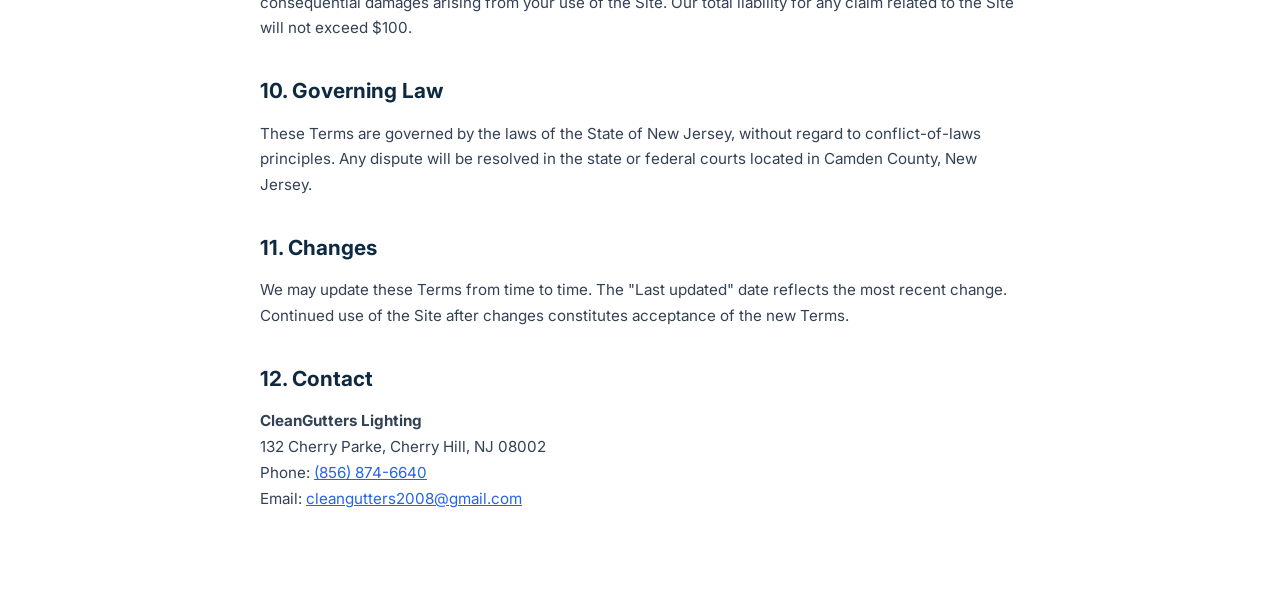
<file: terms.html>
<!DOCTYPE html>
<html lang="en">
<head>
  <meta charset="UTF-8">
  <meta name="viewport" content="width=device-width, initial-scale=1.0">
  <title>Terms of Service | CleanGutters</title>
  <meta name="description" content="Terms of Service for CleanGutters — terms governing use of our website and services.">
  <meta name="robots" content="noindex, follow">
  <link rel="canonical" href="https://cleangutters-nj.com/terms">
  <link rel="preconnect" href="https://fonts.googleapis.com">
  <link rel="preconnect" href="https://fonts.gstatic.com" crossorigin>
  <link href="https://fonts.googleapis.com/css2?family=Inter:wght@400;500;600;700;800;900&display=swap" rel="stylesheet">
  <style>
    :root { --navy: #0f2940; --navy-light: #1a3d5c; --blue: #2563eb; --gold: #f59e0b; --gray-50: #f9fafb; --gray-100: #f1f5f9; --gray-200: #e2e8f0; --gray-500: #64748b; --gray-600: #475569; --gray-700: #334155; --gray-800: #1e293b; --gray-900: #0f172a; }
    * { box-sizing: border-box; margin: 0; padding: 0; }
    body { font-family: 'Inter', -apple-system, BlinkMacSystemFont, 'Segoe UI', Roboto, Helvetica, Arial, sans-serif; color: var(--gray-800); background: #fff; line-height: 1.7; }
    .header { background: #fff; border-bottom: 1px solid var(--gray-200); padding: 0 20px; position: sticky; top: 0; z-index: 100; }
    .header-inner { max-width: 1100px; margin: 0 auto; display: flex; justify-content: space-between; align-items: center; height: 64px; }
    .logo { display: flex; align-items: center; gap: 12px; text-decoration: none; }
    .logo img { height: 40px; }
    .logo-text { font-weight: 800; font-size: 1.15rem; color: var(--navy); }
    .logo-text small { display: block; font-weight: 500; font-size: 0.7rem; color: var(--gray-500); }
    .btn-phone { background: var(--navy); color: #fff; padding: 10px 20px; border-radius: 8px; font-weight: 700; font-size: 0.9rem; text-decoration: none; }
    main { max-width: 800px; margin: 0 auto; padding: 40px 20px 80px; }
    h1 { color: var(--navy); font-size: 2.2rem; margin-bottom: 8px; font-weight: 800; }
    .meta { color: var(--gray-500); font-size: 0.9rem; margin-bottom: 32px; }
    h2 { color: var(--navy); font-size: 1.3rem; margin: 32px 0 12px; font-weight: 700; }
    p, li { color: var(--gray-700); margin-bottom: 12px; font-size: 0.95rem; }
    ul, ol { padding-left: 24px; margin-bottom: 16px; }
    a { color: var(--blue); }
  </style>
</head>
<body>
  <div class="header">
    <div class="header-inner">
      <a href="/" class="logo">
        <img src="/images/logo.webp" alt="CleanGutters professional gutter guard installation">
        <div class="logo-text">CleanGutters<small>Gutter Guard Installation · NJ · PA · DE</small></div>
      </a>
      <a href="tel:8568746640" class="btn-phone">📞 (856) 874-6640</a>
    </div>
  </div>
  <main>
    <h1>Terms of Service</h1>
    <p class="meta">Last updated: June 14, 2026</p>

    <p>These Terms of Service govern your use of <strong>cleangutters-nj.com</strong> and the gutter guard services provided by CleanGutters Lighting under the customer-facing brand CleanGutters. By using the Site or requesting a quote, you agree to these Terms.</p>

    <h2>1. Services</h2>
    <p>CleanGutters provides gutter guard installation, gutter cleaning, gutter repair, and related exterior services to homeowners in New Jersey, Eastern Pennsylvania, and Delaware. All service work is subject to a separate written estimate and signed agreement at the time of the in-home assessment.</p>

    <h2>2. Estimates</h2>
    <p>Free in-home estimates are no-obligation. Pricing depends on linear footage of gutters, gutter condition, number of stories, accessibility, and product selected. Quotes are valid for 30 days from the date of issue.</p>

    <h2>3. Scheduling & Same-Day Service</h2>
    <p>Where advertised, "same-day appointments" and "next-day installs" are subject to availability, weather, and scheduling. We will always confirm a specific time window with you before arriving. If we cannot meet a same-day or next-day commitment, we will reschedule at your convenience.</p>

    <h2>4. Lifetime Transferable Warranty</h2>
    <p>Our lifetime transferable warranty covers defects in materials and workmanship for as long as you own the home. The warranty transfers to the next homeowner at no charge when the property is sold. Warranty is void if the gutter system is modified, removed, or damaged by someone other than CleanGutters personnel. Full warranty terms are provided in your signed service agreement.</p>

    <h2>5. Use of the Website</h2>
    <p>You agree not to: (a) use the Site for any unlawful purpose; (b) attempt to gain unauthorized access to any portion of the Site; (c) interfere with the Site's operation; or (d) copy, reproduce, or republish Site content without written permission.</p>

    <h2>6. Intellectual Property</h2>
    <p>All content on the Site — including text, images, logos, and design — is the property of CleanGutters Lighting or its licensors and is protected by US copyright and trademark law.</p>

    <h2>7. Third-Party Links</h2>
    <p>The Site may contain links to third-party websites (e.g., Google, payment processors). We are not responsible for the content or practices of those sites.</p>

    <h2>8. Disclaimer of Warranties (Website)</h2>
    <p>The Site is provided "as is" without warranties of any kind. We do not warrant that the Site will be uninterrupted, error-free, or free of viruses or other harmful components.</p>

    <h2>9. Limitation of Liability</h2>
    <p>To the maximum extent permitted by law, CleanGutters is not liable for any indirect, incidental, or consequential damages arising from your use of the Site. Our total liability for any claim related to the Site will not exceed $100.</p>

    <h2>10. Governing Law</h2>
    <p>These Terms are governed by the laws of the State of New Jersey, without regard to conflict-of-laws principles. Any dispute will be resolved in the state or federal courts located in Camden County, New Jersey.</p>

    <h2>11. Changes</h2>
    <p>We may update these Terms from time to time. The "Last updated" date reflects the most recent change. Continued use of the Site after changes constitutes acceptance of the new Terms.</p>

    <h2>12. Contact</h2>
    <p>
      <strong>CleanGutters Lighting</strong><br>
      132 Cherry Parke, Cherry Hill, NJ 08002<br>
      Phone: <a href="tel:8568746640">(856) 874-6640</a><br>
      Email: <a href="mailto:cleangutters2008@gmail.com">cleangutters2008@gmail.com</a>
    </p>
  </main>
</body>
</html>
</file>
<file: service-page.css>
*{box-sizing:border-box}html{scroll-behavior:smooth}body{margin:0;font-family:Inter,-apple-system,BlinkMacSystemFont,"Segoe UI",sans-serif;color:#0f172a;background:#fff;line-height:1.6}a{text-decoration:none}img{max-width:100%;display:block}.bar{background:#0f2940;color:#fff;text-align:center;padding:8px 16px;font-size:13px;font-weight:700}.header{position:sticky;top:0;z-index:20;background:rgba(255,255,255,.97);border-bottom:1px solid #e2e8f0}.header-inner{max-width:1180px;margin:auto;min-height:64px;padding:10px 20px;display:flex;align-items:center;justify-content:space-between;gap:16px}.brand{font-size:20px;font-weight:900;color:#0f2940}.brand span{color:#059669}.phone{background:#0f2940;color:#fff;padding:11px 16px;border-radius:9px;font-weight:800}.hero{position:relative;background:#061827;color:#fff;overflow:hidden}.hero:before{content:"";position:absolute;inset:0;background:linear-gradient(90deg,rgba(3,15,25,.96),rgba(3,15,25,.84)),url('/images/repair-work-01.webp') center/cover;opacity:1}.hero-inner{position:relative;max-width:1180px;margin:auto;padding:58px 20px;display:grid;grid-template-columns:minmax(0,1fr) 410px;gap:48px;align-items:center}.eyebrow{display:inline-block;color:#fbbf24;font-weight:900;text-transform:uppercase;letter-spacing:.06em;font-size:13px}.hero h1{font-size:clamp(36px,5vw,58px);line-height:1.05;letter-spacing:-.03em;margin:12px 0 18px}.lead{font-size:19px;color:#e2e8f0;max-width:650px}.checks{display:grid;grid-template-columns:1fr 1fr;gap:10px 18px;padding:0;margin:25px 0;list-style:none}.checks li:before{content:"✓";color:#34d399;font-weight:900;margin-right:8px}.form-card{background:#fff;color:#0f172a;border-radius:18px;padding:26px;box-shadow:0 24px 60px rgba(0,0,0,.28)}.form-card h2{margin:0;font-size:25px;line-height:1.2}.form-card .sub{color:#475569;font-size:14px;margin:7px 0 18px}.field{margin-top:13px}.field label{display:block;font-size:13px;font-weight:800;margin-bottom:5px}.field input{width:100%;border:1.5px solid #cbd5e1;border-radius:9px;padding:13px 14px;font:inherit}.field input:focus{outline:3px solid rgba(5,150,105,.18);border-color:#059669}.submit{width:100%;margin-top:18px;border:0;border-radius:10px;background:#059669;color:#fff;padding:15px;font-size:17px;font-weight:900;cursor:pointer}.fine{font-size:11px;color:#64748b;text-align:center;line-height:1.45;margin:10px 0 0}.status{font-weight:800;font-size:14px;margin:12px 0 0}.trust{border-bottom:1px solid #e2e8f0}.trust-inner{max-width:1080px;margin:auto;padding:24px 20px;display:grid;grid-template-columns:repeat(4,1fr);gap:20px;text-align:center}.trust strong{display:block;font-size:22px;color:#0f2940}.trust span{font-size:13px;color:#64748b}.section{padding:70px 20px}.section.alt{background:#f8fafc}.inner{max-width:1100px;margin:auto}.section h2{font-size:clamp(28px,4vw,42px);line-height:1.12;margin:0 0 14px;color:#0f2940}.section-intro{max-width:760px;color:#475569;font-size:17px}.cards{display:grid;grid-template-columns:repeat(3,1fr);gap:20px;margin-top:34px}.card{border:1px solid #e2e8f0;border-radius:16px;padding:25px;background:#fff;box-shadow:0 8px 24px rgba(15,23,42,.05)}.card h3{margin:0 0 8px;color:#0f2940}.card p{margin:0;color:#475569}.proof{background:#0f2940;color:#fff}.proof h2{color:#fff}.proof .section-intro{color:#dbeafe}.proof-grid{display:grid;grid-template-columns:1fr 1fr;gap:26px;margin-top:30px}.proof-box{background:rgba(255,255,255,.08);border:1px solid rgba(255,255,255,.16);border-radius:16px;padding:25px}.proof-box h3{color:#fbbf24;margin-top:0}.proof-box ul{padding-left:20px;margin-bottom:0}.service-links{display:flex;flex-wrap:wrap;gap:10px;margin-top:28px}.service-links a{border:1px solid #cbd5e1;border-radius:999px;padding:9px 14px;color:#0f2940;font-weight:800;background:#fff}.cta{background:#059669;color:#fff;text-align:center;padding:58px 20px}.cta h2{font-size:36px;line-height:1.15;margin:0}.cta p{font-size:18px}.cta a{display:inline-block;background:#fff;color:#047857;padding:14px 22px;border-radius:10px;font-weight:900;margin:6px}.footer{background:#020617;color:#94a3b8;padding:30px 20px;text-align:center;font-size:13px}.footer a{color:#fbbf24}.mobile{display:none;position:fixed;bottom:0;left:0;right:0;z-index:30;background:#fff;border-top:1px solid #cbd5e1;grid-template-columns:1fr 1fr}.mobile a{text-align:center;padding:14px;font-weight:900;color:#0f2940}.mobile a:last-child{background:#059669;color:#fff}@media(max-width:850px){.hero-inner{grid-template-columns:1fr;gap:25px;padding-top:36px}.form-card{order:-1}.checks{grid-template-columns:1fr}.cards,.proof-grid{grid-template-columns:1fr}.trust-inner{grid-template-columns:1fr 1fr}.phone{font-size:13px}.mobile{display:grid}body{padding-bottom:58px}.section{padding:52px 18px}}
</file>
